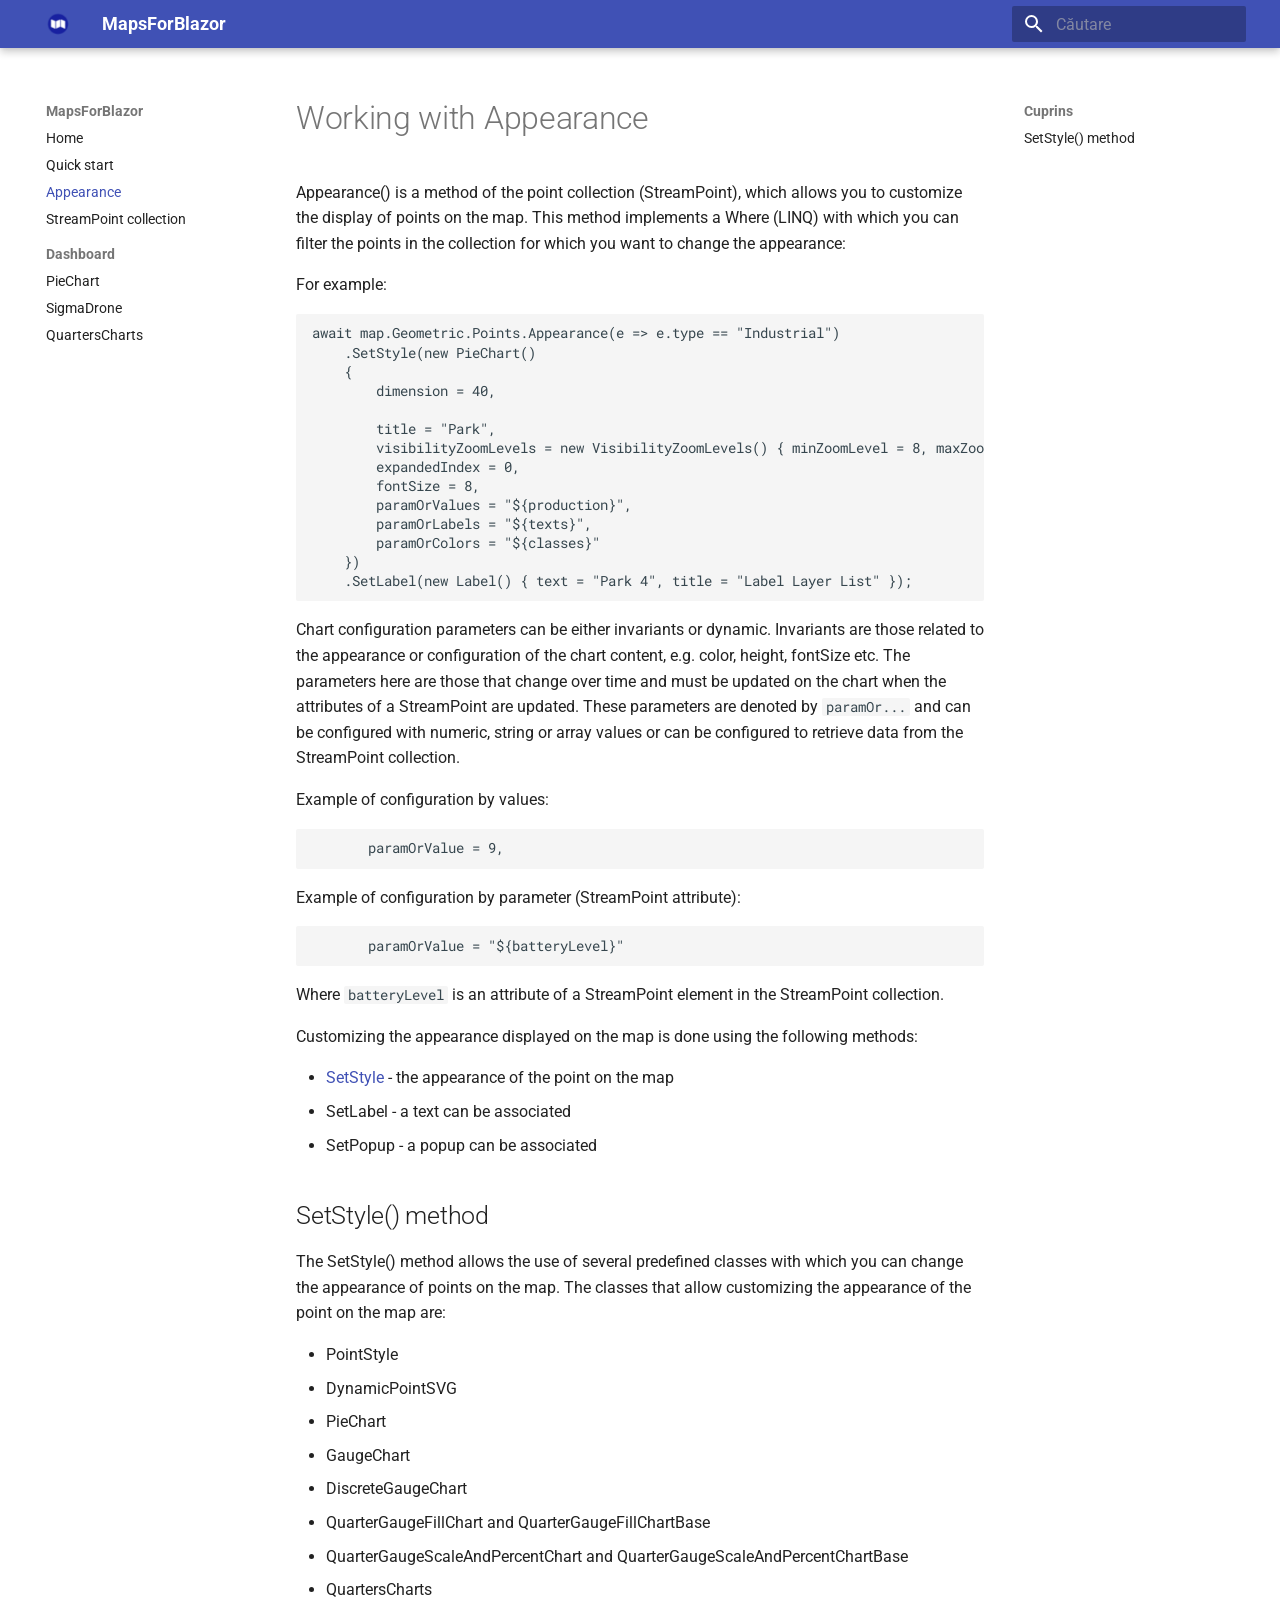
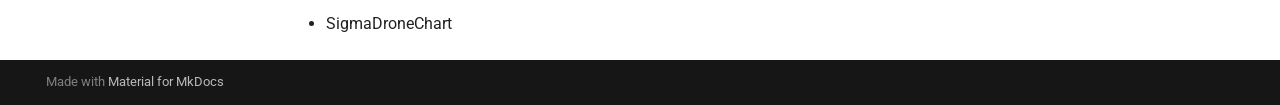
<file: Appearance/index.html>
<!doctype html>
<html lang="ro" class="no-js">
  <head>
    
      <meta charset="utf-8">
      <meta name="viewport" content="width=device-width,initial-scale=1">
      
      
      
      
        <link rel="prev" href="../QuickStart/">
      
      
        <link rel="next" href="../StreamPoint/">
      
      
      <link rel="icon" href="../assets/CAL.png">
      <meta name="generator" content="mkdocs-1.6.1, mkdocs-material-9.5.50">
    
    
      
        <title>Appearance - MapsForBlazor</title>
      
    
    
      <link rel="stylesheet" href="../assets/stylesheets/main.a40c8224.min.css">
      
        
        <link rel="stylesheet" href="../assets/stylesheets/palette.06af60db.min.css">
      
      


    
    
      
    
    
      
        
        
        <link rel="preconnect" href="https://fonts.gstatic.com" crossorigin>
        <link rel="stylesheet" href="https://fonts.googleapis.com/css?family=Roboto:300,300i,400,400i,700,700i%7CRoboto+Mono:400,400i,700,700i&display=fallback">
        <style>:root{--md-text-font:"Roboto";--md-code-font:"Roboto Mono"}</style>
      
    
    
    <script>__md_scope=new URL("..",location),__md_hash=e=>[...e].reduce(((e,_)=>(e<<5)-e+_.charCodeAt(0)),0),__md_get=(e,_=localStorage,t=__md_scope)=>JSON.parse(_.getItem(t.pathname+"."+e)),__md_set=(e,_,t=localStorage,a=__md_scope)=>{try{t.setItem(a.pathname+"."+e,JSON.stringify(_))}catch(e){}}</script>
    
      

    
    
    
  </head>
  
  
    
    
      
    
    
    
    
    <body dir="ltr" data-md-color-scheme="default" data-md-color-primary="indigo" data-md-color-accent="indigo">
  
    
    <input class="md-toggle" data-md-toggle="drawer" type="checkbox" id="__drawer" autocomplete="off">
    <input class="md-toggle" data-md-toggle="search" type="checkbox" id="__search" autocomplete="off">
    <label class="md-overlay" for="__drawer"></label>
    <div data-md-component="skip">
      
        
        <a href="#working-with-appearance" class="md-skip">
          Sari la conținut
        </a>
      
    </div>
    <div data-md-component="announce">
      
    </div>
    
    
      

  

<header class="md-header md-header--shadow" data-md-component="header">
  <nav class="md-header__inner md-grid" aria-label="Antet">
    <a href=".." title="MapsForBlazor" class="md-header__button md-logo" aria-label="MapsForBlazor" data-md-component="logo">
      
  <img src="../assets/CAL.png" alt="logo">

    </a>
    <label class="md-header__button md-icon" for="__drawer">
      
      <svg xmlns="http://www.w3.org/2000/svg" viewBox="0 0 24 24"><path d="M3 6h18v2H3zm0 5h18v2H3zm0 5h18v2H3z"/></svg>
    </label>
    <div class="md-header__title" data-md-component="header-title">
      <div class="md-header__ellipsis">
        <div class="md-header__topic">
          <span class="md-ellipsis">
            MapsForBlazor
          </span>
        </div>
        <div class="md-header__topic" data-md-component="header-topic">
          <span class="md-ellipsis">
            
              Appearance
            
          </span>
        </div>
      </div>
    </div>
    
      
        <form class="md-header__option" data-md-component="palette">
  
    
    
    
    <input class="md-option" data-md-color-media="" data-md-color-scheme="default" data-md-color-primary="indigo" data-md-color-accent="indigo"  aria-hidden="true"  type="radio" name="__palette" id="__palette_0">
    
  
    
    
    
    <input class="md-option" data-md-color-media="" data-md-color-scheme="slate" data-md-color-primary="indigo" data-md-color-accent="indigo"  aria-hidden="true"  type="radio" name="__palette" id="__palette_1">
    
  
</form>
      
    
    
      <script>var palette=__md_get("__palette");if(palette&&palette.color){if("(prefers-color-scheme)"===palette.color.media){var media=matchMedia("(prefers-color-scheme: light)"),input=document.querySelector(media.matches?"[data-md-color-media='(prefers-color-scheme: light)']":"[data-md-color-media='(prefers-color-scheme: dark)']");palette.color.media=input.getAttribute("data-md-color-media"),palette.color.scheme=input.getAttribute("data-md-color-scheme"),palette.color.primary=input.getAttribute("data-md-color-primary"),palette.color.accent=input.getAttribute("data-md-color-accent")}for(var[key,value]of Object.entries(palette.color))document.body.setAttribute("data-md-color-"+key,value)}</script>
    
    
    
      <label class="md-header__button md-icon" for="__search">
        
        <svg xmlns="http://www.w3.org/2000/svg" viewBox="0 0 24 24"><path d="M9.5 3A6.5 6.5 0 0 1 16 9.5c0 1.61-.59 3.09-1.56 4.23l.27.27h.79l5 5-1.5 1.5-5-5v-.79l-.27-.27A6.52 6.52 0 0 1 9.5 16 6.5 6.5 0 0 1 3 9.5 6.5 6.5 0 0 1 9.5 3m0 2C7 5 5 7 5 9.5S7 14 9.5 14 14 12 14 9.5 12 5 9.5 5"/></svg>
      </label>
      <div class="md-search" data-md-component="search" role="dialog">
  <label class="md-search__overlay" for="__search"></label>
  <div class="md-search__inner" role="search">
    <form class="md-search__form" name="search">
      <input type="text" class="md-search__input" name="query" aria-label="Căutare" placeholder="Căutare" autocapitalize="off" autocorrect="off" autocomplete="off" spellcheck="false" data-md-component="search-query" required>
      <label class="md-search__icon md-icon" for="__search">
        
        <svg xmlns="http://www.w3.org/2000/svg" viewBox="0 0 24 24"><path d="M9.5 3A6.5 6.5 0 0 1 16 9.5c0 1.61-.59 3.09-1.56 4.23l.27.27h.79l5 5-1.5 1.5-5-5v-.79l-.27-.27A6.52 6.52 0 0 1 9.5 16 6.5 6.5 0 0 1 3 9.5 6.5 6.5 0 0 1 9.5 3m0 2C7 5 5 7 5 9.5S7 14 9.5 14 14 12 14 9.5 12 5 9.5 5"/></svg>
        
        <svg xmlns="http://www.w3.org/2000/svg" viewBox="0 0 24 24"><path d="M20 11v2H8l5.5 5.5-1.42 1.42L4.16 12l7.92-7.92L13.5 5.5 8 11z"/></svg>
      </label>
      <nav class="md-search__options" aria-label="Caută">
        
        <button type="reset" class="md-search__icon md-icon" title="Resetează" aria-label="Resetează" tabindex="-1">
          
          <svg xmlns="http://www.w3.org/2000/svg" viewBox="0 0 24 24"><path d="M19 6.41 17.59 5 12 10.59 6.41 5 5 6.41 10.59 12 5 17.59 6.41 19 12 13.41 17.59 19 19 17.59 13.41 12z"/></svg>
        </button>
      </nav>
      
    </form>
    <div class="md-search__output">
      <div class="md-search__scrollwrap" tabindex="0" data-md-scrollfix>
        <div class="md-search-result" data-md-component="search-result">
          <div class="md-search-result__meta">
            Inițializare căutare
          </div>
          <ol class="md-search-result__list" role="presentation"></ol>
        </div>
      </div>
    </div>
  </div>
</div>
    
    
  </nav>
  
</header>
    
    <div class="md-container" data-md-component="container">
      
      
        
          
        
      
      <main class="md-main" data-md-component="main">
        <div class="md-main__inner md-grid">
          
            
              
              <div class="md-sidebar md-sidebar--primary" data-md-component="sidebar" data-md-type="navigation" >
                <div class="md-sidebar__scrollwrap">
                  <div class="md-sidebar__inner">
                    



<nav class="md-nav md-nav--primary" aria-label="Navigație" data-md-level="0">
  <label class="md-nav__title" for="__drawer">
    <a href=".." title="MapsForBlazor" class="md-nav__button md-logo" aria-label="MapsForBlazor" data-md-component="logo">
      
  <img src="../assets/CAL.png" alt="logo">

    </a>
    MapsForBlazor
  </label>
  
  <ul class="md-nav__list" data-md-scrollfix>
    
      
      
  
  
  
  
    <li class="md-nav__item">
      <a href=".." class="md-nav__link">
        
  
  <span class="md-ellipsis">
    Home
  </span>
  

      </a>
    </li>
  

    
      
      
  
  
  
  
    <li class="md-nav__item">
      <a href="../QuickStart/" class="md-nav__link">
        
  
  <span class="md-ellipsis">
    Quick start
  </span>
  

      </a>
    </li>
  

    
      
      
  
  
    
  
  
  
    <li class="md-nav__item md-nav__item--active">
      
      <input class="md-nav__toggle md-toggle" type="checkbox" id="__toc">
      
      
        
      
      
        <label class="md-nav__link md-nav__link--active" for="__toc">
          
  
  <span class="md-ellipsis">
    Appearance
  </span>
  

          <span class="md-nav__icon md-icon"></span>
        </label>
      
      <a href="./" class="md-nav__link md-nav__link--active">
        
  
  <span class="md-ellipsis">
    Appearance
  </span>
  

      </a>
      
        

<nav class="md-nav md-nav--secondary" aria-label="Cuprins">
  
  
  
    
  
  
    <label class="md-nav__title" for="__toc">
      <span class="md-nav__icon md-icon"></span>
      Cuprins
    </label>
    <ul class="md-nav__list" data-md-component="toc" data-md-scrollfix>
      
        <li class="md-nav__item">
  <a href="#setstyle-method" class="md-nav__link">
    <span class="md-ellipsis">
      SetStyle() method
    </span>
  </a>
  
</li>
      
    </ul>
  
</nav>
      
    </li>
  

    
      
      
  
  
  
  
    <li class="md-nav__item">
      <a href="../StreamPoint/" class="md-nav__link">
        
  
  <span class="md-ellipsis">
    StreamPoint collection
  </span>
  

      </a>
    </li>
  

    
      
      
  
  
  
  
    
    
    
      
        
        
      
    
    
    <li class="md-nav__item md-nav__item--section md-nav__item--nested">
      
        
        
          
        
        <input class="md-nav__toggle md-toggle md-toggle--indeterminate" type="checkbox" id="__nav_5" >
        
          
          <label class="md-nav__link" for="__nav_5" id="__nav_5_label" tabindex="">
            
  
  <span class="md-ellipsis">
    Dashboard
  </span>
  

            <span class="md-nav__icon md-icon"></span>
          </label>
        
        <nav class="md-nav" data-md-level="1" aria-labelledby="__nav_5_label" aria-expanded="false">
          <label class="md-nav__title" for="__nav_5">
            <span class="md-nav__icon md-icon"></span>
            Dashboard
          </label>
          <ul class="md-nav__list" data-md-scrollfix>
            
              
                
  
  
  
  
    <li class="md-nav__item">
      <a href="../PieChart/" class="md-nav__link">
        
  
  <span class="md-ellipsis">
    PieChart
  </span>
  

      </a>
    </li>
  

              
            
              
                
  
  
  
  
    <li class="md-nav__item">
      <a href="../Drone/" class="md-nav__link">
        
  
  <span class="md-ellipsis">
    SigmaDrone
  </span>
  

      </a>
    </li>
  

              
            
              
                
  
  
  
  
    <li class="md-nav__item">
      <a href="../QuartersCharts/" class="md-nav__link">
        
  
  <span class="md-ellipsis">
    QuartersCharts
  </span>
  

      </a>
    </li>
  

              
            
          </ul>
        </nav>
      
    </li>
  

    
  </ul>
</nav>
                  </div>
                </div>
              </div>
            
            
              
              <div class="md-sidebar md-sidebar--secondary" data-md-component="sidebar" data-md-type="toc" >
                <div class="md-sidebar__scrollwrap">
                  <div class="md-sidebar__inner">
                    

<nav class="md-nav md-nav--secondary" aria-label="Cuprins">
  
  
  
    
  
  
    <label class="md-nav__title" for="__toc">
      <span class="md-nav__icon md-icon"></span>
      Cuprins
    </label>
    <ul class="md-nav__list" data-md-component="toc" data-md-scrollfix>
      
        <li class="md-nav__item">
  <a href="#setstyle-method" class="md-nav__link">
    <span class="md-ellipsis">
      SetStyle() method
    </span>
  </a>
  
</li>
      
    </ul>
  
</nav>
                  </div>
                </div>
              </div>
            
          
          
            <div class="md-content" data-md-component="content">
              <article class="md-content__inner md-typeset">
                
                  


<h1 id="working-with-appearance">Working with Appearance</h1>
<p>Appearance() is a method of the point collection (StreamPoint), which allows you to customize the display of points on the map. This method implements a Where (LINQ) with which you can filter the points in the collection for which you want to change the appearance:</p>
<p>For example:</p>
<pre><code>await map.Geometric.Points.Appearance(e =&gt; e.type == "Industrial")
    .SetStyle(new PieChart()
    {
        dimension = 40,

        title = "Park",
        visibilityZoomLevels = new VisibilityZoomLevels() { minZoomLevel = 8, maxZoomLevel = 10 },
        expandedIndex = 0,
        fontSize = 8,
        paramOrValues = "${production}",
        paramOrLabels = "${texts}",
        paramOrColors = "${classes}"
    })
    .SetLabel(new Label() { text = "Park 4", title = "Label Layer List" });
</code></pre>
<p>Chart configuration parameters can be either invariants or dynamic. Invariants are those related to the appearance or configuration of the chart content, e.g. color, height, fontSize etc.
The parameters here are those that change over time and must be updated on the chart when the attributes of a StreamPoint are updated. 
These parameters are denoted by <code>paramOr...</code> and can be configured with numeric, string or array values ​​or can be configured to retrieve data from the StreamPoint collection.</p>
<p>Example of configuration by values:</p>
<pre><code>       paramOrValue = 9,
</code></pre>
<p>Example of configuration by parameter (StreamPoint attribute):</p>
<pre><code>       paramOrValue = "${batteryLevel}"
</code></pre>
<p>Where <code>batteryLevel</code> is an attribute of a StreamPoint element in the StreamPoint collection.</p>
<p>Customizing the appearance displayed on the map is done using the following methods:</p>
<ul>
<li><a href="https://github.com/ichim/MapsForBlazor-nuget/tree/main/StreamPoint%20Collection/Appearance/SetStyle">SetStyle</a> - the appearance of the point on the map</li>
<li>SetLabel - a text can be associated</li>
<li>SetPopup - a popup can be associated</li>
</ul>
<h2 id="setstyle-method">SetStyle() method</h2>
<p>The SetStyle() method allows the use of several predefined classes with which you can change the appearance of points on the map.
The classes that allow customizing the appearance of the point on the map are:</p>
<ul>
<li>PointStyle</li>
<li>DynamicPointSVG</li>
<li>PieChart</li>
<li>GaugeChart</li>
<li>DiscreteGaugeChart</li>
<li>QuarterGaugeFillChart and QuarterGaugeFillChartBase</li>
<li>QuarterGaugeScaleAndPercentChart and QuarterGaugeScaleAndPercentChartBase</li>
<li>QuartersCharts</li>
<li>SigmaDroneChart</li>
</ul>












                
              </article>
            </div>
          
          
<script>var target=document.getElementById(location.hash.slice(1));target&&target.name&&(target.checked=target.name.startsWith("__tabbed_"))</script>
        </div>
        
      </main>
      
        <footer class="md-footer">
  
  <div class="md-footer-meta md-typeset">
    <div class="md-footer-meta__inner md-grid">
      <div class="md-copyright">
  
  
    Made with
    <a href="https://squidfunk.github.io/mkdocs-material/" target="_blank" rel="noopener">
      Material for MkDocs
    </a>
  
</div>
      
    </div>
  </div>
</footer>
      
    </div>
    <div class="md-dialog" data-md-component="dialog">
      <div class="md-dialog__inner md-typeset"></div>
    </div>
    
    
    <script id="__config" type="application/json">{"base": "..", "features": ["navigation.sections", "navigation.expand"], "search": "../assets/javascripts/workers/search.f8cc74c7.min.js", "translations": {"clipboard.copied": "Copiat \u00een clipboard", "clipboard.copy": "Copiaz\u0103 \u00een clipboard", "search.result.more.one": "\u00cenc\u0103 1 pe aceast\u0103 pagin\u0103", "search.result.more.other": "\u00cenc\u0103 # pe aceast\u0103 pagin\u0103", "search.result.none": "Nu a fost g\u0103sit niciun document", "search.result.one": "1 document g\u0103sit", "search.result.other": "# documente g\u0103site", "search.result.placeholder": "Tasteaz\u0103 pentru a \u00eencepe c\u0103utarea", "search.result.term.missing": "Lips\u0103", "select.version": "Selecteaz\u0103 versuine"}}</script>
    
    
      <script src="../assets/javascripts/bundle.60a45f97.min.js"></script>
      
    
  </body>
</html>
</file>
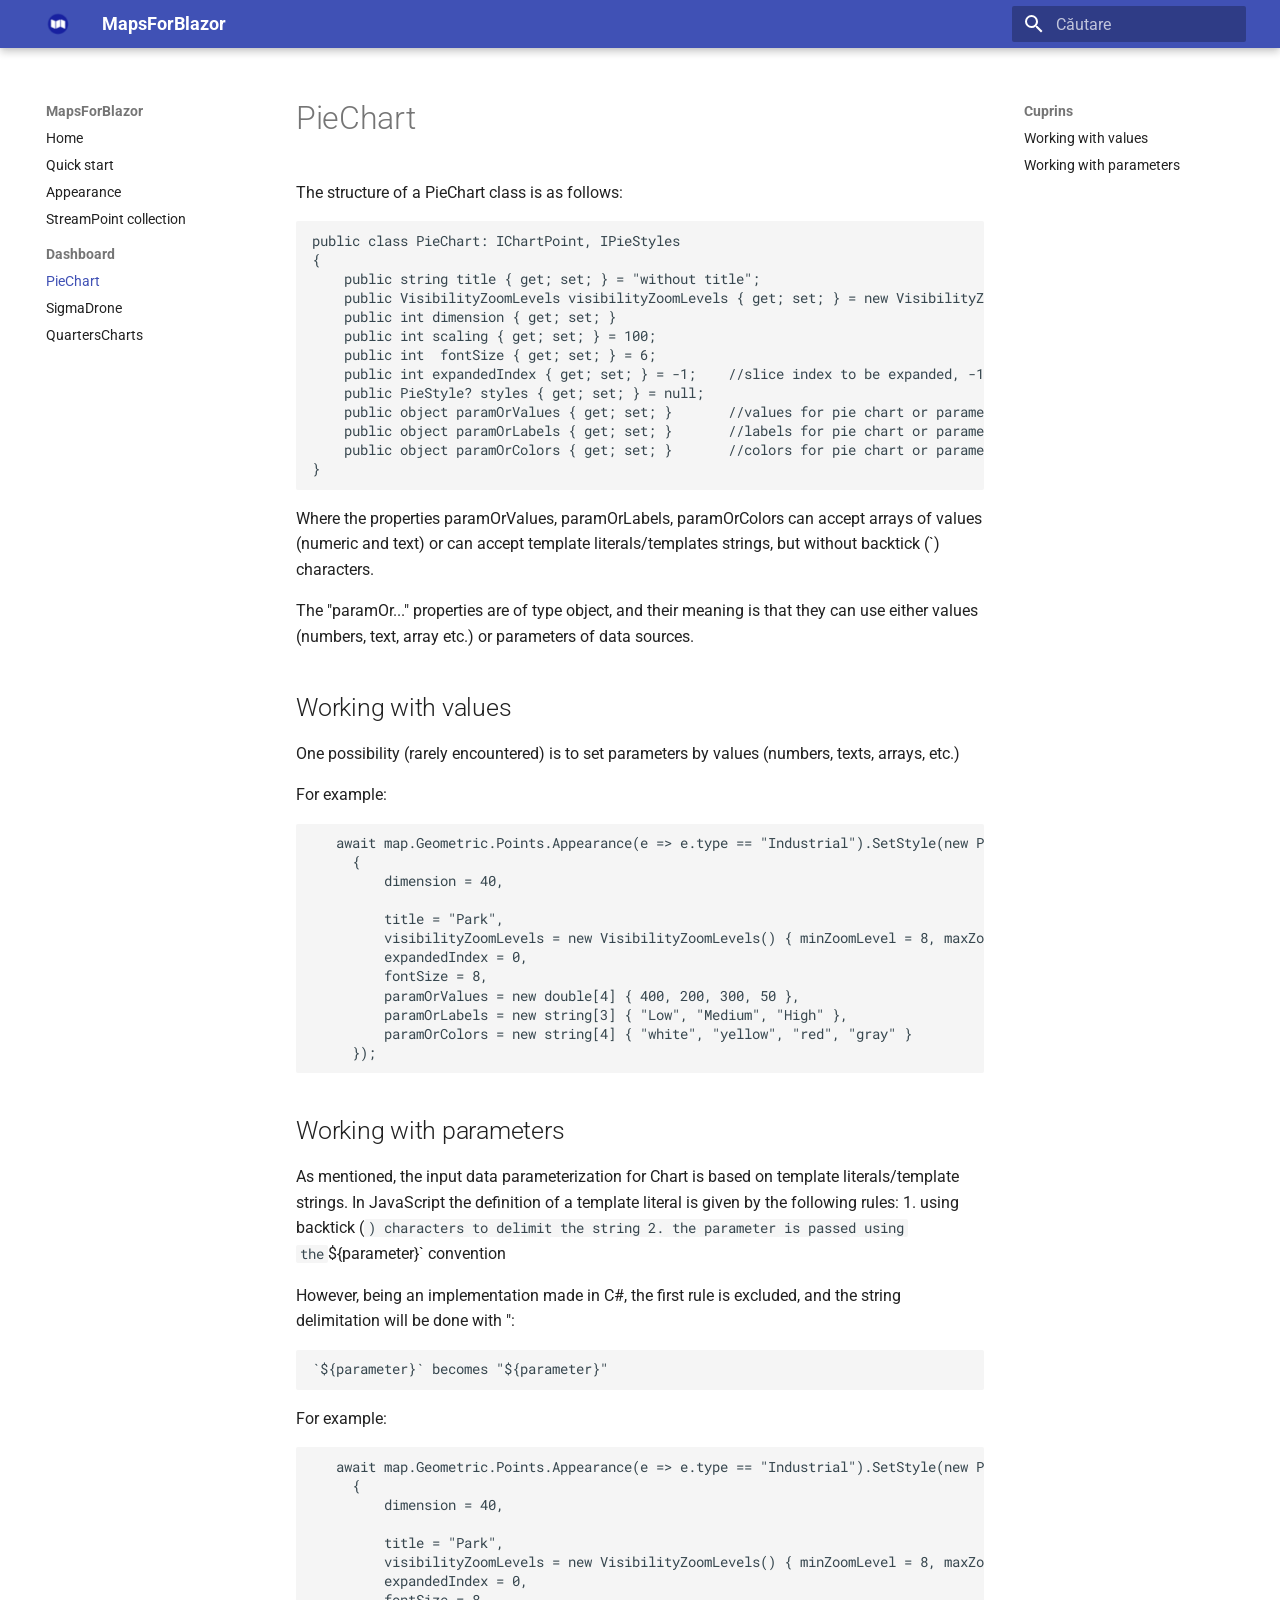
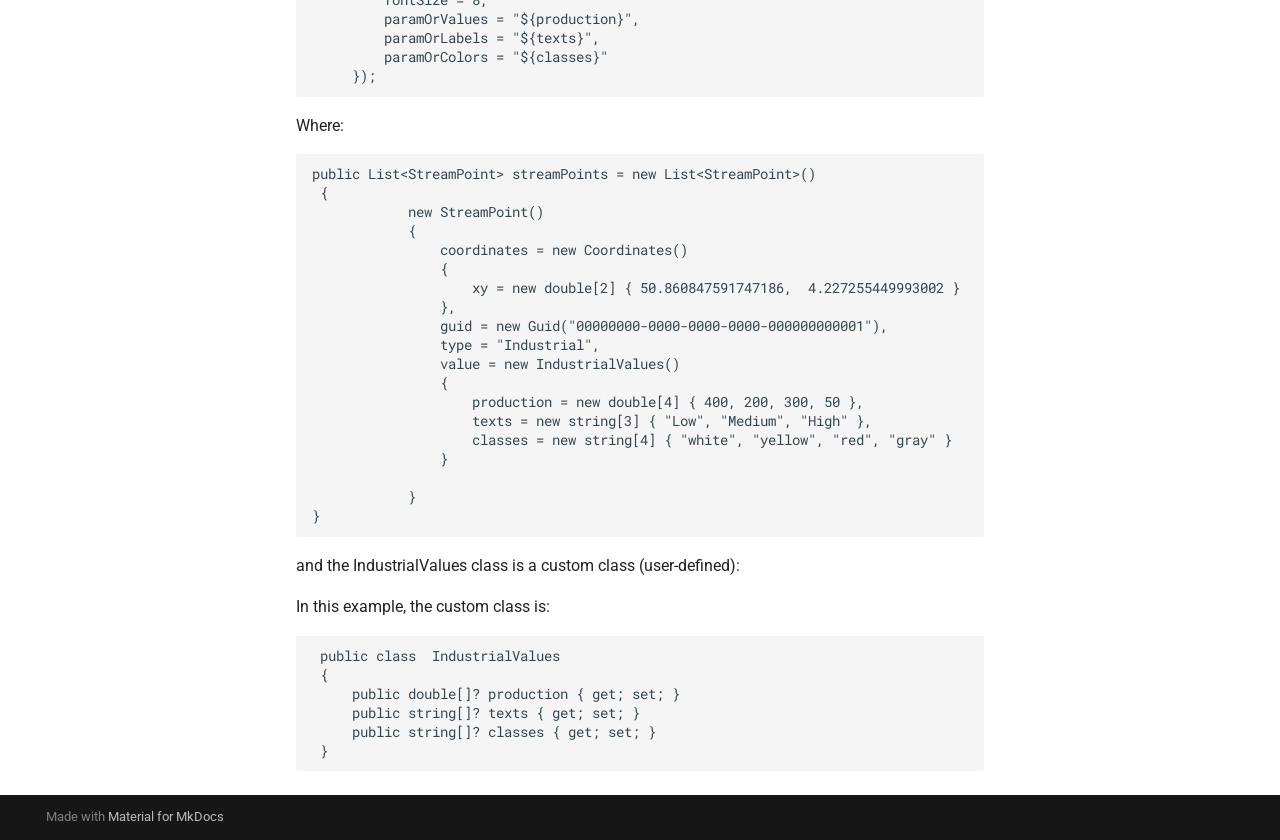
<file: PieChart/index.html>
<!doctype html>
<html lang="ro" class="no-js">
  <head>
    
      <meta charset="utf-8">
      <meta name="viewport" content="width=device-width,initial-scale=1">
      
      
      
      
        <link rel="prev" href="../StreamPoint/">
      
      
        <link rel="next" href="../Drone/">
      
      
      <link rel="icon" href="../assets/CAL.png">
      <meta name="generator" content="mkdocs-1.6.1, mkdocs-material-9.5.50">
    
    
      
        <title>PieChart - MapsForBlazor</title>
      
    
    
      <link rel="stylesheet" href="../assets/stylesheets/main.a40c8224.min.css">
      
        
        <link rel="stylesheet" href="../assets/stylesheets/palette.06af60db.min.css">
      
      


    
    
      
    
    
      
        
        
        <link rel="preconnect" href="https://fonts.gstatic.com" crossorigin>
        <link rel="stylesheet" href="https://fonts.googleapis.com/css?family=Roboto:300,300i,400,400i,700,700i%7CRoboto+Mono:400,400i,700,700i&display=fallback">
        <style>:root{--md-text-font:"Roboto";--md-code-font:"Roboto Mono"}</style>
      
    
    
    <script>__md_scope=new URL("..",location),__md_hash=e=>[...e].reduce(((e,_)=>(e<<5)-e+_.charCodeAt(0)),0),__md_get=(e,_=localStorage,t=__md_scope)=>JSON.parse(_.getItem(t.pathname+"."+e)),__md_set=(e,_,t=localStorage,a=__md_scope)=>{try{t.setItem(a.pathname+"."+e,JSON.stringify(_))}catch(e){}}</script>
    
      

    
    
    
  </head>
  
  
    
    
      
    
    
    
    
    <body dir="ltr" data-md-color-scheme="default" data-md-color-primary="indigo" data-md-color-accent="indigo">
  
    
    <input class="md-toggle" data-md-toggle="drawer" type="checkbox" id="__drawer" autocomplete="off">
    <input class="md-toggle" data-md-toggle="search" type="checkbox" id="__search" autocomplete="off">
    <label class="md-overlay" for="__drawer"></label>
    <div data-md-component="skip">
      
        
        <a href="#piechart" class="md-skip">
          Sari la conținut
        </a>
      
    </div>
    <div data-md-component="announce">
      
    </div>
    
    
      

  

<header class="md-header md-header--shadow" data-md-component="header">
  <nav class="md-header__inner md-grid" aria-label="Antet">
    <a href=".." title="MapsForBlazor" class="md-header__button md-logo" aria-label="MapsForBlazor" data-md-component="logo">
      
  <img src="../assets/CAL.png" alt="logo">

    </a>
    <label class="md-header__button md-icon" for="__drawer">
      
      <svg xmlns="http://www.w3.org/2000/svg" viewBox="0 0 24 24"><path d="M3 6h18v2H3zm0 5h18v2H3zm0 5h18v2H3z"/></svg>
    </label>
    <div class="md-header__title" data-md-component="header-title">
      <div class="md-header__ellipsis">
        <div class="md-header__topic">
          <span class="md-ellipsis">
            MapsForBlazor
          </span>
        </div>
        <div class="md-header__topic" data-md-component="header-topic">
          <span class="md-ellipsis">
            
              PieChart
            
          </span>
        </div>
      </div>
    </div>
    
      
        <form class="md-header__option" data-md-component="palette">
  
    
    
    
    <input class="md-option" data-md-color-media="" data-md-color-scheme="default" data-md-color-primary="indigo" data-md-color-accent="indigo"  aria-hidden="true"  type="radio" name="__palette" id="__palette_0">
    
  
    
    
    
    <input class="md-option" data-md-color-media="" data-md-color-scheme="slate" data-md-color-primary="indigo" data-md-color-accent="indigo"  aria-hidden="true"  type="radio" name="__palette" id="__palette_1">
    
  
</form>
      
    
    
      <script>var palette=__md_get("__palette");if(palette&&palette.color){if("(prefers-color-scheme)"===palette.color.media){var media=matchMedia("(prefers-color-scheme: light)"),input=document.querySelector(media.matches?"[data-md-color-media='(prefers-color-scheme: light)']":"[data-md-color-media='(prefers-color-scheme: dark)']");palette.color.media=input.getAttribute("data-md-color-media"),palette.color.scheme=input.getAttribute("data-md-color-scheme"),palette.color.primary=input.getAttribute("data-md-color-primary"),palette.color.accent=input.getAttribute("data-md-color-accent")}for(var[key,value]of Object.entries(palette.color))document.body.setAttribute("data-md-color-"+key,value)}</script>
    
    
    
      <label class="md-header__button md-icon" for="__search">
        
        <svg xmlns="http://www.w3.org/2000/svg" viewBox="0 0 24 24"><path d="M9.5 3A6.5 6.5 0 0 1 16 9.5c0 1.61-.59 3.09-1.56 4.23l.27.27h.79l5 5-1.5 1.5-5-5v-.79l-.27-.27A6.52 6.52 0 0 1 9.5 16 6.5 6.5 0 0 1 3 9.5 6.5 6.5 0 0 1 9.5 3m0 2C7 5 5 7 5 9.5S7 14 9.5 14 14 12 14 9.5 12 5 9.5 5"/></svg>
      </label>
      <div class="md-search" data-md-component="search" role="dialog">
  <label class="md-search__overlay" for="__search"></label>
  <div class="md-search__inner" role="search">
    <form class="md-search__form" name="search">
      <input type="text" class="md-search__input" name="query" aria-label="Căutare" placeholder="Căutare" autocapitalize="off" autocorrect="off" autocomplete="off" spellcheck="false" data-md-component="search-query" required>
      <label class="md-search__icon md-icon" for="__search">
        
        <svg xmlns="http://www.w3.org/2000/svg" viewBox="0 0 24 24"><path d="M9.5 3A6.5 6.5 0 0 1 16 9.5c0 1.61-.59 3.09-1.56 4.23l.27.27h.79l5 5-1.5 1.5-5-5v-.79l-.27-.27A6.52 6.52 0 0 1 9.5 16 6.5 6.5 0 0 1 3 9.5 6.5 6.5 0 0 1 9.5 3m0 2C7 5 5 7 5 9.5S7 14 9.5 14 14 12 14 9.5 12 5 9.5 5"/></svg>
        
        <svg xmlns="http://www.w3.org/2000/svg" viewBox="0 0 24 24"><path d="M20 11v2H8l5.5 5.5-1.42 1.42L4.16 12l7.92-7.92L13.5 5.5 8 11z"/></svg>
      </label>
      <nav class="md-search__options" aria-label="Caută">
        
        <button type="reset" class="md-search__icon md-icon" title="Resetează" aria-label="Resetează" tabindex="-1">
          
          <svg xmlns="http://www.w3.org/2000/svg" viewBox="0 0 24 24"><path d="M19 6.41 17.59 5 12 10.59 6.41 5 5 6.41 10.59 12 5 17.59 6.41 19 12 13.41 17.59 19 19 17.59 13.41 12z"/></svg>
        </button>
      </nav>
      
    </form>
    <div class="md-search__output">
      <div class="md-search__scrollwrap" tabindex="0" data-md-scrollfix>
        <div class="md-search-result" data-md-component="search-result">
          <div class="md-search-result__meta">
            Inițializare căutare
          </div>
          <ol class="md-search-result__list" role="presentation"></ol>
        </div>
      </div>
    </div>
  </div>
</div>
    
    
  </nav>
  
</header>
    
    <div class="md-container" data-md-component="container">
      
      
        
          
        
      
      <main class="md-main" data-md-component="main">
        <div class="md-main__inner md-grid">
          
            
              
              <div class="md-sidebar md-sidebar--primary" data-md-component="sidebar" data-md-type="navigation" >
                <div class="md-sidebar__scrollwrap">
                  <div class="md-sidebar__inner">
                    



<nav class="md-nav md-nav--primary" aria-label="Navigație" data-md-level="0">
  <label class="md-nav__title" for="__drawer">
    <a href=".." title="MapsForBlazor" class="md-nav__button md-logo" aria-label="MapsForBlazor" data-md-component="logo">
      
  <img src="../assets/CAL.png" alt="logo">

    </a>
    MapsForBlazor
  </label>
  
  <ul class="md-nav__list" data-md-scrollfix>
    
      
      
  
  
  
  
    <li class="md-nav__item">
      <a href=".." class="md-nav__link">
        
  
  <span class="md-ellipsis">
    Home
  </span>
  

      </a>
    </li>
  

    
      
      
  
  
  
  
    <li class="md-nav__item">
      <a href="../QuickStart/" class="md-nav__link">
        
  
  <span class="md-ellipsis">
    Quick start
  </span>
  

      </a>
    </li>
  

    
      
      
  
  
  
  
    <li class="md-nav__item">
      <a href="../Appearance/" class="md-nav__link">
        
  
  <span class="md-ellipsis">
    Appearance
  </span>
  

      </a>
    </li>
  

    
      
      
  
  
  
  
    <li class="md-nav__item">
      <a href="../StreamPoint/" class="md-nav__link">
        
  
  <span class="md-ellipsis">
    StreamPoint collection
  </span>
  

      </a>
    </li>
  

    
      
      
  
  
    
  
  
  
    
    
    
      
        
        
      
    
    
    <li class="md-nav__item md-nav__item--active md-nav__item--section md-nav__item--nested">
      
        
        
        <input class="md-nav__toggle md-toggle " type="checkbox" id="__nav_5" checked>
        
          
          <label class="md-nav__link" for="__nav_5" id="__nav_5_label" tabindex="">
            
  
  <span class="md-ellipsis">
    Dashboard
  </span>
  

            <span class="md-nav__icon md-icon"></span>
          </label>
        
        <nav class="md-nav" data-md-level="1" aria-labelledby="__nav_5_label" aria-expanded="true">
          <label class="md-nav__title" for="__nav_5">
            <span class="md-nav__icon md-icon"></span>
            Dashboard
          </label>
          <ul class="md-nav__list" data-md-scrollfix>
            
              
                
  
  
    
  
  
  
    <li class="md-nav__item md-nav__item--active">
      
      <input class="md-nav__toggle md-toggle" type="checkbox" id="__toc">
      
      
        
      
      
        <label class="md-nav__link md-nav__link--active" for="__toc">
          
  
  <span class="md-ellipsis">
    PieChart
  </span>
  

          <span class="md-nav__icon md-icon"></span>
        </label>
      
      <a href="./" class="md-nav__link md-nav__link--active">
        
  
  <span class="md-ellipsis">
    PieChart
  </span>
  

      </a>
      
        

<nav class="md-nav md-nav--secondary" aria-label="Cuprins">
  
  
  
    
  
  
    <label class="md-nav__title" for="__toc">
      <span class="md-nav__icon md-icon"></span>
      Cuprins
    </label>
    <ul class="md-nav__list" data-md-component="toc" data-md-scrollfix>
      
        <li class="md-nav__item">
  <a href="#working-with-values" class="md-nav__link">
    <span class="md-ellipsis">
      Working with values
    </span>
  </a>
  
</li>
      
        <li class="md-nav__item">
  <a href="#working-with-parameters" class="md-nav__link">
    <span class="md-ellipsis">
      Working with parameters
    </span>
  </a>
  
</li>
      
    </ul>
  
</nav>
      
    </li>
  

              
            
              
                
  
  
  
  
    <li class="md-nav__item">
      <a href="../Drone/" class="md-nav__link">
        
  
  <span class="md-ellipsis">
    SigmaDrone
  </span>
  

      </a>
    </li>
  

              
            
              
                
  
  
  
  
    <li class="md-nav__item">
      <a href="../QuartersCharts/" class="md-nav__link">
        
  
  <span class="md-ellipsis">
    QuartersCharts
  </span>
  

      </a>
    </li>
  

              
            
          </ul>
        </nav>
      
    </li>
  

    
  </ul>
</nav>
                  </div>
                </div>
              </div>
            
            
              
              <div class="md-sidebar md-sidebar--secondary" data-md-component="sidebar" data-md-type="toc" >
                <div class="md-sidebar__scrollwrap">
                  <div class="md-sidebar__inner">
                    

<nav class="md-nav md-nav--secondary" aria-label="Cuprins">
  
  
  
    
  
  
    <label class="md-nav__title" for="__toc">
      <span class="md-nav__icon md-icon"></span>
      Cuprins
    </label>
    <ul class="md-nav__list" data-md-component="toc" data-md-scrollfix>
      
        <li class="md-nav__item">
  <a href="#working-with-values" class="md-nav__link">
    <span class="md-ellipsis">
      Working with values
    </span>
  </a>
  
</li>
      
        <li class="md-nav__item">
  <a href="#working-with-parameters" class="md-nav__link">
    <span class="md-ellipsis">
      Working with parameters
    </span>
  </a>
  
</li>
      
    </ul>
  
</nav>
                  </div>
                </div>
              </div>
            
          
          
            <div class="md-content" data-md-component="content">
              <article class="md-content__inner md-typeset">
                
                  


<h1 id="piechart">PieChart</h1>
<p>The structure of a PieChart class is as follows:</p>
<pre><code>public class PieChart: IChartPoint, IPieStyles
{
    public string title { get; set; } = "without title";
    public VisibilityZoomLevels visibilityZoomLevels { get; set; } = new VisibilityZoomLevels();
    public int dimension { get; set; }
    public int scaling { get; set; } = 100;
    public int  fontSize { get; set; } = 6;
    public int expandedIndex { get; set; } = -1;    //slice index to be expanded, -1 means no slice is expanded
    public PieStyle? styles { get; set; } = null;
    public object paramOrValues { get; set; }       //values for pie chart or parameter ${parameterValues}
    public object paramOrLabels { get; set; }       //labels for pie chart or parameter ${parameterLabels}
    public object paramOrColors { get; set; }       //colors for pie chart or parameter ${parameterColors}
}
</code></pre>
<p>Where the properties paramOrValues, paramOrLabels, paramOrColors can accept arrays of values ​​(numeric and text) or can accept template literals/templates strings, but without backtick (`) characters.</p>
<p>The "paramOr..." properties are of type object, and their meaning is that they can use either values ​​(numbers, text, array etc.) or parameters of data sources.</p>
<h2 id="working-with-values">Working with values</h2>
<p>One possibility (rarely encountered) is to set parameters by values ​​(numbers, texts, arrays, etc.)</p>
<p>For example:</p>
<pre><code>   await map.Geometric.Points.Appearance(e =&gt; e.type == "Industrial").SetStyle(new PieChart()
     {
         dimension = 40,

         title = "Park",
         visibilityZoomLevels = new VisibilityZoomLevels() { minZoomLevel = 8, maxZoomLevel = 10 },
         expandedIndex = 0,
         fontSize = 8,
         paramOrValues = new double[4] { 400, 200, 300, 50 },
         paramOrLabels = new string[3] { "Low", "Medium", "High" },
         paramOrColors = new string[4] { "white", "yellow", "red", "gray" }
     });
</code></pre>
<h2 id="working-with-parameters">Working with parameters</h2>
<p>As mentioned, the input data parameterization for Chart is based on template literals/template strings.
In JavaScript the definition of a template literal is given by the following rules:
1. using backtick (<code>) characters to delimit the string
2. the parameter is passed using the</code>${parameter}` convention</p>
<p>However, being an implementation made in C#, the first rule is excluded, and the string delimitation will be done with ":</p>
<pre><code>`${parameter}` becomes "${parameter}"
</code></pre>
<p>For example:</p>
<pre><code>   await map.Geometric.Points.Appearance(e =&gt; e.type == "Industrial").SetStyle(new PieChart()
     {
         dimension = 40,

         title = "Park",
         visibilityZoomLevels = new VisibilityZoomLevels() { minZoomLevel = 8, maxZoomLevel = 10 },
         expandedIndex = 0,
         fontSize = 8,
         paramOrValues = "${production}",
         paramOrLabels = "${texts}",
         paramOrColors = "${classes}"
     });
</code></pre>
<p>Where:</p>
<pre><code>public List&lt;StreamPoint&gt; streamPoints = new List&lt;StreamPoint&gt;()
 {
            new StreamPoint()
            {
                coordinates = new Coordinates()
                {
                    xy = new double[2] { 50.860847591747186,  4.227255449993002 }
                },
                guid = new Guid("00000000-0000-0000-0000-000000000001"),
                type = "Industrial",
                value = new IndustrialValues()
                {
                    production = new double[4] { 400, 200, 300, 50 },
                    texts = new string[3] { "Low", "Medium", "High" },
                    classes = new string[4] { "white", "yellow", "red", "gray" }
                }

            }
}
</code></pre>
<p>and the IndustrialValues class is a custom class (user-defined):</p>
<p>In this example, the custom class is:</p>
<pre><code> public class  IndustrialValues
 {
     public double[]? production { get; set; }
     public string[]? texts { get; set; }
     public string[]? classes { get; set; }
 }
</code></pre>












                
              </article>
            </div>
          
          
<script>var target=document.getElementById(location.hash.slice(1));target&&target.name&&(target.checked=target.name.startsWith("__tabbed_"))</script>
        </div>
        
      </main>
      
        <footer class="md-footer">
  
  <div class="md-footer-meta md-typeset">
    <div class="md-footer-meta__inner md-grid">
      <div class="md-copyright">
  
  
    Made with
    <a href="https://squidfunk.github.io/mkdocs-material/" target="_blank" rel="noopener">
      Material for MkDocs
    </a>
  
</div>
      
    </div>
  </div>
</footer>
      
    </div>
    <div class="md-dialog" data-md-component="dialog">
      <div class="md-dialog__inner md-typeset"></div>
    </div>
    
    
    <script id="__config" type="application/json">{"base": "..", "features": ["navigation.sections", "navigation.expand"], "search": "../assets/javascripts/workers/search.f8cc74c7.min.js", "translations": {"clipboard.copied": "Copiat \u00een clipboard", "clipboard.copy": "Copiaz\u0103 \u00een clipboard", "search.result.more.one": "\u00cenc\u0103 1 pe aceast\u0103 pagin\u0103", "search.result.more.other": "\u00cenc\u0103 # pe aceast\u0103 pagin\u0103", "search.result.none": "Nu a fost g\u0103sit niciun document", "search.result.one": "1 document g\u0103sit", "search.result.other": "# documente g\u0103site", "search.result.placeholder": "Tasteaz\u0103 pentru a \u00eencepe c\u0103utarea", "search.result.term.missing": "Lips\u0103", "select.version": "Selecteaz\u0103 versuine"}}</script>
    
    
      <script src="../assets/javascripts/bundle.60a45f97.min.js"></script>
      
    
  </body>
</html>
</file>
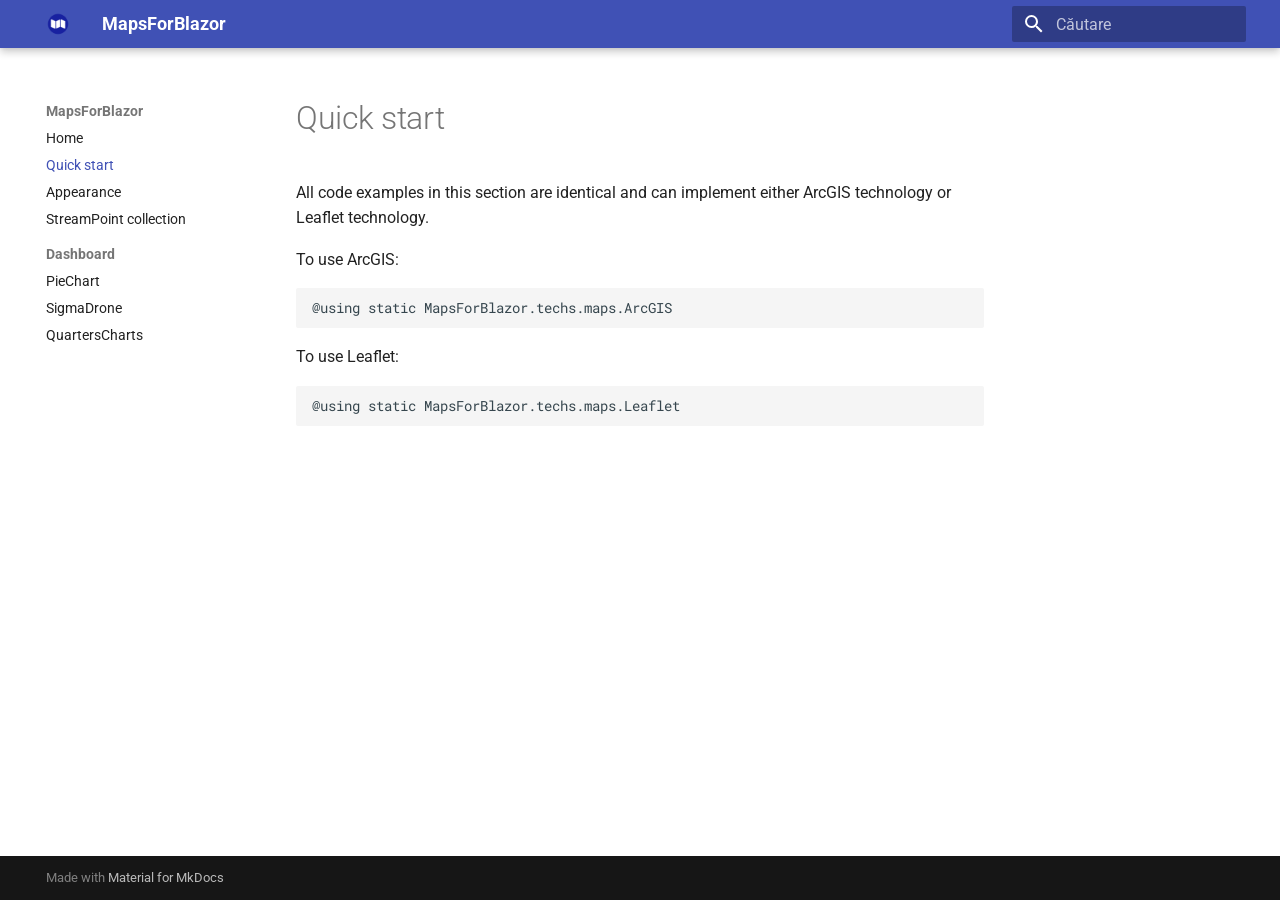
<file: QuickStart/index.html>
<!doctype html>
<html lang="ro" class="no-js">
  <head>
    
      <meta charset="utf-8">
      <meta name="viewport" content="width=device-width,initial-scale=1">
      
      
      
      
        <link rel="prev" href="..">
      
      
        <link rel="next" href="../Appearance/">
      
      
      <link rel="icon" href="../assets/CAL.png">
      <meta name="generator" content="mkdocs-1.6.1, mkdocs-material-9.5.50">
    
    
      
        <title>Quick start - MapsForBlazor</title>
      
    
    
      <link rel="stylesheet" href="../assets/stylesheets/main.a40c8224.min.css">
      
        
        <link rel="stylesheet" href="../assets/stylesheets/palette.06af60db.min.css">
      
      


    
    
      
    
    
      
        
        
        <link rel="preconnect" href="https://fonts.gstatic.com" crossorigin>
        <link rel="stylesheet" href="https://fonts.googleapis.com/css?family=Roboto:300,300i,400,400i,700,700i%7CRoboto+Mono:400,400i,700,700i&display=fallback">
        <style>:root{--md-text-font:"Roboto";--md-code-font:"Roboto Mono"}</style>
      
    
    
    <script>__md_scope=new URL("..",location),__md_hash=e=>[...e].reduce(((e,_)=>(e<<5)-e+_.charCodeAt(0)),0),__md_get=(e,_=localStorage,t=__md_scope)=>JSON.parse(_.getItem(t.pathname+"."+e)),__md_set=(e,_,t=localStorage,a=__md_scope)=>{try{t.setItem(a.pathname+"."+e,JSON.stringify(_))}catch(e){}}</script>
    
      

    
    
    
  </head>
  
  
    
    
      
    
    
    
    
    <body dir="ltr" data-md-color-scheme="default" data-md-color-primary="indigo" data-md-color-accent="indigo">
  
    
    <input class="md-toggle" data-md-toggle="drawer" type="checkbox" id="__drawer" autocomplete="off">
    <input class="md-toggle" data-md-toggle="search" type="checkbox" id="__search" autocomplete="off">
    <label class="md-overlay" for="__drawer"></label>
    <div data-md-component="skip">
      
        
        <a href="#quick-start" class="md-skip">
          Sari la conținut
        </a>
      
    </div>
    <div data-md-component="announce">
      
    </div>
    
    
      

  

<header class="md-header md-header--shadow" data-md-component="header">
  <nav class="md-header__inner md-grid" aria-label="Antet">
    <a href=".." title="MapsForBlazor" class="md-header__button md-logo" aria-label="MapsForBlazor" data-md-component="logo">
      
  <img src="../assets/CAL.png" alt="logo">

    </a>
    <label class="md-header__button md-icon" for="__drawer">
      
      <svg xmlns="http://www.w3.org/2000/svg" viewBox="0 0 24 24"><path d="M3 6h18v2H3zm0 5h18v2H3zm0 5h18v2H3z"/></svg>
    </label>
    <div class="md-header__title" data-md-component="header-title">
      <div class="md-header__ellipsis">
        <div class="md-header__topic">
          <span class="md-ellipsis">
            MapsForBlazor
          </span>
        </div>
        <div class="md-header__topic" data-md-component="header-topic">
          <span class="md-ellipsis">
            
              Quick start
            
          </span>
        </div>
      </div>
    </div>
    
      
        <form class="md-header__option" data-md-component="palette">
  
    
    
    
    <input class="md-option" data-md-color-media="" data-md-color-scheme="default" data-md-color-primary="indigo" data-md-color-accent="indigo"  aria-hidden="true"  type="radio" name="__palette" id="__palette_0">
    
  
    
    
    
    <input class="md-option" data-md-color-media="" data-md-color-scheme="slate" data-md-color-primary="indigo" data-md-color-accent="indigo"  aria-hidden="true"  type="radio" name="__palette" id="__palette_1">
    
  
</form>
      
    
    
      <script>var palette=__md_get("__palette");if(palette&&palette.color){if("(prefers-color-scheme)"===palette.color.media){var media=matchMedia("(prefers-color-scheme: light)"),input=document.querySelector(media.matches?"[data-md-color-media='(prefers-color-scheme: light)']":"[data-md-color-media='(prefers-color-scheme: dark)']");palette.color.media=input.getAttribute("data-md-color-media"),palette.color.scheme=input.getAttribute("data-md-color-scheme"),palette.color.primary=input.getAttribute("data-md-color-primary"),palette.color.accent=input.getAttribute("data-md-color-accent")}for(var[key,value]of Object.entries(palette.color))document.body.setAttribute("data-md-color-"+key,value)}</script>
    
    
    
      <label class="md-header__button md-icon" for="__search">
        
        <svg xmlns="http://www.w3.org/2000/svg" viewBox="0 0 24 24"><path d="M9.5 3A6.5 6.5 0 0 1 16 9.5c0 1.61-.59 3.09-1.56 4.23l.27.27h.79l5 5-1.5 1.5-5-5v-.79l-.27-.27A6.52 6.52 0 0 1 9.5 16 6.5 6.5 0 0 1 3 9.5 6.5 6.5 0 0 1 9.5 3m0 2C7 5 5 7 5 9.5S7 14 9.5 14 14 12 14 9.5 12 5 9.5 5"/></svg>
      </label>
      <div class="md-search" data-md-component="search" role="dialog">
  <label class="md-search__overlay" for="__search"></label>
  <div class="md-search__inner" role="search">
    <form class="md-search__form" name="search">
      <input type="text" class="md-search__input" name="query" aria-label="Căutare" placeholder="Căutare" autocapitalize="off" autocorrect="off" autocomplete="off" spellcheck="false" data-md-component="search-query" required>
      <label class="md-search__icon md-icon" for="__search">
        
        <svg xmlns="http://www.w3.org/2000/svg" viewBox="0 0 24 24"><path d="M9.5 3A6.5 6.5 0 0 1 16 9.5c0 1.61-.59 3.09-1.56 4.23l.27.27h.79l5 5-1.5 1.5-5-5v-.79l-.27-.27A6.52 6.52 0 0 1 9.5 16 6.5 6.5 0 0 1 3 9.5 6.5 6.5 0 0 1 9.5 3m0 2C7 5 5 7 5 9.5S7 14 9.5 14 14 12 14 9.5 12 5 9.5 5"/></svg>
        
        <svg xmlns="http://www.w3.org/2000/svg" viewBox="0 0 24 24"><path d="M20 11v2H8l5.5 5.5-1.42 1.42L4.16 12l7.92-7.92L13.5 5.5 8 11z"/></svg>
      </label>
      <nav class="md-search__options" aria-label="Caută">
        
        <button type="reset" class="md-search__icon md-icon" title="Resetează" aria-label="Resetează" tabindex="-1">
          
          <svg xmlns="http://www.w3.org/2000/svg" viewBox="0 0 24 24"><path d="M19 6.41 17.59 5 12 10.59 6.41 5 5 6.41 10.59 12 5 17.59 6.41 19 12 13.41 17.59 19 19 17.59 13.41 12z"/></svg>
        </button>
      </nav>
      
    </form>
    <div class="md-search__output">
      <div class="md-search__scrollwrap" tabindex="0" data-md-scrollfix>
        <div class="md-search-result" data-md-component="search-result">
          <div class="md-search-result__meta">
            Inițializare căutare
          </div>
          <ol class="md-search-result__list" role="presentation"></ol>
        </div>
      </div>
    </div>
  </div>
</div>
    
    
  </nav>
  
</header>
    
    <div class="md-container" data-md-component="container">
      
      
        
          
        
      
      <main class="md-main" data-md-component="main">
        <div class="md-main__inner md-grid">
          
            
              
              <div class="md-sidebar md-sidebar--primary" data-md-component="sidebar" data-md-type="navigation" >
                <div class="md-sidebar__scrollwrap">
                  <div class="md-sidebar__inner">
                    



<nav class="md-nav md-nav--primary" aria-label="Navigație" data-md-level="0">
  <label class="md-nav__title" for="__drawer">
    <a href=".." title="MapsForBlazor" class="md-nav__button md-logo" aria-label="MapsForBlazor" data-md-component="logo">
      
  <img src="../assets/CAL.png" alt="logo">

    </a>
    MapsForBlazor
  </label>
  
  <ul class="md-nav__list" data-md-scrollfix>
    
      
      
  
  
  
  
    <li class="md-nav__item">
      <a href=".." class="md-nav__link">
        
  
  <span class="md-ellipsis">
    Home
  </span>
  

      </a>
    </li>
  

    
      
      
  
  
    
  
  
  
    <li class="md-nav__item md-nav__item--active">
      
      <input class="md-nav__toggle md-toggle" type="checkbox" id="__toc">
      
      
        
      
      
      <a href="./" class="md-nav__link md-nav__link--active">
        
  
  <span class="md-ellipsis">
    Quick start
  </span>
  

      </a>
      
    </li>
  

    
      
      
  
  
  
  
    <li class="md-nav__item">
      <a href="../Appearance/" class="md-nav__link">
        
  
  <span class="md-ellipsis">
    Appearance
  </span>
  

      </a>
    </li>
  

    
      
      
  
  
  
  
    <li class="md-nav__item">
      <a href="../StreamPoint/" class="md-nav__link">
        
  
  <span class="md-ellipsis">
    StreamPoint collection
  </span>
  

      </a>
    </li>
  

    
      
      
  
  
  
  
    
    
    
      
        
        
      
    
    
    <li class="md-nav__item md-nav__item--section md-nav__item--nested">
      
        
        
          
        
        <input class="md-nav__toggle md-toggle md-toggle--indeterminate" type="checkbox" id="__nav_5" >
        
          
          <label class="md-nav__link" for="__nav_5" id="__nav_5_label" tabindex="">
            
  
  <span class="md-ellipsis">
    Dashboard
  </span>
  

            <span class="md-nav__icon md-icon"></span>
          </label>
        
        <nav class="md-nav" data-md-level="1" aria-labelledby="__nav_5_label" aria-expanded="false">
          <label class="md-nav__title" for="__nav_5">
            <span class="md-nav__icon md-icon"></span>
            Dashboard
          </label>
          <ul class="md-nav__list" data-md-scrollfix>
            
              
                
  
  
  
  
    <li class="md-nav__item">
      <a href="../PieChart/" class="md-nav__link">
        
  
  <span class="md-ellipsis">
    PieChart
  </span>
  

      </a>
    </li>
  

              
            
              
                
  
  
  
  
    <li class="md-nav__item">
      <a href="../Drone/" class="md-nav__link">
        
  
  <span class="md-ellipsis">
    SigmaDrone
  </span>
  

      </a>
    </li>
  

              
            
              
                
  
  
  
  
    <li class="md-nav__item">
      <a href="../QuartersCharts/" class="md-nav__link">
        
  
  <span class="md-ellipsis">
    QuartersCharts
  </span>
  

      </a>
    </li>
  

              
            
          </ul>
        </nav>
      
    </li>
  

    
  </ul>
</nav>
                  </div>
                </div>
              </div>
            
            
              
              <div class="md-sidebar md-sidebar--secondary" data-md-component="sidebar" data-md-type="toc" >
                <div class="md-sidebar__scrollwrap">
                  <div class="md-sidebar__inner">
                    

<nav class="md-nav md-nav--secondary" aria-label="Cuprins">
  
  
  
    
  
  
</nav>
                  </div>
                </div>
              </div>
            
          
          
            <div class="md-content" data-md-component="content">
              <article class="md-content__inner md-typeset">
                
                  


<h1 id="quick-start">Quick start</h1>
<p>All code examples in this section are identical and can implement either ArcGIS technology or Leaflet technology. </p>
<p>To use ArcGIS:</p>
<pre><code>@using static MapsForBlazor.techs.maps.ArcGIS
</code></pre>
<p>To use Leaflet:</p>
<pre><code>@using static MapsForBlazor.techs.maps.Leaflet
</code></pre>
<Map height="calc(100vh - 1rem)" width="calc(100vw - 2rem)"/>












                
              </article>
            </div>
          
          
<script>var target=document.getElementById(location.hash.slice(1));target&&target.name&&(target.checked=target.name.startsWith("__tabbed_"))</script>
        </div>
        
      </main>
      
        <footer class="md-footer">
  
  <div class="md-footer-meta md-typeset">
    <div class="md-footer-meta__inner md-grid">
      <div class="md-copyright">
  
  
    Made with
    <a href="https://squidfunk.github.io/mkdocs-material/" target="_blank" rel="noopener">
      Material for MkDocs
    </a>
  
</div>
      
    </div>
  </div>
</footer>
      
    </div>
    <div class="md-dialog" data-md-component="dialog">
      <div class="md-dialog__inner md-typeset"></div>
    </div>
    
    
    <script id="__config" type="application/json">{"base": "..", "features": ["navigation.sections", "navigation.expand"], "search": "../assets/javascripts/workers/search.f8cc74c7.min.js", "translations": {"clipboard.copied": "Copiat \u00een clipboard", "clipboard.copy": "Copiaz\u0103 \u00een clipboard", "search.result.more.one": "\u00cenc\u0103 1 pe aceast\u0103 pagin\u0103", "search.result.more.other": "\u00cenc\u0103 # pe aceast\u0103 pagin\u0103", "search.result.none": "Nu a fost g\u0103sit niciun document", "search.result.one": "1 document g\u0103sit", "search.result.other": "# documente g\u0103site", "search.result.placeholder": "Tasteaz\u0103 pentru a \u00eencepe c\u0103utarea", "search.result.term.missing": "Lips\u0103", "select.version": "Selecteaz\u0103 versuine"}}</script>
    
    
      <script src="../assets/javascripts/bundle.60a45f97.min.js"></script>
      
    
  </body>
</html>
</file>
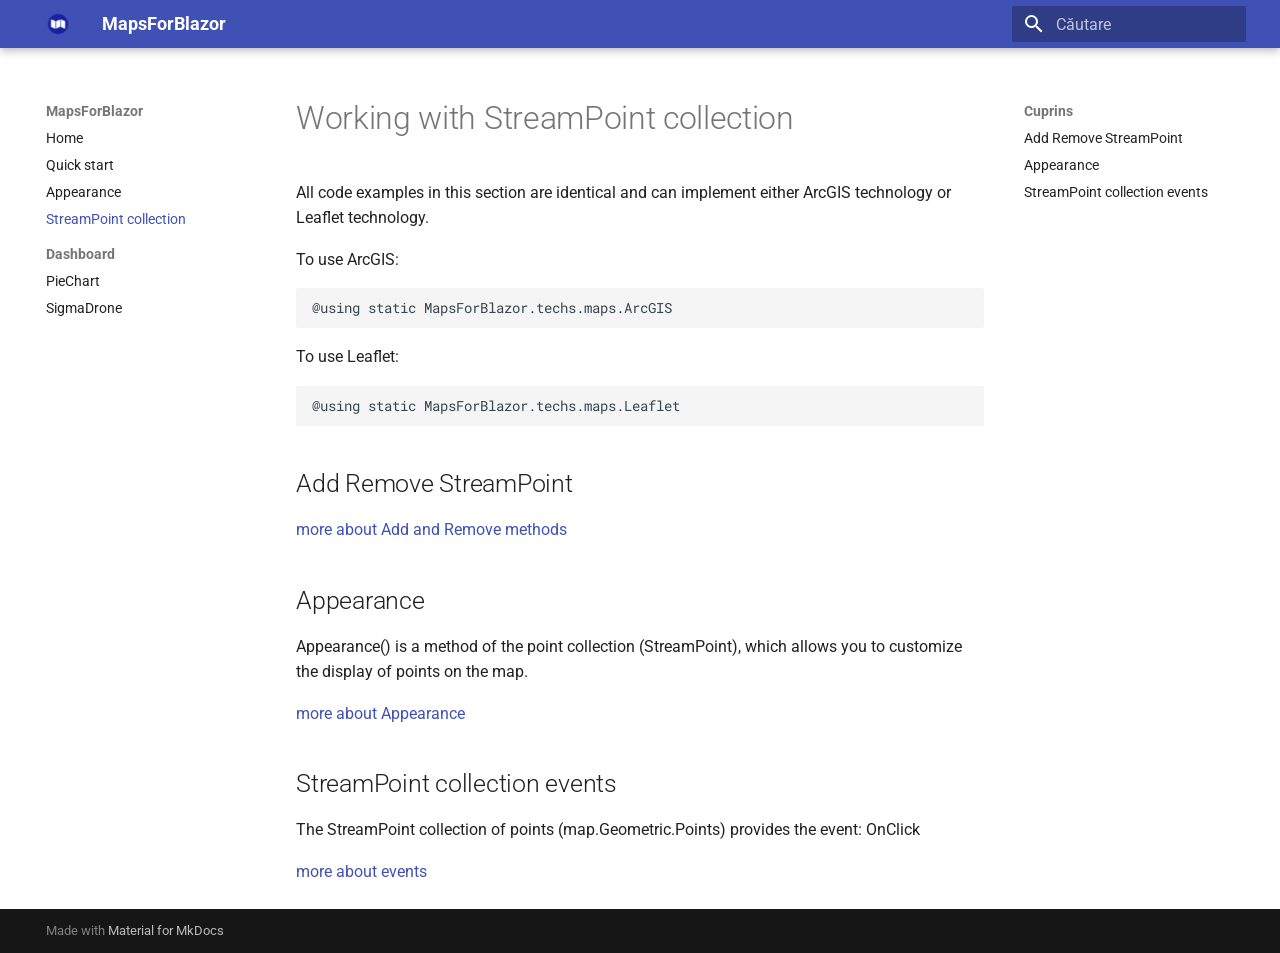
<file: StreamPoint/index.html>
<!doctype html>
<html lang="ro" class="no-js">
  <head>
    
      <meta charset="utf-8">
      <meta name="viewport" content="width=device-width,initial-scale=1">
      
      
      
      
        <link rel="prev" href="../Appearance/">
      
      
        <link rel="next" href="../PieChart/">
      
      
      <link rel="icon" href="../assets/CAL.png">
      <meta name="generator" content="mkdocs-1.6.1, mkdocs-material-9.5.50">
    
    
      
        <title>StreamPoint collection - MapsForBlazor</title>
      
    
    
      <link rel="stylesheet" href="../assets/stylesheets/main.a40c8224.min.css">
      
        
        <link rel="stylesheet" href="../assets/stylesheets/palette.06af60db.min.css">
      
      


    
    
      
    
    
      
        
        
        <link rel="preconnect" href="https://fonts.gstatic.com" crossorigin>
        <link rel="stylesheet" href="https://fonts.googleapis.com/css?family=Roboto:300,300i,400,400i,700,700i%7CRoboto+Mono:400,400i,700,700i&display=fallback">
        <style>:root{--md-text-font:"Roboto";--md-code-font:"Roboto Mono"}</style>
      
    
    
    <script>__md_scope=new URL("..",location),__md_hash=e=>[...e].reduce(((e,_)=>(e<<5)-e+_.charCodeAt(0)),0),__md_get=(e,_=localStorage,t=__md_scope)=>JSON.parse(_.getItem(t.pathname+"."+e)),__md_set=(e,_,t=localStorage,a=__md_scope)=>{try{t.setItem(a.pathname+"."+e,JSON.stringify(_))}catch(e){}}</script>
    
      

    
    
    
  </head>
  
  
    
    
      
    
    
    
    
    <body dir="ltr" data-md-color-scheme="default" data-md-color-primary="indigo" data-md-color-accent="indigo">
  
    
    <input class="md-toggle" data-md-toggle="drawer" type="checkbox" id="__drawer" autocomplete="off">
    <input class="md-toggle" data-md-toggle="search" type="checkbox" id="__search" autocomplete="off">
    <label class="md-overlay" for="__drawer"></label>
    <div data-md-component="skip">
      
        
        <a href="#working-with-streampoint-collection" class="md-skip">
          Sari la conținut
        </a>
      
    </div>
    <div data-md-component="announce">
      
    </div>
    
    
      

  

<header class="md-header md-header--shadow" data-md-component="header">
  <nav class="md-header__inner md-grid" aria-label="Antet">
    <a href=".." title="MapsForBlazor" class="md-header__button md-logo" aria-label="MapsForBlazor" data-md-component="logo">
      
  <img src="../assets/CAL.png" alt="logo">

    </a>
    <label class="md-header__button md-icon" for="__drawer">
      
      <svg xmlns="http://www.w3.org/2000/svg" viewBox="0 0 24 24"><path d="M3 6h18v2H3zm0 5h18v2H3zm0 5h18v2H3z"/></svg>
    </label>
    <div class="md-header__title" data-md-component="header-title">
      <div class="md-header__ellipsis">
        <div class="md-header__topic">
          <span class="md-ellipsis">
            MapsForBlazor
          </span>
        </div>
        <div class="md-header__topic" data-md-component="header-topic">
          <span class="md-ellipsis">
            
              StreamPoint collection
            
          </span>
        </div>
      </div>
    </div>
    
      
        <form class="md-header__option" data-md-component="palette">
  
    
    
    
    <input class="md-option" data-md-color-media="" data-md-color-scheme="default" data-md-color-primary="indigo" data-md-color-accent="indigo"  aria-hidden="true"  type="radio" name="__palette" id="__palette_0">
    
  
    
    
    
    <input class="md-option" data-md-color-media="" data-md-color-scheme="slate" data-md-color-primary="indigo" data-md-color-accent="indigo"  aria-hidden="true"  type="radio" name="__palette" id="__palette_1">
    
  
</form>
      
    
    
      <script>var palette=__md_get("__palette");if(palette&&palette.color){if("(prefers-color-scheme)"===palette.color.media){var media=matchMedia("(prefers-color-scheme: light)"),input=document.querySelector(media.matches?"[data-md-color-media='(prefers-color-scheme: light)']":"[data-md-color-media='(prefers-color-scheme: dark)']");palette.color.media=input.getAttribute("data-md-color-media"),palette.color.scheme=input.getAttribute("data-md-color-scheme"),palette.color.primary=input.getAttribute("data-md-color-primary"),palette.color.accent=input.getAttribute("data-md-color-accent")}for(var[key,value]of Object.entries(palette.color))document.body.setAttribute("data-md-color-"+key,value)}</script>
    
    
    
      <label class="md-header__button md-icon" for="__search">
        
        <svg xmlns="http://www.w3.org/2000/svg" viewBox="0 0 24 24"><path d="M9.5 3A6.5 6.5 0 0 1 16 9.5c0 1.61-.59 3.09-1.56 4.23l.27.27h.79l5 5-1.5 1.5-5-5v-.79l-.27-.27A6.52 6.52 0 0 1 9.5 16 6.5 6.5 0 0 1 3 9.5 6.5 6.5 0 0 1 9.5 3m0 2C7 5 5 7 5 9.5S7 14 9.5 14 14 12 14 9.5 12 5 9.5 5"/></svg>
      </label>
      <div class="md-search" data-md-component="search" role="dialog">
  <label class="md-search__overlay" for="__search"></label>
  <div class="md-search__inner" role="search">
    <form class="md-search__form" name="search">
      <input type="text" class="md-search__input" name="query" aria-label="Căutare" placeholder="Căutare" autocapitalize="off" autocorrect="off" autocomplete="off" spellcheck="false" data-md-component="search-query" required>
      <label class="md-search__icon md-icon" for="__search">
        
        <svg xmlns="http://www.w3.org/2000/svg" viewBox="0 0 24 24"><path d="M9.5 3A6.5 6.5 0 0 1 16 9.5c0 1.61-.59 3.09-1.56 4.23l.27.27h.79l5 5-1.5 1.5-5-5v-.79l-.27-.27A6.52 6.52 0 0 1 9.5 16 6.5 6.5 0 0 1 3 9.5 6.5 6.5 0 0 1 9.5 3m0 2C7 5 5 7 5 9.5S7 14 9.5 14 14 12 14 9.5 12 5 9.5 5"/></svg>
        
        <svg xmlns="http://www.w3.org/2000/svg" viewBox="0 0 24 24"><path d="M20 11v2H8l5.5 5.5-1.42 1.42L4.16 12l7.92-7.92L13.5 5.5 8 11z"/></svg>
      </label>
      <nav class="md-search__options" aria-label="Caută">
        
        <button type="reset" class="md-search__icon md-icon" title="Resetează" aria-label="Resetează" tabindex="-1">
          
          <svg xmlns="http://www.w3.org/2000/svg" viewBox="0 0 24 24"><path d="M19 6.41 17.59 5 12 10.59 6.41 5 5 6.41 10.59 12 5 17.59 6.41 19 12 13.41 17.59 19 19 17.59 13.41 12z"/></svg>
        </button>
      </nav>
      
    </form>
    <div class="md-search__output">
      <div class="md-search__scrollwrap" tabindex="0" data-md-scrollfix>
        <div class="md-search-result" data-md-component="search-result">
          <div class="md-search-result__meta">
            Inițializare căutare
          </div>
          <ol class="md-search-result__list" role="presentation"></ol>
        </div>
      </div>
    </div>
  </div>
</div>
    
    
  </nav>
  
</header>
    
    <div class="md-container" data-md-component="container">
      
      
        
          
        
      
      <main class="md-main" data-md-component="main">
        <div class="md-main__inner md-grid">
          
            
              
              <div class="md-sidebar md-sidebar--primary" data-md-component="sidebar" data-md-type="navigation" >
                <div class="md-sidebar__scrollwrap">
                  <div class="md-sidebar__inner">
                    



<nav class="md-nav md-nav--primary" aria-label="Navigație" data-md-level="0">
  <label class="md-nav__title" for="__drawer">
    <a href=".." title="MapsForBlazor" class="md-nav__button md-logo" aria-label="MapsForBlazor" data-md-component="logo">
      
  <img src="../assets/CAL.png" alt="logo">

    </a>
    MapsForBlazor
  </label>
  
  <ul class="md-nav__list" data-md-scrollfix>
    
      
      
  
  
  
  
    <li class="md-nav__item">
      <a href=".." class="md-nav__link">
        
  
  <span class="md-ellipsis">
    Home
  </span>
  

      </a>
    </li>
  

    
      
      
  
  
  
  
    <li class="md-nav__item">
      <a href="../QuickStart/" class="md-nav__link">
        
  
  <span class="md-ellipsis">
    Quick start
  </span>
  

      </a>
    </li>
  

    
      
      
  
  
  
  
    <li class="md-nav__item">
      <a href="../Appearance/" class="md-nav__link">
        
  
  <span class="md-ellipsis">
    Appearance
  </span>
  

      </a>
    </li>
  

    
      
      
  
  
    
  
  
  
    <li class="md-nav__item md-nav__item--active">
      
      <input class="md-nav__toggle md-toggle" type="checkbox" id="__toc">
      
      
        
      
      
        <label class="md-nav__link md-nav__link--active" for="__toc">
          
  
  <span class="md-ellipsis">
    StreamPoint collection
  </span>
  

          <span class="md-nav__icon md-icon"></span>
        </label>
      
      <a href="./" class="md-nav__link md-nav__link--active">
        
  
  <span class="md-ellipsis">
    StreamPoint collection
  </span>
  

      </a>
      
        

<nav class="md-nav md-nav--secondary" aria-label="Cuprins">
  
  
  
    
  
  
    <label class="md-nav__title" for="__toc">
      <span class="md-nav__icon md-icon"></span>
      Cuprins
    </label>
    <ul class="md-nav__list" data-md-component="toc" data-md-scrollfix>
      
        <li class="md-nav__item">
  <a href="#add-remove-streampoint" class="md-nav__link">
    <span class="md-ellipsis">
      Add Remove StreamPoint
    </span>
  </a>
  
</li>
      
        <li class="md-nav__item">
  <a href="#appearance" class="md-nav__link">
    <span class="md-ellipsis">
      Appearance
    </span>
  </a>
  
</li>
      
        <li class="md-nav__item">
  <a href="#streampoint-collection-events" class="md-nav__link">
    <span class="md-ellipsis">
      StreamPoint collection events
    </span>
  </a>
  
</li>
      
    </ul>
  
</nav>
      
    </li>
  

    
      
      
  
  
  
  
    
    
    
      
        
        
      
    
    
    <li class="md-nav__item md-nav__item--section md-nav__item--nested">
      
        
        
          
        
        <input class="md-nav__toggle md-toggle md-toggle--indeterminate" type="checkbox" id="__nav_5" >
        
          
          <label class="md-nav__link" for="__nav_5" id="__nav_5_label" tabindex="">
            
  
  <span class="md-ellipsis">
    Dashboard
  </span>
  

            <span class="md-nav__icon md-icon"></span>
          </label>
        
        <nav class="md-nav" data-md-level="1" aria-labelledby="__nav_5_label" aria-expanded="false">
          <label class="md-nav__title" for="__nav_5">
            <span class="md-nav__icon md-icon"></span>
            Dashboard
          </label>
          <ul class="md-nav__list" data-md-scrollfix>
            
              
                
  
  
  
  
    <li class="md-nav__item">
      <a href="../PieChart/" class="md-nav__link">
        
  
  <span class="md-ellipsis">
    PieChart
  </span>
  

      </a>
    </li>
  

              
            
              
                
  
  
  
  
    <li class="md-nav__item">
      <a href="../Drone/" class="md-nav__link">
        
  
  <span class="md-ellipsis">
    SigmaDrone
  </span>
  

      </a>
    </li>
  

              
            
          </ul>
        </nav>
      
    </li>
  

    
  </ul>
</nav>
                  </div>
                </div>
              </div>
            
            
              
              <div class="md-sidebar md-sidebar--secondary" data-md-component="sidebar" data-md-type="toc" >
                <div class="md-sidebar__scrollwrap">
                  <div class="md-sidebar__inner">
                    

<nav class="md-nav md-nav--secondary" aria-label="Cuprins">
  
  
  
    
  
  
    <label class="md-nav__title" for="__toc">
      <span class="md-nav__icon md-icon"></span>
      Cuprins
    </label>
    <ul class="md-nav__list" data-md-component="toc" data-md-scrollfix>
      
        <li class="md-nav__item">
  <a href="#add-remove-streampoint" class="md-nav__link">
    <span class="md-ellipsis">
      Add Remove StreamPoint
    </span>
  </a>
  
</li>
      
        <li class="md-nav__item">
  <a href="#appearance" class="md-nav__link">
    <span class="md-ellipsis">
      Appearance
    </span>
  </a>
  
</li>
      
        <li class="md-nav__item">
  <a href="#streampoint-collection-events" class="md-nav__link">
    <span class="md-ellipsis">
      StreamPoint collection events
    </span>
  </a>
  
</li>
      
    </ul>
  
</nav>
                  </div>
                </div>
              </div>
            
          
          
            <div class="md-content" data-md-component="content">
              <article class="md-content__inner md-typeset">
                
                  


<h1 id="working-with-streampoint-collection">Working with StreamPoint collection</h1>
<p>All code examples in this section are identical and can implement either ArcGIS technology or Leaflet technology. </p>
<p>To use ArcGIS:</p>
<pre><code>@using static MapsForBlazor.techs.maps.ArcGIS
</code></pre>
<p>To use Leaflet:</p>
<pre><code>@using static MapsForBlazor.techs.maps.Leaflet
</code></pre>
<h2 id="add-remove-streampoint">Add Remove StreamPoint</h2>
<p><a href="https://github.com/ichim/MapsForBlazor-nuget/blob/main/StreamPoint%20Collection/Add%20Remove">more about Add and Remove methods</a></p>
<h2 id="appearance">Appearance</h2>
<p>Appearance() is a method of the point collection (StreamPoint), which allows you to customize the display of points on the map.</p>
<p><a href="https://github.com/ichim/MapsForBlazor-nuget/tree/main/StreamPoint%20Collection/Appearance">more about Appearance</a></p>
<h2 id="streampoint-collection-events">StreamPoint collection events</h2>
<p>The StreamPoint collection of points (map.Geometric.Points) provides the event: OnClick</p>
<p><a href="https://github.com/ichim/MapsForBlazor-nuget/tree/main/StreamPoint%20Collection/Identify%20on%20click">more about events</a></p>












                
              </article>
            </div>
          
          
<script>var target=document.getElementById(location.hash.slice(1));target&&target.name&&(target.checked=target.name.startsWith("__tabbed_"))</script>
        </div>
        
      </main>
      
        <footer class="md-footer">
  
  <div class="md-footer-meta md-typeset">
    <div class="md-footer-meta__inner md-grid">
      <div class="md-copyright">
  
  
    Made with
    <a href="https://squidfunk.github.io/mkdocs-material/" target="_blank" rel="noopener">
      Material for MkDocs
    </a>
  
</div>
      
    </div>
  </div>
</footer>
      
    </div>
    <div class="md-dialog" data-md-component="dialog">
      <div class="md-dialog__inner md-typeset"></div>
    </div>
    
    
    <script id="__config" type="application/json">{"base": "..", "features": ["navigation.sections", "navigation.expand"], "search": "../assets/javascripts/workers/search.f8cc74c7.min.js", "translations": {"clipboard.copied": "Copiat \u00een clipboard", "clipboard.copy": "Copiaz\u0103 \u00een clipboard", "search.result.more.one": "\u00cenc\u0103 1 pe aceast\u0103 pagin\u0103", "search.result.more.other": "\u00cenc\u0103 # pe aceast\u0103 pagin\u0103", "search.result.none": "Nu a fost g\u0103sit niciun document", "search.result.one": "1 document g\u0103sit", "search.result.other": "# documente g\u0103site", "search.result.placeholder": "Tasteaz\u0103 pentru a \u00eencepe c\u0103utarea", "search.result.term.missing": "Lips\u0103", "select.version": "Selecteaz\u0103 versuine"}}</script>
    
    
      <script src="../assets/javascripts/bundle.60a45f97.min.js"></script>
      
    
  </body>
</html>
</file>
<file: assets/stylesheets/main.a40c8224.min.css>
@charset "UTF-8";html{-webkit-text-size-adjust:none;-moz-text-size-adjust:none;text-size-adjust:none;box-sizing:border-box}*,:after,:before{box-sizing:inherit}@media (prefers-reduced-motion){*,:after,:before{transition:none!important}}body{margin:0}a,button,input,label{-webkit-tap-highlight-color:transparent}a{color:inherit;text-decoration:none}hr{border:0;box-sizing:initial;display:block;height:.05rem;overflow:visible;padding:0}small{font-size:80%}sub,sup{line-height:1em}img{border-style:none}table{border-collapse:initial;border-spacing:0}td,th{font-weight:400;vertical-align:top}button{background:#0000;border:0;font-family:inherit;font-size:inherit;margin:0;padding:0}input{border:0;outline:none}:root{--md-primary-fg-color:#4051b5;--md-primary-fg-color--light:#5d6cc0;--md-primary-fg-color--dark:#303fa1;--md-primary-bg-color:#fff;--md-primary-bg-color--light:#ffffffb3;--md-accent-fg-color:#526cfe;--md-accent-fg-color--transparent:#526cfe1a;--md-accent-bg-color:#fff;--md-accent-bg-color--light:#ffffffb3}[data-md-color-scheme=default]{color-scheme:light}[data-md-color-scheme=default] img[src$="#gh-dark-mode-only"],[data-md-color-scheme=default] img[src$="#only-dark"]{display:none}:root,[data-md-color-scheme=default]{--md-hue:225deg;--md-default-fg-color:#000000de;--md-default-fg-color--light:#0000008a;--md-default-fg-color--lighter:#00000052;--md-default-fg-color--lightest:#00000012;--md-default-bg-color:#fff;--md-default-bg-color--light:#ffffffb3;--md-default-bg-color--lighter:#ffffff4d;--md-default-bg-color--lightest:#ffffff1f;--md-code-fg-color:#36464e;--md-code-bg-color:#f5f5f5;--md-code-hl-color:#4287ff;--md-code-hl-color--light:#4287ff1a;--md-code-hl-number-color:#d52a2a;--md-code-hl-special-color:#db1457;--md-code-hl-function-color:#a846b9;--md-code-hl-constant-color:#6e59d9;--md-code-hl-keyword-color:#3f6ec6;--md-code-hl-string-color:#1c7d4d;--md-code-hl-name-color:var(--md-code-fg-color);--md-code-hl-operator-color:var(--md-default-fg-color--light);--md-code-hl-punctuation-color:var(--md-default-fg-color--light);--md-code-hl-comment-color:var(--md-default-fg-color--light);--md-code-hl-generic-color:var(--md-default-fg-color--light);--md-code-hl-variable-color:var(--md-default-fg-color--light);--md-typeset-color:var(--md-default-fg-color);--md-typeset-a-color:var(--md-primary-fg-color);--md-typeset-del-color:#f5503d26;--md-typeset-ins-color:#0bd57026;--md-typeset-kbd-color:#fafafa;--md-typeset-kbd-accent-color:#fff;--md-typeset-kbd-border-color:#b8b8b8;--md-typeset-mark-color:#ffff0080;--md-typeset-table-color:#0000001f;--md-typeset-table-color--light:rgba(0,0,0,.035);--md-admonition-fg-color:var(--md-default-fg-color);--md-admonition-bg-color:var(--md-default-bg-color);--md-warning-fg-color:#000000de;--md-warning-bg-color:#ff9;--md-footer-fg-color:#fff;--md-footer-fg-color--light:#ffffffb3;--md-footer-fg-color--lighter:#ffffff73;--md-footer-bg-color:#000000de;--md-footer-bg-color--dark:#00000052;--md-shadow-z1:0 0.2rem 0.5rem #0000000d,0 0 0.05rem #0000001a;--md-shadow-z2:0 0.2rem 0.5rem #0000001a,0 0 0.05rem #00000040;--md-shadow-z3:0 0.2rem 0.5rem #0003,0 0 0.05rem #00000059}.md-icon svg{fill:currentcolor;display:block;height:1.2rem;width:1.2rem}body{-webkit-font-smoothing:antialiased;-moz-osx-font-smoothing:grayscale;--md-text-font-family:var(--md-text-font,_),-apple-system,BlinkMacSystemFont,Helvetica,Arial,sans-serif;--md-code-font-family:var(--md-code-font,_),SFMono-Regular,Consolas,Menlo,monospace}aside,body,input{font-feature-settings:"kern","liga";color:var(--md-typeset-color);font-family:var(--md-text-font-family)}code,kbd,pre{font-feature-settings:"kern";font-family:var(--md-code-font-family)}:root{--md-typeset-table-sort-icon:url('data:image/svg+xml;charset=utf-8,<svg xmlns="http://www.w3.org/2000/svg" viewBox="0 0 24 24"><path d="m18 21-4-4h3V7h-3l4-4 4 4h-3v10h3M2 19v-2h10v2M2 13v-2h7v2M2 7V5h4v2z"/></svg>');--md-typeset-table-sort-icon--asc:url('data:image/svg+xml;charset=utf-8,<svg xmlns="http://www.w3.org/2000/svg" viewBox="0 0 24 24"><path d="M19 17h3l-4 4-4-4h3V3h2M2 17h10v2H2M6 5v2H2V5m0 6h7v2H2z"/></svg>');--md-typeset-table-sort-icon--desc:url('data:image/svg+xml;charset=utf-8,<svg xmlns="http://www.w3.org/2000/svg" viewBox="0 0 24 24"><path d="M19 7h3l-4-4-4 4h3v14h2M2 17h10v2H2M6 5v2H2V5m0 6h7v2H2z"/></svg>')}.md-typeset{-webkit-print-color-adjust:exact;color-adjust:exact;font-size:.8rem;line-height:1.6}@media print{.md-typeset{font-size:.68rem}}.md-typeset blockquote,.md-typeset dl,.md-typeset figure,.md-typeset ol,.md-typeset pre,.md-typeset ul{margin-bottom:1em;margin-top:1em}.md-typeset h1{color:var(--md-default-fg-color--light);font-size:2em;line-height:1.3;margin:0 0 1.25em}.md-typeset h1,.md-typeset h2{font-weight:300;letter-spacing:-.01em}.md-typeset h2{font-size:1.5625em;line-height:1.4;margin:1.6em 0 .64em}.md-typeset h3{font-size:1.25em;font-weight:400;letter-spacing:-.01em;line-height:1.5;margin:1.6em 0 .8em}.md-typeset h2+h3{margin-top:.8em}.md-typeset h4{font-weight:700;letter-spacing:-.01em;margin:1em 0}.md-typeset h5,.md-typeset h6{color:var(--md-default-fg-color--light);font-size:.8em;font-weight:700;letter-spacing:-.01em;margin:1.25em 0}.md-typeset h5{text-transform:uppercase}.md-typeset h5 code{text-transform:none}.md-typeset hr{border-bottom:.05rem solid var(--md-default-fg-color--lightest);display:flow-root;margin:1.5em 0}.md-typeset a{color:var(--md-typeset-a-color);word-break:break-word}.md-typeset a,.md-typeset a:before{transition:color 125ms}.md-typeset a:focus,.md-typeset a:hover{color:var(--md-accent-fg-color)}.md-typeset a:focus code,.md-typeset a:hover code{background-color:var(--md-accent-fg-color--transparent)}.md-typeset a code{color:currentcolor;transition:background-color 125ms}.md-typeset a.focus-visible{outline-color:var(--md-accent-fg-color);outline-offset:.2rem}.md-typeset code,.md-typeset kbd,.md-typeset pre{color:var(--md-code-fg-color);direction:ltr;font-variant-ligatures:none}@media print{.md-typeset code,.md-typeset kbd,.md-typeset pre{white-space:pre-wrap}}.md-typeset code{background-color:var(--md-code-bg-color);border-radius:.1rem;-webkit-box-decoration-break:clone;box-decoration-break:clone;font-size:.85em;padding:0 .2941176471em;word-break:break-word}.md-typeset code:not(.focus-visible){-webkit-tap-highlight-color:transparent;outline:none}.md-typeset pre{display:flow-root;line-height:1.4;position:relative}.md-typeset pre>code{-webkit-box-decoration-break:slice;box-decoration-break:slice;box-shadow:none;display:block;margin:0;outline-color:var(--md-accent-fg-color);overflow:auto;padding:.7720588235em 1.1764705882em;scrollbar-color:var(--md-default-fg-color--lighter) #0000;scrollbar-width:thin;touch-action:auto;word-break:normal}.md-typeset pre>code:hover{scrollbar-color:var(--md-accent-fg-color) #0000}.md-typeset pre>code::-webkit-scrollbar{height:.2rem;width:.2rem}.md-typeset pre>code::-webkit-scrollbar-thumb{background-color:var(--md-default-fg-color--lighter)}.md-typeset pre>code::-webkit-scrollbar-thumb:hover{background-color:var(--md-accent-fg-color)}.md-typeset kbd{background-color:var(--md-typeset-kbd-color);border-radius:.1rem;box-shadow:0 .1rem 0 .05rem var(--md-typeset-kbd-border-color),0 .1rem 0 var(--md-typeset-kbd-border-color),0 -.1rem .2rem var(--md-typeset-kbd-accent-color) inset;color:var(--md-default-fg-color);display:inline-block;font-size:.75em;padding:0 .6666666667em;vertical-align:text-top;word-break:break-word}.md-typeset mark{background-color:var(--md-typeset-mark-color);-webkit-box-decoration-break:clone;box-decoration-break:clone;color:inherit;word-break:break-word}.md-typeset abbr{border-bottom:.05rem dotted var(--md-default-fg-color--light);cursor:help;text-decoration:none}.md-typeset small{opacity:.75}[dir=ltr] .md-typeset sub,[dir=ltr] .md-typeset sup{margin-left:.078125em}[dir=rtl] .md-typeset sub,[dir=rtl] .md-typeset sup{margin-right:.078125em}[dir=ltr] .md-typeset blockquote{padding-left:.6rem}[dir=rtl] .md-typeset blockquote{padding-right:.6rem}[dir=ltr] .md-typeset blockquote{border-left:.2rem solid var(--md-default-fg-color--lighter)}[dir=rtl] .md-typeset blockquote{border-right:.2rem solid var(--md-default-fg-color--lighter)}.md-typeset blockquote{color:var(--md-default-fg-color--light);margin-left:0;margin-right:0}.md-typeset ul{list-style-type:disc}.md-typeset ul[type]{list-style-type:revert-layer}[dir=ltr] .md-typeset ol,[dir=ltr] .md-typeset ul{margin-left:.625em}[dir=rtl] .md-typeset ol,[dir=rtl] .md-typeset ul{margin-right:.625em}.md-typeset ol,.md-typeset ul{padding:0}.md-typeset ol:not([hidden]),.md-typeset ul:not([hidden]){display:flow-root}.md-typeset ol ol,.md-typeset ul ol{list-style-type:lower-alpha}.md-typeset ol ol ol,.md-typeset ul ol ol{list-style-type:lower-roman}.md-typeset ol ol ol ol,.md-typeset ul ol ol ol{list-style-type:upper-alpha}.md-typeset ol ol ol ol ol,.md-typeset ul ol ol ol ol{list-style-type:upper-roman}.md-typeset ol[type],.md-typeset ul[type]{list-style-type:revert-layer}[dir=ltr] .md-typeset ol li,[dir=ltr] .md-typeset ul li{margin-left:1.25em}[dir=rtl] .md-typeset ol li,[dir=rtl] .md-typeset ul li{margin-right:1.25em}.md-typeset ol li,.md-typeset ul li{margin-bottom:.5em}.md-typeset ol li blockquote,.md-typeset ol li p,.md-typeset ul li blockquote,.md-typeset ul li p{margin:.5em 0}.md-typeset ol li:last-child,.md-typeset ul li:last-child{margin-bottom:0}[dir=ltr] .md-typeset ol li ol,[dir=ltr] .md-typeset ol li ul,[dir=ltr] .md-typeset ul li ol,[dir=ltr] .md-typeset ul li ul{margin-left:.625em}[dir=rtl] .md-typeset ol li ol,[dir=rtl] .md-typeset ol li ul,[dir=rtl] .md-typeset ul li ol,[dir=rtl] .md-typeset ul li ul{margin-right:.625em}.md-typeset ol li ol,.md-typeset ol li ul,.md-typeset ul li ol,.md-typeset ul li ul{margin-bottom:.5em;margin-top:.5em}[dir=ltr] .md-typeset dd{margin-left:1.875em}[dir=rtl] .md-typeset dd{margin-right:1.875em}.md-typeset dd{margin-bottom:1.5em;margin-top:1em}.md-typeset img,.md-typeset svg,.md-typeset video{height:auto;max-width:100%}.md-typeset img[align=left]{margin:1em 1em 1em 0}.md-typeset img[align=right]{margin:1em 0 1em 1em}.md-typeset img[align]:only-child{margin-top:0}.md-typeset figure{display:flow-root;margin:1em auto;max-width:100%;text-align:center;width:-moz-fit-content;width:fit-content}.md-typeset figure img{display:block;margin:0 auto}.md-typeset figcaption{font-style:italic;margin:1em auto;max-width:24rem}.md-typeset iframe{max-width:100%}.md-typeset table:not([class]){background-color:var(--md-default-bg-color);border:.05rem solid var(--md-typeset-table-color);border-radius:.1rem;display:inline-block;font-size:.64rem;max-width:100%;overflow:auto;touch-action:auto}@media print{.md-typeset table:not([class]){display:table}}.md-typeset table:not([class])+*{margin-top:1.5em}.md-typeset table:not([class]) td>:first-child,.md-typeset table:not([class]) th>:first-child{margin-top:0}.md-typeset table:not([class]) td>:last-child,.md-typeset table:not([class]) th>:last-child{margin-bottom:0}.md-typeset table:not([class]) td:not([align]),.md-typeset table:not([class]) th:not([align]){text-align:left}[dir=rtl] .md-typeset table:not([class]) td:not([align]),[dir=rtl] .md-typeset table:not([class]) th:not([align]){text-align:right}.md-typeset table:not([class]) th{font-weight:700;min-width:5rem;padding:.9375em 1.25em;vertical-align:top}.md-typeset table:not([class]) td{border-top:.05rem solid var(--md-typeset-table-color);padding:.9375em 1.25em;vertical-align:top}.md-typeset table:not([class]) tbody tr{transition:background-color 125ms}.md-typeset table:not([class]) tbody tr:hover{background-color:var(--md-typeset-table-color--light);box-shadow:0 .05rem 0 var(--md-default-bg-color) inset}.md-typeset table:not([class]) a{word-break:normal}.md-typeset table th[role=columnheader]{cursor:pointer}[dir=ltr] .md-typeset table th[role=columnheader]:after{margin-left:.5em}[dir=rtl] .md-typeset table th[role=columnheader]:after{margin-right:.5em}.md-typeset table th[role=columnheader]:after{content:"";display:inline-block;height:1.2em;-webkit-mask-image:var(--md-typeset-table-sort-icon);mask-image:var(--md-typeset-table-sort-icon);-webkit-mask-repeat:no-repeat;mask-repeat:no-repeat;-webkit-mask-size:contain;mask-size:contain;transition:background-color 125ms;vertical-align:text-bottom;width:1.2em}.md-typeset table th[role=columnheader]:hover:after{background-color:var(--md-default-fg-color--lighter)}.md-typeset table th[role=columnheader][aria-sort=ascending]:after{background-color:var(--md-default-fg-color--light);-webkit-mask-image:var(--md-typeset-table-sort-icon--asc);mask-image:var(--md-typeset-table-sort-icon--asc)}.md-typeset table th[role=columnheader][aria-sort=descending]:after{background-color:var(--md-default-fg-color--light);-webkit-mask-image:var(--md-typeset-table-sort-icon--desc);mask-image:var(--md-typeset-table-sort-icon--desc)}.md-typeset__scrollwrap{margin:1em -.8rem;overflow-x:auto;touch-action:auto}.md-typeset__table{display:inline-block;margin-bottom:.5em;padding:0 .8rem}@media print{.md-typeset__table{display:block}}html .md-typeset__table table{display:table;margin:0;overflow:hidden;width:100%}@media screen and (max-width:44.984375em){.md-content__inner>pre{margin:1em -.8rem}.md-content__inner>pre code{border-radius:0}}.md-typeset .md-author{border-radius:100%;display:block;flex-shrink:0;height:1.6rem;overflow:hidden;position:relative;transition:color 125ms,transform 125ms;width:1.6rem}.md-typeset .md-author img{display:block}.md-typeset .md-author--more{background:var(--md-default-fg-color--lightest);color:var(--md-default-fg-color--lighter);font-size:.6rem;font-weight:700;line-height:1.6rem;text-align:center}.md-typeset .md-author--long{height:2.4rem;width:2.4rem}.md-typeset a.md-author{transform:scale(1)}.md-typeset a.md-author img{border-radius:100%;filter:grayscale(100%) opacity(75%);transition:filter 125ms}.md-typeset a.md-author:focus,.md-typeset a.md-author:hover{transform:scale(1.1);z-index:1}.md-typeset a.md-author:focus img,.md-typeset a.md-author:hover img{filter:grayscale(0)}.md-banner{background-color:var(--md-footer-bg-color);color:var(--md-footer-fg-color);overflow:auto}@media print{.md-banner{display:none}}.md-banner--warning{background-color:var(--md-warning-bg-color);color:var(--md-warning-fg-color)}.md-banner__inner{font-size:.7rem;margin:.6rem auto;padding:0 .8rem}[dir=ltr] .md-banner__button{float:right}[dir=rtl] .md-banner__button{float:left}.md-banner__button{color:inherit;cursor:pointer;transition:opacity .25s}.no-js .md-banner__button{display:none}.md-banner__button:hover{opacity:.7}html{font-size:125%;height:100%;overflow-x:hidden}@media screen and (min-width:100em){html{font-size:137.5%}}@media screen and (min-width:125em){html{font-size:150%}}body{background-color:var(--md-default-bg-color);display:flex;flex-direction:column;font-size:.5rem;min-height:100%;position:relative;width:100%}@media print{body{display:block}}@media screen and (max-width:59.984375em){body[data-md-scrolllock]{position:fixed}}.md-grid{margin-left:auto;margin-right:auto;max-width:61rem}.md-container{display:flex;flex-direction:column;flex-grow:1}@media print{.md-container{display:block}}.md-main{flex-grow:1}.md-main__inner{display:flex;height:100%;margin-top:1.5rem}.md-ellipsis{overflow:hidden;text-overflow:ellipsis}.md-toggle{display:none}.md-option{height:0;opacity:0;position:absolute;width:0}.md-option:checked+label:not([hidden]){display:block}.md-option.focus-visible+label{outline-color:var(--md-accent-fg-color);outline-style:auto}.md-skip{background-color:var(--md-default-fg-color);border-radius:.1rem;color:var(--md-default-bg-color);font-size:.64rem;margin:.5rem;opacity:0;outline-color:var(--md-accent-fg-color);padding:.3rem .5rem;position:fixed;transform:translateY(.4rem);z-index:-1}.md-skip:focus{opacity:1;transform:translateY(0);transition:transform .25s cubic-bezier(.4,0,.2,1),opacity 175ms 75ms;z-index:10}@page{margin:25mm}:root{--md-clipboard-icon:url('data:image/svg+xml;charset=utf-8,<svg xmlns="http://www.w3.org/2000/svg" viewBox="0 0 24 24"><path d="M19 21H8V7h11m0-2H8a2 2 0 0 0-2 2v14a2 2 0 0 0 2 2h11a2 2 0 0 0 2-2V7a2 2 0 0 0-2-2m-3-4H4a2 2 0 0 0-2 2v14h2V3h12z"/></svg>')}.md-clipboard{border-radius:.1rem;color:var(--md-default-fg-color--lightest);cursor:pointer;height:1.5em;outline-color:var(--md-accent-fg-color);outline-offset:.1rem;position:absolute;right:.5em;top:.5em;transition:color .25s;width:1.5em;z-index:1}@media print{.md-clipboard{display:none}}.md-clipboard:not(.focus-visible){-webkit-tap-highlight-color:transparent;outline:none}:hover>.md-clipboard{color:var(--md-default-fg-color--light)}.md-clipboard:focus,.md-clipboard:hover{color:var(--md-accent-fg-color)}.md-clipboard:after{background-color:currentcolor;content:"";display:block;height:1.125em;margin:0 auto;-webkit-mask-image:var(--md-clipboard-icon);mask-image:var(--md-clipboard-icon);-webkit-mask-position:center;mask-position:center;-webkit-mask-repeat:no-repeat;mask-repeat:no-repeat;-webkit-mask-size:contain;mask-size:contain;width:1.125em}.md-clipboard--inline{cursor:pointer}.md-clipboard--inline code{transition:color .25s,background-color .25s}.md-clipboard--inline:focus code,.md-clipboard--inline:hover code{background-color:var(--md-accent-fg-color--transparent);color:var(--md-accent-fg-color)}.md-typeset .md-code__content{display:grid}@keyframes consent{0%{opacity:0;transform:translateY(100%)}to{opacity:1;transform:translateY(0)}}@keyframes overlay{0%{opacity:0}to{opacity:1}}.md-consent__overlay{animation:overlay .25s both;-webkit-backdrop-filter:blur(.1rem);backdrop-filter:blur(.1rem);background-color:#0000008a;height:100%;opacity:1;position:fixed;top:0;width:100%;z-index:5}.md-consent__inner{animation:consent .5s cubic-bezier(.1,.7,.1,1) both;background-color:var(--md-default-bg-color);border:0;border-radius:.1rem;bottom:0;box-shadow:0 0 .2rem #0000001a,0 .2rem .4rem #0003;max-height:100%;overflow:auto;padding:0;position:fixed;width:100%;z-index:5}.md-consent__form{padding:.8rem}.md-consent__settings{display:none;margin:1em 0}input:checked+.md-consent__settings{display:block}.md-consent__controls{margin-bottom:.8rem}.md-typeset .md-consent__controls .md-button{display:inline}@media screen and (max-width:44.984375em){.md-typeset .md-consent__controls .md-button{display:block;margin-top:.4rem;text-align:center;width:100%}}.md-consent label{cursor:pointer}.md-content{flex-grow:1;min-width:0}.md-content__inner{margin:0 .8rem 1.2rem;padding-top:.6rem}@media screen and (min-width:76.25em){[dir=ltr] .md-sidebar--primary:not([hidden])~.md-content>.md-content__inner{margin-left:1.2rem}[dir=ltr] .md-sidebar--secondary:not([hidden])~.md-content>.md-content__inner,[dir=rtl] .md-sidebar--primary:not([hidden])~.md-content>.md-content__inner{margin-right:1.2rem}[dir=rtl] .md-sidebar--secondary:not([hidden])~.md-content>.md-content__inner{margin-left:1.2rem}}.md-content__inner:before{content:"";display:block;height:.4rem}.md-content__inner>:last-child{margin-bottom:0}[dir=ltr] .md-content__button{float:right}[dir=rtl] .md-content__button{float:left}[dir=ltr] .md-content__button{margin-left:.4rem}[dir=rtl] .md-content__button{margin-right:.4rem}.md-content__button{margin:.4rem 0;padding:0}@media print{.md-content__button{display:none}}.md-typeset .md-content__button{color:var(--md-default-fg-color--lighter)}.md-content__button svg{display:inline;vertical-align:top}[dir=rtl] .md-content__button svg{transform:scaleX(-1)}[dir=ltr] .md-dialog{right:.8rem}[dir=rtl] .md-dialog{left:.8rem}.md-dialog{background-color:var(--md-default-fg-color);border-radius:.1rem;bottom:.8rem;box-shadow:var(--md-shadow-z3);min-width:11.1rem;opacity:0;padding:.4rem .6rem;pointer-events:none;position:fixed;transform:translateY(100%);transition:transform 0ms .4s,opacity .4s;z-index:4}@media print{.md-dialog{display:none}}.md-dialog--active{opacity:1;pointer-events:auto;transform:translateY(0);transition:transform .4s cubic-bezier(.075,.85,.175,1),opacity .4s}.md-dialog__inner{color:var(--md-default-bg-color);font-size:.7rem}.md-feedback{margin:2em 0 1em;text-align:center}.md-feedback fieldset{border:none;margin:0;padding:0}.md-feedback__title{font-weight:700;margin:1em auto}.md-feedback__inner{position:relative}.md-feedback__list{display:flex;flex-wrap:wrap;place-content:baseline center;position:relative}.md-feedback__list:hover .md-icon:not(:disabled){color:var(--md-default-fg-color--lighter)}:disabled .md-feedback__list{min-height:1.8rem}.md-feedback__icon{color:var(--md-default-fg-color--light);cursor:pointer;flex-shrink:0;margin:0 .1rem;transition:color 125ms}.md-feedback__icon:not(:disabled).md-icon:hover{color:var(--md-accent-fg-color)}.md-feedback__icon:disabled{color:var(--md-default-fg-color--lightest);pointer-events:none}.md-feedback__note{opacity:0;position:relative;transform:translateY(.4rem);transition:transform .4s cubic-bezier(.1,.7,.1,1),opacity .15s}.md-feedback__note>*{margin:0 auto;max-width:16rem}:disabled .md-feedback__note{opacity:1;transform:translateY(0)}@media print{.md-feedback{display:none}}.md-footer{background-color:var(--md-footer-bg-color);color:var(--md-footer-fg-color)}@media print{.md-footer{display:none}}.md-footer__inner{justify-content:space-between;overflow:auto;padding:.2rem}.md-footer__inner:not([hidden]){display:flex}.md-footer__link{align-items:end;display:flex;flex-grow:0.01;margin-bottom:.4rem;margin-top:1rem;max-width:100%;outline-color:var(--md-accent-fg-color);overflow:hidden;transition:opacity .25s}.md-footer__link:focus,.md-footer__link:hover{opacity:.7}[dir=rtl] .md-footer__link svg{transform:scaleX(-1)}@media screen and (max-width:44.984375em){.md-footer__link--prev{flex-shrink:0}.md-footer__link--prev .md-footer__title{display:none}}[dir=ltr] .md-footer__link--next{margin-left:auto}[dir=rtl] .md-footer__link--next{margin-right:auto}.md-footer__link--next{text-align:right}[dir=rtl] .md-footer__link--next{text-align:left}.md-footer__title{flex-grow:1;font-size:.9rem;margin-bottom:.7rem;max-width:calc(100% - 2.4rem);padding:0 1rem;white-space:nowrap}.md-footer__button{margin:.2rem;padding:.4rem}.md-footer__direction{font-size:.64rem;opacity:.7}.md-footer-meta{background-color:var(--md-footer-bg-color--dark)}.md-footer-meta__inner{display:flex;flex-wrap:wrap;justify-content:space-between;padding:.2rem}html .md-footer-meta.md-typeset a{color:var(--md-footer-fg-color--light)}html .md-footer-meta.md-typeset a:focus,html .md-footer-meta.md-typeset a:hover{color:var(--md-footer-fg-color)}.md-copyright{color:var(--md-footer-fg-color--lighter);font-size:.64rem;margin:auto .6rem;padding:.4rem 0;width:100%}@media screen and (min-width:45em){.md-copyright{width:auto}}.md-copyright__highlight{color:var(--md-footer-fg-color--light)}.md-social{display:inline-flex;gap:.2rem;margin:0 .4rem;padding:.2rem 0 .6rem}@media screen and (min-width:45em){.md-social{padding:.6rem 0}}.md-social__link{display:inline-block;height:1.6rem;text-align:center;width:1.6rem}.md-social__link:before{line-height:1.9}.md-social__link svg{fill:currentcolor;max-height:.8rem;vertical-align:-25%}.md-typeset .md-button{border:.1rem solid;border-radius:.1rem;color:var(--md-primary-fg-color);cursor:pointer;display:inline-block;font-weight:700;padding:.625em 2em;transition:color 125ms,background-color 125ms,border-color 125ms}.md-typeset .md-button--primary{background-color:var(--md-primary-fg-color);border-color:var(--md-primary-fg-color);color:var(--md-primary-bg-color)}.md-typeset .md-button:focus,.md-typeset .md-button:hover{background-color:var(--md-accent-fg-color);border-color:var(--md-accent-fg-color);color:var(--md-accent-bg-color)}[dir=ltr] .md-typeset .md-input{border-top-left-radius:.1rem}[dir=ltr] .md-typeset .md-input,[dir=rtl] .md-typeset .md-input{border-top-right-radius:.1rem}[dir=rtl] .md-typeset .md-input{border-top-left-radius:.1rem}.md-typeset .md-input{border-bottom:.1rem solid var(--md-default-fg-color--lighter);box-shadow:var(--md-shadow-z1);font-size:.8rem;height:1.8rem;padding:0 .6rem;transition:border .25s,box-shadow .25s}.md-typeset .md-input:focus,.md-typeset .md-input:hover{border-bottom-color:var(--md-accent-fg-color);box-shadow:var(--md-shadow-z2)}.md-typeset .md-input--stretch{width:100%}.md-header{background-color:var(--md-primary-fg-color);box-shadow:0 0 .2rem #0000,0 .2rem .4rem #0000;color:var(--md-primary-bg-color);display:block;left:0;position:sticky;right:0;top:0;z-index:4}@media print{.md-header{display:none}}.md-header[hidden]{transform:translateY(-100%);transition:transform .25s cubic-bezier(.8,0,.6,1),box-shadow .25s}.md-header--shadow{box-shadow:0 0 .2rem #0000001a,0 .2rem .4rem #0003;transition:transform .25s cubic-bezier(.1,.7,.1,1),box-shadow .25s}.md-header__inner{align-items:center;display:flex;padding:0 .2rem}.md-header__button{color:currentcolor;cursor:pointer;margin:.2rem;outline-color:var(--md-accent-fg-color);padding:.4rem;position:relative;transition:opacity .25s;vertical-align:middle;z-index:1}.md-header__button:hover{opacity:.7}.md-header__button:not([hidden]){display:inline-block}.md-header__button:not(.focus-visible){-webkit-tap-highlight-color:transparent;outline:none}.md-header__button.md-logo{margin:.2rem;padding:.4rem}@media screen and (max-width:76.234375em){.md-header__button.md-logo{display:none}}.md-header__button.md-logo img,.md-header__button.md-logo svg{fill:currentcolor;display:block;height:1.2rem;width:auto}@media screen and (min-width:60em){.md-header__button[for=__search]{display:none}}.no-js .md-header__button[for=__search]{display:none}[dir=rtl] .md-header__button[for=__search] svg{transform:scaleX(-1)}@media screen and (min-width:76.25em){.md-header__button[for=__drawer]{display:none}}.md-header__topic{display:flex;max-width:100%;position:absolute;transition:transform .4s cubic-bezier(.1,.7,.1,1),opacity .15s;white-space:nowrap}.md-header__topic+.md-header__topic{opacity:0;pointer-events:none;transform:translateX(1.25rem);transition:transform .4s cubic-bezier(1,.7,.1,.1),opacity .15s;z-index:-1}[dir=rtl] .md-header__topic+.md-header__topic{transform:translateX(-1.25rem)}.md-header__topic:first-child{font-weight:700}[dir=ltr] .md-header__title{margin-left:1rem;margin-right:.4rem}[dir=rtl] .md-header__title{margin-left:.4rem;margin-right:1rem}.md-header__title{flex-grow:1;font-size:.9rem;height:2.4rem;line-height:2.4rem}.md-header__title--active .md-header__topic{opacity:0;pointer-events:none;transform:translateX(-1.25rem);transition:transform .4s cubic-bezier(1,.7,.1,.1),opacity .15s;z-index:-1}[dir=rtl] .md-header__title--active .md-header__topic{transform:translateX(1.25rem)}.md-header__title--active .md-header__topic+.md-header__topic{opacity:1;pointer-events:auto;transform:translateX(0);transition:transform .4s cubic-bezier(.1,.7,.1,1),opacity .15s;z-index:0}.md-header__title>.md-header__ellipsis{height:100%;position:relative;width:100%}.md-header__option{display:flex;flex-shrink:0;max-width:100%;transition:max-width 0ms .25s,opacity .25s .25s;white-space:nowrap}[data-md-toggle=search]:checked~.md-header .md-header__option{max-width:0;opacity:0;transition:max-width 0ms,opacity 0ms}.md-header__option>input{bottom:0}.md-header__source{display:none}@media screen and (min-width:60em){[dir=ltr] .md-header__source{margin-left:1rem}[dir=rtl] .md-header__source{margin-right:1rem}.md-header__source{display:block;max-width:11.7rem;width:11.7rem}}@media screen and (min-width:76.25em){[dir=ltr] .md-header__source{margin-left:1.4rem}[dir=rtl] .md-header__source{margin-right:1.4rem}}.md-meta{color:var(--md-default-fg-color--light);font-size:.7rem;line-height:1.3}.md-meta__list{display:inline-flex;flex-wrap:wrap;list-style:none;margin:0;padding:0}.md-meta__item:not(:last-child):after{content:"·";margin-left:.2rem;margin-right:.2rem}.md-meta__link{color:var(--md-typeset-a-color)}.md-meta__link:focus,.md-meta__link:hover{color:var(--md-accent-fg-color)}.md-draft{background-color:#ff1744;border-radius:.125em;color:#fff;display:inline-block;font-weight:700;padding-left:.5714285714em;padding-right:.5714285714em}:root{--md-nav-icon--prev:url('data:image/svg+xml;charset=utf-8,<svg xmlns="http://www.w3.org/2000/svg" viewBox="0 0 24 24"><path d="M20 11v2H8l5.5 5.5-1.42 1.42L4.16 12l7.92-7.92L13.5 5.5 8 11z"/></svg>');--md-nav-icon--next:url('data:image/svg+xml;charset=utf-8,<svg xmlns="http://www.w3.org/2000/svg" viewBox="0 0 24 24"><path d="M8.59 16.58 13.17 12 8.59 7.41 10 6l6 6-6 6z"/></svg>');--md-toc-icon:url('data:image/svg+xml;charset=utf-8,<svg xmlns="http://www.w3.org/2000/svg" viewBox="0 0 24 24"><path d="M3 9h14V7H3zm0 4h14v-2H3zm0 4h14v-2H3zm16 0h2v-2h-2zm0-10v2h2V7zm0 6h2v-2h-2z"/></svg>')}.md-nav{font-size:.7rem;line-height:1.3}.md-nav__title{color:var(--md-default-fg-color--light);display:block;font-weight:700;overflow:hidden;padding:0 .6rem;text-overflow:ellipsis}.md-nav__title .md-nav__button{display:none}.md-nav__title .md-nav__button img{height:100%;width:auto}.md-nav__title .md-nav__button.md-logo img,.md-nav__title .md-nav__button.md-logo svg{fill:currentcolor;display:block;height:2.4rem;max-width:100%;object-fit:contain;width:auto}.md-nav__list{list-style:none;margin:0;padding:0}.md-nav__link{align-items:flex-start;display:flex;gap:.4rem;margin-top:.625em;scroll-snap-align:start;transition:color 125ms}.md-nav__link--passed{color:var(--md-default-fg-color--light)}.md-nav__item .md-nav__link--active,.md-nav__item .md-nav__link--active code{color:var(--md-typeset-a-color)}.md-nav__link .md-ellipsis{position:relative}[dir=ltr] .md-nav__link .md-icon:last-child{margin-left:auto}[dir=rtl] .md-nav__link .md-icon:last-child{margin-right:auto}.md-nav__link svg{fill:currentcolor;flex-shrink:0;height:1.3em;position:relative}.md-nav__link[for]:focus,.md-nav__link[for]:hover,.md-nav__link[href]:focus,.md-nav__link[href]:hover{color:var(--md-accent-fg-color);cursor:pointer}.md-nav__link.focus-visible{outline-color:var(--md-accent-fg-color);outline-offset:.2rem}.md-nav--primary .md-nav__link[for=__toc]{display:none}.md-nav--primary .md-nav__link[for=__toc] .md-icon:after{background-color:currentcolor;display:block;height:100%;-webkit-mask-image:var(--md-toc-icon);mask-image:var(--md-toc-icon);width:100%}.md-nav--primary .md-nav__link[for=__toc]~.md-nav{display:none}.md-nav__container>.md-nav__link{margin-top:0}.md-nav__container>.md-nav__link:first-child{flex-grow:1;min-width:0}.md-nav__icon{flex-shrink:0}.md-nav__source{display:none}@media screen and (max-width:76.234375em){.md-nav--primary,.md-nav--primary .md-nav{background-color:var(--md-default-bg-color);display:flex;flex-direction:column;height:100%;left:0;position:absolute;right:0;top:0;z-index:1}.md-nav--primary .md-nav__item,.md-nav--primary .md-nav__title{font-size:.8rem;line-height:1.5}.md-nav--primary .md-nav__title{background-color:var(--md-default-fg-color--lightest);color:var(--md-default-fg-color--light);cursor:pointer;height:5.6rem;line-height:2.4rem;padding:3rem .8rem .2rem;position:relative;white-space:nowrap}[dir=ltr] .md-nav--primary .md-nav__title .md-nav__icon{left:.4rem}[dir=rtl] .md-nav--primary .md-nav__title .md-nav__icon{right:.4rem}.md-nav--primary .md-nav__title .md-nav__icon{display:block;height:1.2rem;margin:.2rem;position:absolute;top:.4rem;width:1.2rem}.md-nav--primary .md-nav__title .md-nav__icon:after{background-color:currentcolor;content:"";display:block;height:100%;-webkit-mask-image:var(--md-nav-icon--prev);mask-image:var(--md-nav-icon--prev);-webkit-mask-position:center;mask-position:center;-webkit-mask-repeat:no-repeat;mask-repeat:no-repeat;-webkit-mask-size:contain;mask-size:contain;width:100%}.md-nav--primary .md-nav__title~.md-nav__list{background-color:var(--md-default-bg-color);box-shadow:0 .05rem 0 var(--md-default-fg-color--lightest) inset;overflow-y:auto;scroll-snap-type:y mandatory;touch-action:pan-y}.md-nav--primary .md-nav__title~.md-nav__list>:first-child{border-top:0}.md-nav--primary .md-nav__title[for=__drawer]{background-color:var(--md-primary-fg-color);color:var(--md-primary-bg-color);font-weight:700}.md-nav--primary .md-nav__title .md-logo{display:block;left:.2rem;margin:.2rem;padding:.4rem;position:absolute;right:.2rem;top:.2rem}.md-nav--primary .md-nav__list{flex:1}.md-nav--primary .md-nav__item{border-top:.05rem solid var(--md-default-fg-color--lightest)}.md-nav--primary .md-nav__item--active>.md-nav__link{color:var(--md-typeset-a-color)}.md-nav--primary .md-nav__item--active>.md-nav__link:focus,.md-nav--primary .md-nav__item--active>.md-nav__link:hover{color:var(--md-accent-fg-color)}.md-nav--primary .md-nav__link{margin-top:0;padding:.6rem .8rem}.md-nav--primary .md-nav__link svg{margin-top:.1em}.md-nav--primary .md-nav__link>.md-nav__link{padding:0}[dir=ltr] .md-nav--primary .md-nav__link .md-nav__icon{margin-right:-.2rem}[dir=rtl] .md-nav--primary .md-nav__link .md-nav__icon{margin-left:-.2rem}.md-nav--primary .md-nav__link .md-nav__icon{font-size:1.2rem;height:1.2rem;width:1.2rem}.md-nav--primary .md-nav__link .md-nav__icon:after{background-color:currentcolor;content:"";display:block;height:100%;-webkit-mask-image:var(--md-nav-icon--next);mask-image:var(--md-nav-icon--next);-webkit-mask-position:center;mask-position:center;-webkit-mask-repeat:no-repeat;mask-repeat:no-repeat;-webkit-mask-size:contain;mask-size:contain;width:100%}[dir=rtl] .md-nav--primary .md-nav__icon:after{transform:scale(-1)}.md-nav--primary .md-nav--secondary .md-nav{background-color:initial;position:static}[dir=ltr] .md-nav--primary .md-nav--secondary .md-nav .md-nav__link{padding-left:1.4rem}[dir=rtl] .md-nav--primary .md-nav--secondary .md-nav .md-nav__link{padding-right:1.4rem}[dir=ltr] .md-nav--primary .md-nav--secondary .md-nav .md-nav .md-nav__link{padding-left:2rem}[dir=rtl] .md-nav--primary .md-nav--secondary .md-nav .md-nav .md-nav__link{padding-right:2rem}[dir=ltr] .md-nav--primary .md-nav--secondary .md-nav .md-nav .md-nav .md-nav__link{padding-left:2.6rem}[dir=rtl] .md-nav--primary .md-nav--secondary .md-nav .md-nav .md-nav .md-nav__link{padding-right:2.6rem}[dir=ltr] .md-nav--primary .md-nav--secondary .md-nav .md-nav .md-nav .md-nav .md-nav__link{padding-left:3.2rem}[dir=rtl] .md-nav--primary .md-nav--secondary .md-nav .md-nav .md-nav .md-nav .md-nav__link{padding-right:3.2rem}.md-nav--secondary{background-color:initial}.md-nav__toggle~.md-nav{display:flex;opacity:0;transform:translateX(100%);transition:transform .25s cubic-bezier(.8,0,.6,1),opacity 125ms 50ms}[dir=rtl] .md-nav__toggle~.md-nav{transform:translateX(-100%)}.md-nav__toggle:checked~.md-nav{opacity:1;transform:translateX(0);transition:transform .25s cubic-bezier(.4,0,.2,1),opacity 125ms 125ms}.md-nav__toggle:checked~.md-nav>.md-nav__list{-webkit-backface-visibility:hidden;backface-visibility:hidden}}@media screen and (max-width:59.984375em){.md-nav--primary .md-nav__link[for=__toc]{display:flex}.md-nav--primary .md-nav__link[for=__toc] .md-icon:after{content:""}.md-nav--primary .md-nav__link[for=__toc]+.md-nav__link{display:none}.md-nav--primary .md-nav__link[for=__toc]~.md-nav{display:flex}.md-nav__source{background-color:var(--md-primary-fg-color--dark);color:var(--md-primary-bg-color);display:block;padding:0 .2rem}}@media screen and (min-width:60em) and (max-width:76.234375em){.md-nav--integrated .md-nav__link[for=__toc]{display:flex}.md-nav--integrated .md-nav__link[for=__toc] .md-icon:after{content:""}.md-nav--integrated .md-nav__link[for=__toc]+.md-nav__link{display:none}.md-nav--integrated .md-nav__link[for=__toc]~.md-nav{display:flex}}@media screen and (min-width:60em){.md-nav{margin-bottom:-.4rem}.md-nav--secondary .md-nav__title{background:var(--md-default-bg-color);box-shadow:0 0 .4rem .4rem var(--md-default-bg-color);position:sticky;top:0;z-index:1}.md-nav--secondary .md-nav__title[for=__toc]{scroll-snap-align:start}.md-nav--secondary .md-nav__title .md-nav__icon{display:none}[dir=ltr] .md-nav--secondary .md-nav__list{padding-left:.6rem}[dir=rtl] .md-nav--secondary .md-nav__list{padding-right:.6rem}.md-nav--secondary .md-nav__list{padding-bottom:.4rem}[dir=ltr] .md-nav--secondary .md-nav__item>.md-nav__link{margin-right:.4rem}[dir=rtl] .md-nav--secondary .md-nav__item>.md-nav__link{margin-left:.4rem}}@media screen and (min-width:76.25em){.md-nav{margin-bottom:-.4rem;transition:max-height .25s cubic-bezier(.86,0,.07,1)}.md-nav--primary .md-nav__title{background:var(--md-default-bg-color);box-shadow:0 0 .4rem .4rem var(--md-default-bg-color);position:sticky;top:0;z-index:1}.md-nav--primary .md-nav__title[for=__drawer]{scroll-snap-align:start}.md-nav--primary .md-nav__title .md-nav__icon{display:none}[dir=ltr] .md-nav--primary .md-nav__list{padding-left:.6rem}[dir=rtl] .md-nav--primary .md-nav__list{padding-right:.6rem}.md-nav--primary .md-nav__list{padding-bottom:.4rem}[dir=ltr] .md-nav--primary .md-nav__item>.md-nav__link{margin-right:.4rem}[dir=rtl] .md-nav--primary .md-nav__item>.md-nav__link{margin-left:.4rem}.md-nav__toggle~.md-nav{display:grid;grid-template-rows:0fr;opacity:0;transition:grid-template-rows .25s cubic-bezier(.86,0,.07,1),opacity .25s,visibility 0ms .25s;visibility:collapse}.md-nav__toggle~.md-nav>.md-nav__list{overflow:hidden}.md-nav__toggle.md-toggle--indeterminate~.md-nav,.md-nav__toggle:checked~.md-nav{grid-template-rows:1fr;opacity:1;transition:grid-template-rows .25s cubic-bezier(.86,0,.07,1),opacity .15s .1s,visibility 0ms;visibility:visible}.md-nav__toggle.md-toggle--indeterminate~.md-nav{transition:none}.md-nav__item--nested>.md-nav>.md-nav__title{display:none}.md-nav__item--section{display:block;margin:1.25em 0}.md-nav__item--section:last-child{margin-bottom:0}.md-nav__item--section>.md-nav__link{font-weight:700}.md-nav__item--section>.md-nav__link[for]{color:var(--md-default-fg-color--light)}.md-nav__item--section>.md-nav__link:not(.md-nav__container){pointer-events:none}.md-nav__item--section>.md-nav__link .md-icon,.md-nav__item--section>.md-nav__link>[for]{display:none}[dir=ltr] .md-nav__item--section>.md-nav{margin-left:-.6rem}[dir=rtl] .md-nav__item--section>.md-nav{margin-right:-.6rem}.md-nav__item--section>.md-nav{display:block;opacity:1;visibility:visible}.md-nav__item--section>.md-nav>.md-nav__list>.md-nav__item{padding:0}.md-nav__icon{border-radius:100%;height:.9rem;transition:background-color .25s;width:.9rem}.md-nav__icon:hover{background-color:var(--md-accent-fg-color--transparent)}.md-nav__icon:after{background-color:currentcolor;border-radius:100%;content:"";display:inline-block;height:100%;-webkit-mask-image:var(--md-nav-icon--next);mask-image:var(--md-nav-icon--next);-webkit-mask-position:center;mask-position:center;-webkit-mask-repeat:no-repeat;mask-repeat:no-repeat;-webkit-mask-size:contain;mask-size:contain;transition:transform .25s;vertical-align:-.1rem;width:100%}[dir=rtl] .md-nav__icon:after{transform:rotate(180deg)}.md-nav__item--nested .md-nav__toggle:checked~.md-nav__link .md-nav__icon:after,.md-nav__item--nested .md-toggle--indeterminate~.md-nav__link .md-nav__icon:after{transform:rotate(90deg)}.md-nav--lifted>.md-nav__list>.md-nav__item,.md-nav--lifted>.md-nav__title{display:none}.md-nav--lifted>.md-nav__list>.md-nav__item--active{display:block}.md-nav--lifted>.md-nav__list>.md-nav__item--active>.md-nav__link{background:var(--md-default-bg-color);box-shadow:0 0 .4rem .4rem var(--md-default-bg-color);margin-top:0;position:sticky;top:0;z-index:1}.md-nav--lifted>.md-nav__list>.md-nav__item--active>.md-nav__link:not(.md-nav__container){pointer-events:none}.md-nav--lifted>.md-nav__list>.md-nav__item--active.md-nav__item--section{margin:0}[dir=ltr] .md-nav--lifted>.md-nav__list>.md-nav__item>.md-nav:not(.md-nav--secondary){margin-left:-.6rem}[dir=rtl] .md-nav--lifted>.md-nav__list>.md-nav__item>.md-nav:not(.md-nav--secondary){margin-right:-.6rem}.md-nav--lifted>.md-nav__list>.md-nav__item>[for]{color:var(--md-default-fg-color--light)}.md-nav--lifted .md-nav[data-md-level="1"]{grid-template-rows:1fr;opacity:1;visibility:visible}[dir=ltr] .md-nav--integrated>.md-nav__list>.md-nav__item--active .md-nav--secondary{border-left:.05rem solid var(--md-primary-fg-color)}[dir=rtl] .md-nav--integrated>.md-nav__list>.md-nav__item--active .md-nav--secondary{border-right:.05rem solid var(--md-primary-fg-color)}.md-nav--integrated>.md-nav__list>.md-nav__item--active .md-nav--secondary{display:block;margin-bottom:1.25em;opacity:1;visibility:visible}.md-nav--integrated>.md-nav__list>.md-nav__item--active .md-nav--secondary>.md-nav__list{overflow:visible;padding-bottom:0}.md-nav--integrated>.md-nav__list>.md-nav__item--active .md-nav--secondary>.md-nav__title{display:none}}.md-pagination{font-size:.8rem;font-weight:700;gap:.4rem}.md-pagination,.md-pagination>*{align-items:center;display:flex;justify-content:center}.md-pagination>*{border-radius:.2rem;height:1.8rem;min-width:1.8rem;text-align:center}.md-pagination__current{background-color:var(--md-default-fg-color--lightest);color:var(--md-default-fg-color--light)}.md-pagination__link{transition:color 125ms,background-color 125ms}.md-pagination__link:focus,.md-pagination__link:hover{background-color:var(--md-accent-fg-color--transparent);color:var(--md-accent-fg-color)}.md-pagination__link:focus svg,.md-pagination__link:hover svg{color:var(--md-accent-fg-color)}.md-pagination__link.focus-visible{outline-color:var(--md-accent-fg-color);outline-offset:.2rem}.md-pagination__link svg{fill:currentcolor;color:var(--md-default-fg-color--lighter);display:block;max-height:100%;width:1.2rem}.md-post__back{border-bottom:.05rem solid var(--md-default-fg-color--lightest);margin-bottom:1.2rem;padding-bottom:1.2rem}@media screen and (max-width:76.234375em){.md-post__back{display:none}}[dir=rtl] .md-post__back svg{transform:scaleX(-1)}.md-post__authors{display:flex;flex-direction:column;gap:.6rem;margin:0 .6rem 1.2rem}.md-post .md-post__meta a{transition:color 125ms}.md-post .md-post__meta a:focus,.md-post .md-post__meta a:hover{color:var(--md-accent-fg-color)}.md-post__title{color:var(--md-default-fg-color--light);font-weight:700}.md-post--excerpt{margin-bottom:3.2rem}.md-post--excerpt .md-post__header{align-items:center;display:flex;gap:.6rem;min-height:1.6rem}.md-post--excerpt .md-post__authors{align-items:center;display:inline-flex;flex-direction:row;gap:.2rem;margin:0;min-height:2.4rem}[dir=ltr] .md-post--excerpt .md-post__meta .md-meta__list{margin-right:.4rem}[dir=rtl] .md-post--excerpt .md-post__meta .md-meta__list{margin-left:.4rem}.md-post--excerpt .md-post__content>:first-child{--md-scroll-margin:6rem;margin-top:0}.md-post>.md-nav--secondary{margin:1em 0}.md-profile{align-items:center;display:flex;font-size:.7rem;gap:.6rem;line-height:1.4;width:100%}.md-profile__description{flex-grow:1}.md-content--post{display:flex}@media screen and (max-width:76.234375em){.md-content--post{flex-flow:column-reverse}}.md-content--post>.md-content__inner{min-width:0}@media screen and (min-width:76.25em){[dir=ltr] .md-content--post>.md-content__inner{margin-left:1.2rem}[dir=rtl] .md-content--post>.md-content__inner{margin-right:1.2rem}}@media screen and (max-width:76.234375em){.md-sidebar.md-sidebar--post{padding:0;position:static;width:100%}.md-sidebar.md-sidebar--post .md-sidebar__scrollwrap{overflow:visible}.md-sidebar.md-sidebar--post .md-sidebar__inner{padding:0}.md-sidebar.md-sidebar--post .md-post__meta{margin-left:.6rem;margin-right:.6rem}.md-sidebar.md-sidebar--post .md-nav__item{border:none;display:inline}.md-sidebar.md-sidebar--post .md-nav__list{display:inline-flex;flex-wrap:wrap;gap:.6rem;padding-bottom:.6rem;padding-top:.6rem}.md-sidebar.md-sidebar--post .md-nav__link{padding:0}.md-sidebar.md-sidebar--post .md-nav{height:auto;margin-bottom:0;position:static}}:root{--md-progress-value:0;--md-progress-delay:400ms}.md-progress{background:var(--md-primary-bg-color);height:.075rem;opacity:min(clamp(0,var(--md-progress-value),1),clamp(0,100 - var(--md-progress-value),1));position:fixed;top:0;transform:scaleX(calc(var(--md-progress-value)*1%));transform-origin:left;transition:transform .5s cubic-bezier(.19,1,.22,1),opacity .25s var(--md-progress-delay);width:100%;z-index:4}:root{--md-search-result-icon:url('data:image/svg+xml;charset=utf-8,<svg xmlns="http://www.w3.org/2000/svg" viewBox="0 0 24 24"><path d="M14 2H6a2 2 0 0 0-2 2v16a2 2 0 0 0 2 2h7c-.41-.25-.8-.56-1.14-.9-.33-.33-.61-.7-.86-1.1H6V4h7v5h5v1.18c.71.16 1.39.43 2 .82V8zm6.31 16.9c1.33-2.11.69-4.9-1.4-6.22-2.11-1.33-4.91-.68-6.22 1.4-1.34 2.11-.69 4.89 1.4 6.22 1.46.93 3.32.93 4.79.02L22 23.39 23.39 22zm-3.81.1a2.5 2.5 0 0 1-2.5-2.5 2.5 2.5 0 0 1 2.5-2.5 2.5 2.5 0 0 1 2.5 2.5 2.5 2.5 0 0 1-2.5 2.5"/></svg>')}.md-search{position:relative}@media screen and (min-width:60em){.md-search{padding:.2rem 0}}.no-js .md-search{display:none}.md-search__overlay{opacity:0;z-index:1}@media screen and (max-width:59.984375em){[dir=ltr] .md-search__overlay{left:-2.2rem}[dir=rtl] .md-search__overlay{right:-2.2rem}.md-search__overlay{background-color:var(--md-default-bg-color);border-radius:1rem;height:2rem;overflow:hidden;pointer-events:none;position:absolute;top:-1rem;transform-origin:center;transition:transform .3s .1s,opacity .2s .2s;width:2rem}[data-md-toggle=search]:checked~.md-header .md-search__overlay{opacity:1;transition:transform .4s,opacity .1s}}@media screen and (min-width:60em){[dir=ltr] .md-search__overlay{left:0}[dir=rtl] .md-search__overlay{right:0}.md-search__overlay{background-color:#0000008a;cursor:pointer;height:0;position:fixed;top:0;transition:width 0ms .25s,height 0ms .25s,opacity .25s;width:0}[data-md-toggle=search]:checked~.md-header .md-search__overlay{height:200vh;opacity:1;transition:width 0ms,height 0ms,opacity .25s;width:100%}}@media screen and (max-width:29.984375em){[data-md-toggle=search]:checked~.md-header .md-search__overlay{transform:scale(45)}}@media screen and (min-width:30em) and (max-width:44.984375em){[data-md-toggle=search]:checked~.md-header .md-search__overlay{transform:scale(60)}}@media screen and (min-width:45em) and (max-width:59.984375em){[data-md-toggle=search]:checked~.md-header .md-search__overlay{transform:scale(75)}}.md-search__inner{-webkit-backface-visibility:hidden;backface-visibility:hidden}@media screen and (max-width:59.984375em){[dir=ltr] .md-search__inner{left:0}[dir=rtl] .md-search__inner{right:0}.md-search__inner{height:0;opacity:0;overflow:hidden;position:fixed;top:0;transform:translateX(5%);transition:width 0ms .3s,height 0ms .3s,transform .15s cubic-bezier(.4,0,.2,1) .15s,opacity .15s .15s;width:0;z-index:2}[dir=rtl] .md-search__inner{transform:translateX(-5%)}[data-md-toggle=search]:checked~.md-header .md-search__inner{height:100%;opacity:1;transform:translateX(0);transition:width 0ms 0ms,height 0ms 0ms,transform .15s cubic-bezier(.1,.7,.1,1) .15s,opacity .15s .15s;width:100%}}@media screen and (min-width:60em){[dir=ltr] .md-search__inner{float:right}[dir=rtl] .md-search__inner{float:left}.md-search__inner{padding:.1rem 0;position:relative;transition:width .25s cubic-bezier(.1,.7,.1,1);width:11.7rem}}@media screen and (min-width:60em) and (max-width:76.234375em){[data-md-toggle=search]:checked~.md-header .md-search__inner{width:23.4rem}}@media screen and (min-width:76.25em){[data-md-toggle=search]:checked~.md-header .md-search__inner{width:34.4rem}}.md-search__form{background-color:var(--md-default-bg-color);box-shadow:0 0 .6rem #0000;height:2.4rem;position:relative;transition:color .25s,background-color .25s;z-index:2}@media screen and (min-width:60em){.md-search__form{background-color:#00000042;border-radius:.1rem;height:1.8rem}.md-search__form:hover{background-color:#ffffff1f}}[data-md-toggle=search]:checked~.md-header .md-search__form{background-color:var(--md-default-bg-color);border-radius:.1rem .1rem 0 0;box-shadow:0 0 .6rem #00000012;color:var(--md-default-fg-color)}[dir=ltr] .md-search__input{padding-left:3.6rem;padding-right:2.2rem}[dir=rtl] .md-search__input{padding-left:2.2rem;padding-right:3.6rem}.md-search__input{background:#0000;font-size:.9rem;height:100%;position:relative;text-overflow:ellipsis;width:100%;z-index:2}.md-search__input::placeholder{transition:color .25s}.md-search__input::placeholder,.md-search__input~.md-search__icon{color:var(--md-default-fg-color--light)}.md-search__input::-ms-clear{display:none}@media screen and (max-width:59.984375em){.md-search__input{font-size:.9rem;height:2.4rem;width:100%}}@media screen and (min-width:60em){[dir=ltr] .md-search__input{padding-left:2.2rem}[dir=rtl] .md-search__input{padding-right:2.2rem}.md-search__input{color:inherit;font-size:.8rem}.md-search__input::placeholder{color:var(--md-primary-bg-color--light)}.md-search__input+.md-search__icon{color:var(--md-primary-bg-color)}[data-md-toggle=search]:checked~.md-header .md-search__input{text-overflow:clip}[data-md-toggle=search]:checked~.md-header .md-search__input+.md-search__icon{color:var(--md-default-fg-color--light)}[data-md-toggle=search]:checked~.md-header .md-search__input::placeholder{color:#0000}}.md-search__icon{cursor:pointer;display:inline-block;height:1.2rem;transition:color .25s,opacity .25s;width:1.2rem}.md-search__icon:hover{opacity:.7}[dir=ltr] .md-search__icon[for=__search]{left:.5rem}[dir=rtl] .md-search__icon[for=__search]{right:.5rem}.md-search__icon[for=__search]{position:absolute;top:.3rem;z-index:2}[dir=rtl] .md-search__icon[for=__search] svg{transform:scaleX(-1)}@media screen and (max-width:59.984375em){[dir=ltr] .md-search__icon[for=__search]{left:.8rem}[dir=rtl] .md-search__icon[for=__search]{right:.8rem}.md-search__icon[for=__search]{top:.6rem}.md-search__icon[for=__search] svg:first-child{display:none}}@media screen and (min-width:60em){.md-search__icon[for=__search]{pointer-events:none}.md-search__icon[for=__search] svg:last-child{display:none}}[dir=ltr] .md-search__options{right:.5rem}[dir=rtl] .md-search__options{left:.5rem}.md-search__options{pointer-events:none;position:absolute;top:.3rem;z-index:2}@media screen and (max-width:59.984375em){[dir=ltr] .md-search__options{right:.8rem}[dir=rtl] .md-search__options{left:.8rem}.md-search__options{top:.6rem}}[dir=ltr] .md-search__options>.md-icon{margin-left:.2rem}[dir=rtl] .md-search__options>.md-icon{margin-right:.2rem}.md-search__options>.md-icon{color:var(--md-default-fg-color--light);opacity:0;transform:scale(.75);transition:transform .15s cubic-bezier(.1,.7,.1,1),opacity .15s}.md-search__options>.md-icon:not(.focus-visible){-webkit-tap-highlight-color:transparent;outline:none}[data-md-toggle=search]:checked~.md-header .md-search__input:valid~.md-search__options>.md-icon{opacity:1;pointer-events:auto;transform:scale(1)}[data-md-toggle=search]:checked~.md-header .md-search__input:valid~.md-search__options>.md-icon:hover{opacity:.7}[dir=ltr] .md-search__suggest{padding-left:3.6rem;padding-right:2.2rem}[dir=rtl] .md-search__suggest{padding-left:2.2rem;padding-right:3.6rem}.md-search__suggest{align-items:center;color:var(--md-default-fg-color--lighter);display:flex;font-size:.9rem;height:100%;opacity:0;position:absolute;top:0;transition:opacity 50ms;white-space:nowrap;width:100%}@media screen and (min-width:60em){[dir=ltr] .md-search__suggest{padding-left:2.2rem}[dir=rtl] .md-search__suggest{padding-right:2.2rem}.md-search__suggest{font-size:.8rem}}[data-md-toggle=search]:checked~.md-header .md-search__suggest{opacity:1;transition:opacity .3s .1s}[dir=ltr] .md-search__output{border-bottom-left-radius:.1rem}[dir=ltr] .md-search__output,[dir=rtl] .md-search__output{border-bottom-right-radius:.1rem}[dir=rtl] .md-search__output{border-bottom-left-radius:.1rem}.md-search__output{overflow:hidden;position:absolute;width:100%;z-index:1}@media screen and (max-width:59.984375em){.md-search__output{bottom:0;top:2.4rem}}@media screen and (min-width:60em){.md-search__output{opacity:0;top:1.9rem;transition:opacity .4s}[data-md-toggle=search]:checked~.md-header .md-search__output{box-shadow:var(--md-shadow-z3);opacity:1}}.md-search__scrollwrap{-webkit-backface-visibility:hidden;backface-visibility:hidden;background-color:var(--md-default-bg-color);height:100%;overflow-y:auto;touch-action:pan-y}@media (-webkit-max-device-pixel-ratio:1),(max-resolution:1dppx){.md-search__scrollwrap{transform:translateZ(0)}}@media screen and (min-width:60em) and (max-width:76.234375em){.md-search__scrollwrap{width:23.4rem}}@media screen and (min-width:76.25em){.md-search__scrollwrap{width:34.4rem}}@media screen and (min-width:60em){.md-search__scrollwrap{max-height:0;scrollbar-color:var(--md-default-fg-color--lighter) #0000;scrollbar-width:thin}[data-md-toggle=search]:checked~.md-header .md-search__scrollwrap{max-height:75vh}.md-search__scrollwrap:hover{scrollbar-color:var(--md-accent-fg-color) #0000}.md-search__scrollwrap::-webkit-scrollbar{height:.2rem;width:.2rem}.md-search__scrollwrap::-webkit-scrollbar-thumb{background-color:var(--md-default-fg-color--lighter)}.md-search__scrollwrap::-webkit-scrollbar-thumb:hover{background-color:var(--md-accent-fg-color)}}.md-search-result{color:var(--md-default-fg-color);word-break:break-word}.md-search-result__meta{background-color:var(--md-default-fg-color--lightest);color:var(--md-default-fg-color--light);font-size:.64rem;line-height:1.8rem;padding:0 .8rem;scroll-snap-align:start}@media screen and (min-width:60em){[dir=ltr] .md-search-result__meta{padding-left:2.2rem}[dir=rtl] .md-search-result__meta{padding-right:2.2rem}}.md-search-result__list{list-style:none;margin:0;padding:0;-webkit-user-select:none;user-select:none}.md-search-result__item{box-shadow:0 -.05rem var(--md-default-fg-color--lightest)}.md-search-result__item:first-child{box-shadow:none}.md-search-result__link{display:block;outline:none;scroll-snap-align:start;transition:background-color .25s}.md-search-result__link:focus,.md-search-result__link:hover{background-color:var(--md-accent-fg-color--transparent)}.md-search-result__link:last-child p:last-child{margin-bottom:.6rem}.md-search-result__more>summary{cursor:pointer;display:block;outline:none;position:sticky;scroll-snap-align:start;top:0;z-index:1}.md-search-result__more>summary::marker{display:none}.md-search-result__more>summary::-webkit-details-marker{display:none}.md-search-result__more>summary>div{color:var(--md-typeset-a-color);font-size:.64rem;padding:.75em .8rem;transition:color .25s,background-color .25s}@media screen and (min-width:60em){[dir=ltr] .md-search-result__more>summary>div{padding-left:2.2rem}[dir=rtl] .md-search-result__more>summary>div{padding-right:2.2rem}}.md-search-result__more>summary:focus>div,.md-search-result__more>summary:hover>div{background-color:var(--md-accent-fg-color--transparent);color:var(--md-accent-fg-color)}.md-search-result__more[open]>summary{background-color:var(--md-default-bg-color)}.md-search-result__article{overflow:hidden;padding:0 .8rem;position:relative}@media screen and (min-width:60em){[dir=ltr] .md-search-result__article{padding-left:2.2rem}[dir=rtl] .md-search-result__article{padding-right:2.2rem}}[dir=ltr] .md-search-result__icon{left:0}[dir=rtl] .md-search-result__icon{right:0}.md-search-result__icon{color:var(--md-default-fg-color--light);height:1.2rem;margin:.5rem;position:absolute;width:1.2rem}@media screen and (max-width:59.984375em){.md-search-result__icon{display:none}}.md-search-result__icon:after{background-color:currentcolor;content:"";display:inline-block;height:100%;-webkit-mask-image:var(--md-search-result-icon);mask-image:var(--md-search-result-icon);-webkit-mask-position:center;mask-position:center;-webkit-mask-repeat:no-repeat;mask-repeat:no-repeat;-webkit-mask-size:contain;mask-size:contain;width:100%}[dir=rtl] .md-search-result__icon:after{transform:scaleX(-1)}.md-search-result .md-typeset{color:var(--md-default-fg-color--light);font-size:.64rem;line-height:1.6}.md-search-result .md-typeset h1{color:var(--md-default-fg-color);font-size:.8rem;font-weight:400;line-height:1.4;margin:.55rem 0}.md-search-result .md-typeset h1 mark{text-decoration:none}.md-search-result .md-typeset h2{color:var(--md-default-fg-color);font-size:.64rem;font-weight:700;line-height:1.6;margin:.5em 0}.md-search-result .md-typeset h2 mark{text-decoration:none}.md-search-result__terms{color:var(--md-default-fg-color);display:block;font-size:.64rem;font-style:italic;margin:.5em 0}.md-search-result mark{background-color:initial;color:var(--md-accent-fg-color);text-decoration:underline}.md-select{position:relative;z-index:1}.md-select__inner{background-color:var(--md-default-bg-color);border-radius:.1rem;box-shadow:var(--md-shadow-z2);color:var(--md-default-fg-color);left:50%;margin-top:.2rem;max-height:0;opacity:0;position:absolute;top:calc(100% - .2rem);transform:translate3d(-50%,.3rem,0);transition:transform .25s 375ms,opacity .25s .25s,max-height 0ms .5s}.md-select:focus-within .md-select__inner,.md-select:hover .md-select__inner{max-height:10rem;opacity:1;transform:translate3d(-50%,0,0);transition:transform .25s cubic-bezier(.1,.7,.1,1),opacity .25s,max-height 0ms}.md-select__inner:after{border-bottom:.2rem solid #0000;border-bottom-color:var(--md-default-bg-color);border-left:.2rem solid #0000;border-right:.2rem solid #0000;border-top:0;content:"";height:0;left:50%;margin-left:-.2rem;margin-top:-.2rem;position:absolute;top:0;width:0}.md-select__list{border-radius:.1rem;font-size:.8rem;list-style-type:none;margin:0;max-height:inherit;overflow:auto;padding:0}.md-select__item{line-height:1.8rem}[dir=ltr] .md-select__link{padding-left:.6rem;padding-right:1.2rem}[dir=rtl] .md-select__link{padding-left:1.2rem;padding-right:.6rem}.md-select__link{cursor:pointer;display:block;outline:none;scroll-snap-align:start;transition:background-color .25s,color .25s;width:100%}.md-select__link:focus,.md-select__link:hover{color:var(--md-accent-fg-color)}.md-select__link:focus{background-color:var(--md-default-fg-color--lightest)}.md-sidebar{align-self:flex-start;flex-shrink:0;padding:1.2rem 0;position:sticky;top:2.4rem;width:12.1rem}@media print{.md-sidebar{display:none}}@media screen and (max-width:76.234375em){[dir=ltr] .md-sidebar--primary{left:-12.1rem}[dir=rtl] .md-sidebar--primary{right:-12.1rem}.md-sidebar--primary{background-color:var(--md-default-bg-color);display:block;height:100%;position:fixed;top:0;transform:translateX(0);transition:transform .25s cubic-bezier(.4,0,.2,1),box-shadow .25s;width:12.1rem;z-index:5}[data-md-toggle=drawer]:checked~.md-container .md-sidebar--primary{box-shadow:var(--md-shadow-z3);transform:translateX(12.1rem)}[dir=rtl] [data-md-toggle=drawer]:checked~.md-container .md-sidebar--primary{transform:translateX(-12.1rem)}.md-sidebar--primary .md-sidebar__scrollwrap{bottom:0;left:0;margin:0;overflow:hidden;position:absolute;right:0;scroll-snap-type:none;top:0}}@media screen and (min-width:76.25em){.md-sidebar{height:0}.no-js .md-sidebar{height:auto}.md-header--lifted~.md-container .md-sidebar{top:4.8rem}}.md-sidebar--secondary{display:none;order:2}@media screen and (min-width:60em){.md-sidebar--secondary{height:0}.no-js .md-sidebar--secondary{height:auto}.md-sidebar--secondary:not([hidden]){display:block}.md-sidebar--secondary .md-sidebar__scrollwrap{touch-action:pan-y}}.md-sidebar__scrollwrap{scrollbar-gutter:stable;-webkit-backface-visibility:hidden;backface-visibility:hidden;margin:0 .2rem;overflow-y:auto;scrollbar-color:var(--md-default-fg-color--lighter) #0000;scrollbar-width:thin}.md-sidebar__scrollwrap::-webkit-scrollbar{height:.2rem;width:.2rem}.md-sidebar__scrollwrap:focus-within,.md-sidebar__scrollwrap:hover{scrollbar-color:var(--md-accent-fg-color) #0000}.md-sidebar__scrollwrap:focus-within::-webkit-scrollbar-thumb,.md-sidebar__scrollwrap:hover::-webkit-scrollbar-thumb{background-color:var(--md-default-fg-color--lighter)}.md-sidebar__scrollwrap:focus-within::-webkit-scrollbar-thumb:hover,.md-sidebar__scrollwrap:hover::-webkit-scrollbar-thumb:hover{background-color:var(--md-accent-fg-color)}@supports selector(::-webkit-scrollbar){.md-sidebar__scrollwrap{scrollbar-gutter:auto}[dir=ltr] .md-sidebar__inner{padding-right:calc(100% - 11.5rem)}[dir=rtl] .md-sidebar__inner{padding-left:calc(100% - 11.5rem)}}@media screen and (max-width:76.234375em){.md-overlay{background-color:#0000008a;height:0;opacity:0;position:fixed;top:0;transition:width 0ms .25s,height 0ms .25s,opacity .25s;width:0;z-index:5}[data-md-toggle=drawer]:checked~.md-overlay{height:100%;opacity:1;transition:width 0ms,height 0ms,opacity .25s;width:100%}}@keyframes facts{0%{height:0}to{height:.65rem}}@keyframes fact{0%{opacity:0;transform:translateY(100%)}50%{opacity:0}to{opacity:1;transform:translateY(0)}}:root{--md-source-forks-icon:url('data:image/svg+xml;charset=utf-8,<svg xmlns="http://www.w3.org/2000/svg" viewBox="0 0 16 16"><path d="M5 5.372v.878c0 .414.336.75.75.75h4.5a.75.75 0 0 0 .75-.75v-.878a2.25 2.25 0 1 1 1.5 0v.878a2.25 2.25 0 0 1-2.25 2.25h-1.5v2.128a2.251 2.251 0 1 1-1.5 0V8.5h-1.5A2.25 2.25 0 0 1 3.5 6.25v-.878a2.25 2.25 0 1 1 1.5 0M5 3.25a.75.75 0 1 0-1.5 0 .75.75 0 0 0 1.5 0m6.75.75a.75.75 0 1 0 0-1.5.75.75 0 0 0 0 1.5m-3 8.75a.75.75 0 1 0-1.5 0 .75.75 0 0 0 1.5 0"/></svg>');--md-source-repositories-icon:url('data:image/svg+xml;charset=utf-8,<svg xmlns="http://www.w3.org/2000/svg" viewBox="0 0 16 16"><path d="M2 2.5A2.5 2.5 0 0 1 4.5 0h8.75a.75.75 0 0 1 .75.75v12.5a.75.75 0 0 1-.75.75h-2.5a.75.75 0 0 1 0-1.5h1.75v-2h-8a1 1 0 0 0-.714 1.7.75.75 0 1 1-1.072 1.05A2.5 2.5 0 0 1 2 11.5Zm10.5-1h-8a1 1 0 0 0-1 1v6.708A2.5 2.5 0 0 1 4.5 9h8ZM5 12.25a.25.25 0 0 1 .25-.25h3.5a.25.25 0 0 1 .25.25v3.25a.25.25 0 0 1-.4.2l-1.45-1.087a.25.25 0 0 0-.3 0L5.4 15.7a.25.25 0 0 1-.4-.2Z"/></svg>');--md-source-stars-icon:url('data:image/svg+xml;charset=utf-8,<svg xmlns="http://www.w3.org/2000/svg" viewBox="0 0 16 16"><path d="M8 .25a.75.75 0 0 1 .673.418l1.882 3.815 4.21.612a.75.75 0 0 1 .416 1.279l-3.046 2.97.719 4.192a.751.751 0 0 1-1.088.791L8 12.347l-3.766 1.98a.75.75 0 0 1-1.088-.79l.72-4.194L.818 6.374a.75.75 0 0 1 .416-1.28l4.21-.611L7.327.668A.75.75 0 0 1 8 .25m0 2.445L6.615 5.5a.75.75 0 0 1-.564.41l-3.097.45 2.24 2.184a.75.75 0 0 1 .216.664l-.528 3.084 2.769-1.456a.75.75 0 0 1 .698 0l2.77 1.456-.53-3.084a.75.75 0 0 1 .216-.664l2.24-2.183-3.096-.45a.75.75 0 0 1-.564-.41z"/></svg>');--md-source-version-icon:url('data:image/svg+xml;charset=utf-8,<svg xmlns="http://www.w3.org/2000/svg" viewBox="0 0 16 16"><path d="M1 7.775V2.75C1 1.784 1.784 1 2.75 1h5.025c.464 0 .91.184 1.238.513l6.25 6.25a1.75 1.75 0 0 1 0 2.474l-5.026 5.026a1.75 1.75 0 0 1-2.474 0l-6.25-6.25A1.75 1.75 0 0 1 1 7.775m1.5 0c0 .066.026.13.073.177l6.25 6.25a.25.25 0 0 0 .354 0l5.025-5.025a.25.25 0 0 0 0-.354l-6.25-6.25a.25.25 0 0 0-.177-.073H2.75a.25.25 0 0 0-.25.25ZM6 5a1 1 0 1 1 0 2 1 1 0 0 1 0-2"/></svg>')}.md-source{-webkit-backface-visibility:hidden;backface-visibility:hidden;display:block;font-size:.65rem;line-height:1.2;outline-color:var(--md-accent-fg-color);transition:opacity .25s;white-space:nowrap}.md-source:hover{opacity:.7}.md-source__icon{display:inline-block;height:2.4rem;vertical-align:middle;width:2rem}[dir=ltr] .md-source__icon svg{margin-left:.6rem}[dir=rtl] .md-source__icon svg{margin-right:.6rem}.md-source__icon svg{margin-top:.6rem}[dir=ltr] .md-source__icon+.md-source__repository{padding-left:2rem}[dir=rtl] .md-source__icon+.md-source__repository{padding-right:2rem}[dir=ltr] .md-source__icon+.md-source__repository{margin-left:-2rem}[dir=rtl] .md-source__icon+.md-source__repository{margin-right:-2rem}[dir=ltr] .md-source__repository{margin-left:.6rem}[dir=rtl] .md-source__repository{margin-right:.6rem}.md-source__repository{display:inline-block;max-width:calc(100% - 1.2rem);overflow:hidden;text-overflow:ellipsis;vertical-align:middle}.md-source__facts{display:flex;font-size:.55rem;gap:.4rem;list-style-type:none;margin:.1rem 0 0;opacity:.75;overflow:hidden;padding:0;width:100%}.md-source__repository--active .md-source__facts{animation:facts .25s ease-in}.md-source__fact{overflow:hidden;text-overflow:ellipsis}.md-source__repository--active .md-source__fact{animation:fact .4s ease-out}[dir=ltr] .md-source__fact:before{margin-right:.1rem}[dir=rtl] .md-source__fact:before{margin-left:.1rem}.md-source__fact:before{background-color:currentcolor;content:"";display:inline-block;height:.6rem;-webkit-mask-position:center;mask-position:center;-webkit-mask-repeat:no-repeat;mask-repeat:no-repeat;-webkit-mask-size:contain;mask-size:contain;vertical-align:text-top;width:.6rem}.md-source__fact:nth-child(1n+2){flex-shrink:0}.md-source__fact--version:before{-webkit-mask-image:var(--md-source-version-icon);mask-image:var(--md-source-version-icon)}.md-source__fact--stars:before{-webkit-mask-image:var(--md-source-stars-icon);mask-image:var(--md-source-stars-icon)}.md-source__fact--forks:before{-webkit-mask-image:var(--md-source-forks-icon);mask-image:var(--md-source-forks-icon)}.md-source__fact--repositories:before{-webkit-mask-image:var(--md-source-repositories-icon);mask-image:var(--md-source-repositories-icon)}.md-source-file{margin:1em 0}[dir=ltr] .md-source-file__fact{margin-right:.6rem}[dir=rtl] .md-source-file__fact{margin-left:.6rem}.md-source-file__fact{align-items:center;color:var(--md-default-fg-color--light);display:inline-flex;font-size:.68rem;gap:.3rem}.md-source-file__fact .md-icon{flex-shrink:0;margin-bottom:.05rem}[dir=ltr] .md-source-file__fact .md-author{float:left}[dir=rtl] .md-source-file__fact .md-author{float:right}.md-source-file__fact .md-author{margin-right:.2rem}.md-source-file__fact svg{width:.9rem}:root{--md-status:url('data:image/svg+xml;charset=utf-8,<svg xmlns="http://www.w3.org/2000/svg" viewBox="0 0 24 24"><path d="M11 9h2V7h-2m1 13c-4.41 0-8-3.59-8-8s3.59-8 8-8 8 3.59 8 8-3.59 8-8 8m0-18A10 10 0 0 0 2 12a10 10 0 0 0 10 10 10 10 0 0 0 10-10A10 10 0 0 0 12 2m-1 15h2v-6h-2z"/></svg>');--md-status--new:url('data:image/svg+xml;charset=utf-8,<svg xmlns="http://www.w3.org/2000/svg" viewBox="0 0 24 24"><path d="m23 12-2.44-2.78.34-3.68-3.61-.82-1.89-3.18L12 3 8.6 1.54 6.71 4.72l-3.61.81.34 3.68L1 12l2.44 2.78-.34 3.69 3.61.82 1.89 3.18L12 21l3.4 1.46 1.89-3.18 3.61-.82-.34-3.68zm-10 5h-2v-2h2zm0-4h-2V7h2z"/></svg>');--md-status--deprecated:url('data:image/svg+xml;charset=utf-8,<svg xmlns="http://www.w3.org/2000/svg" viewBox="0 0 24 24"><path d="M9 3v1H4v2h1v13a2 2 0 0 0 2 2h10a2 2 0 0 0 2-2V6h1V4h-5V3zm0 5h2v9H9zm4 0h2v9h-2z"/></svg>');--md-status--encrypted:url('data:image/svg+xml;charset=utf-8,<svg xmlns="http://www.w3.org/2000/svg" viewBox="0 0 24 24"><path d="M12 1 3 5v6c0 5.55 3.84 10.74 9 12 5.16-1.26 9-6.45 9-12V5zm0 6c1.4 0 2.8 1.1 2.8 2.5V11c.6 0 1.2.6 1.2 1.3v3.5c0 .6-.6 1.2-1.3 1.2H9.2c-.6 0-1.2-.6-1.2-1.3v-3.5c0-.6.6-1.2 1.2-1.2V9.5C9.2 8.1 10.6 7 12 7m0 1.2c-.8 0-1.5.5-1.5 1.3V11h3V9.5c0-.8-.7-1.3-1.5-1.3"/></svg>')}.md-status:after{background-color:var(--md-default-fg-color--light);content:"";display:inline-block;height:1.125em;-webkit-mask-image:var(--md-status);mask-image:var(--md-status);-webkit-mask-position:center;mask-position:center;-webkit-mask-repeat:no-repeat;mask-repeat:no-repeat;-webkit-mask-size:contain;mask-size:contain;vertical-align:text-bottom;width:1.125em}.md-status:hover:after{background-color:currentcolor}.md-status--new:after{-webkit-mask-image:var(--md-status--new);mask-image:var(--md-status--new)}.md-status--deprecated:after{-webkit-mask-image:var(--md-status--deprecated);mask-image:var(--md-status--deprecated)}.md-status--encrypted:after{-webkit-mask-image:var(--md-status--encrypted);mask-image:var(--md-status--encrypted)}.md-tabs{background-color:var(--md-primary-fg-color);color:var(--md-primary-bg-color);display:block;line-height:1.3;overflow:auto;width:100%;z-index:3}@media print{.md-tabs{display:none}}@media screen and (max-width:76.234375em){.md-tabs{display:none}}.md-tabs[hidden]{pointer-events:none}[dir=ltr] .md-tabs__list{margin-left:.2rem}[dir=rtl] .md-tabs__list{margin-right:.2rem}.md-tabs__list{contain:content;display:flex;list-style:none;margin:0;overflow:auto;padding:0;scrollbar-width:none;white-space:nowrap}.md-tabs__list::-webkit-scrollbar{display:none}.md-tabs__item{height:2.4rem;padding-left:.6rem;padding-right:.6rem}.md-tabs__item--active .md-tabs__link{color:inherit;opacity:1}.md-tabs__link{-webkit-backface-visibility:hidden;backface-visibility:hidden;display:flex;font-size:.7rem;margin-top:.8rem;opacity:.7;outline-color:var(--md-accent-fg-color);outline-offset:.2rem;transition:transform .4s cubic-bezier(.1,.7,.1,1),opacity .25s}.md-tabs__link:focus,.md-tabs__link:hover{color:inherit;opacity:1}[dir=ltr] .md-tabs__link svg{margin-right:.4rem}[dir=rtl] .md-tabs__link svg{margin-left:.4rem}.md-tabs__link svg{fill:currentcolor;height:1.3em}.md-tabs__item:nth-child(2) .md-tabs__link{transition-delay:20ms}.md-tabs__item:nth-child(3) .md-tabs__link{transition-delay:40ms}.md-tabs__item:nth-child(4) .md-tabs__link{transition-delay:60ms}.md-tabs__item:nth-child(5) .md-tabs__link{transition-delay:80ms}.md-tabs__item:nth-child(6) .md-tabs__link{transition-delay:.1s}.md-tabs__item:nth-child(7) .md-tabs__link{transition-delay:.12s}.md-tabs__item:nth-child(8) .md-tabs__link{transition-delay:.14s}.md-tabs__item:nth-child(9) .md-tabs__link{transition-delay:.16s}.md-tabs__item:nth-child(10) .md-tabs__link{transition-delay:.18s}.md-tabs__item:nth-child(11) .md-tabs__link{transition-delay:.2s}.md-tabs__item:nth-child(12) .md-tabs__link{transition-delay:.22s}.md-tabs__item:nth-child(13) .md-tabs__link{transition-delay:.24s}.md-tabs__item:nth-child(14) .md-tabs__link{transition-delay:.26s}.md-tabs__item:nth-child(15) .md-tabs__link{transition-delay:.28s}.md-tabs__item:nth-child(16) .md-tabs__link{transition-delay:.3s}.md-tabs[hidden] .md-tabs__link{opacity:0;transform:translateY(50%);transition:transform 0ms .1s,opacity .1s}:root{--md-tag-icon:url('data:image/svg+xml;charset=utf-8,<svg xmlns="http://www.w3.org/2000/svg" viewBox="0 0 24 24"><path d="m5.41 21 .71-4h-4l.35-2h4l1.06-6h-4l.35-2h4l.71-4h2l-.71 4h6l.71-4h2l-.71 4h4l-.35 2h-4l-1.06 6h4l-.35 2h-4l-.71 4h-2l.71-4h-6l-.71 4zM9.53 9l-1.06 6h6l1.06-6z"/></svg>')}.md-typeset .md-tags:not([hidden]){display:inline-flex;flex-wrap:wrap;gap:.5em;margin-bottom:.75em;margin-top:-.125em}.md-typeset .md-tag{align-items:center;background:var(--md-default-fg-color--lightest);border-radius:2.4rem;display:inline-flex;font-size:.64rem;font-size:min(.8em,.64rem);font-weight:700;gap:.5em;letter-spacing:normal;line-height:1.6;padding:.3125em .78125em}.md-typeset .md-tag[href]{-webkit-tap-highlight-color:transparent;color:inherit;outline:none;transition:color 125ms,background-color 125ms}.md-typeset .md-tag[href]:focus,.md-typeset .md-tag[href]:hover{background-color:var(--md-accent-fg-color);color:var(--md-accent-bg-color)}[id]>.md-typeset .md-tag{vertical-align:text-top}.md-typeset .md-tag-icon:before{background-color:var(--md-default-fg-color--lighter);content:"";display:inline-block;height:1.2em;-webkit-mask-image:var(--md-tag-icon);mask-image:var(--md-tag-icon);-webkit-mask-position:center;mask-position:center;-webkit-mask-repeat:no-repeat;mask-repeat:no-repeat;-webkit-mask-size:contain;mask-size:contain;transition:background-color 125ms;vertical-align:text-bottom;width:1.2em}.md-typeset .md-tag-icon[href]:focus:before,.md-typeset .md-tag-icon[href]:hover:before{background-color:var(--md-accent-bg-color)}@keyframes pulse{0%{transform:scale(.95)}75%{transform:scale(1)}to{transform:scale(.95)}}:root{--md-annotation-bg-icon:url('data:image/svg+xml;charset=utf-8,<svg xmlns="http://www.w3.org/2000/svg" viewBox="0 0 24 24"><path d="M12 2A10 10 0 0 0 2 12a10 10 0 0 0 10 10 10 10 0 0 0 10-10A10 10 0 0 0 12 2"/></svg>');--md-annotation-icon:url('data:image/svg+xml;charset=utf-8,<svg xmlns="http://www.w3.org/2000/svg" viewBox="0 0 24 24"><path d="M17 13h-4v4h-2v-4H7v-2h4V7h2v4h4m-5-9A10 10 0 0 0 2 12a10 10 0 0 0 10 10 10 10 0 0 0 10-10A10 10 0 0 0 12 2"/></svg>')}.md-tooltip{-webkit-backface-visibility:hidden;backface-visibility:hidden;background-color:var(--md-default-bg-color);border-radius:.1rem;box-shadow:var(--md-shadow-z2);color:var(--md-default-fg-color);font-family:var(--md-text-font-family);left:clamp(var(--md-tooltip-0,0rem) + .8rem,var(--md-tooltip-x),100vw + var(--md-tooltip-0,0rem) + .8rem - var(--md-tooltip-width) - 2 * .8rem);max-width:calc(100vw - 1.6rem);opacity:0;position:absolute;top:var(--md-tooltip-y);transform:translateY(-.4rem);transition:transform 0ms .25s,opacity .25s,z-index .25s;width:var(--md-tooltip-width);z-index:0}.md-tooltip--active{opacity:1;transform:translateY(0);transition:transform .25s cubic-bezier(.1,.7,.1,1),opacity .25s,z-index 0ms;z-index:2}.md-tooltip--inline{font-weight:700;-webkit-user-select:none;user-select:none;width:auto}.md-tooltip--inline:not(.md-tooltip--active){transform:translateY(.2rem) scale(.9)}.md-tooltip--inline .md-tooltip__inner{font-size:.5rem;padding:.2rem .4rem}[hidden]+.md-tooltip--inline{display:none}.focus-visible>.md-tooltip,.md-tooltip:target{outline:var(--md-accent-fg-color) auto}.md-tooltip__inner{font-size:.64rem;padding:.8rem}.md-tooltip__inner.md-typeset>:first-child{margin-top:0}.md-tooltip__inner.md-typeset>:last-child{margin-bottom:0}.md-annotation{font-style:normal;font-weight:400;outline:none;text-align:initial;vertical-align:text-bottom;white-space:normal}[dir=rtl] .md-annotation{direction:rtl}code .md-annotation{font-family:var(--md-code-font-family);font-size:inherit}.md-annotation:not([hidden]){display:inline-block;line-height:1.25}.md-annotation__index{border-radius:.01px;cursor:pointer;display:inline-block;margin-left:.4ch;margin-right:.4ch;outline:none;overflow:hidden;position:relative;-webkit-user-select:none;user-select:none;vertical-align:text-top;z-index:0}.md-annotation .md-annotation__index{transition:z-index .25s}@media screen{.md-annotation__index{width:2.2ch}[data-md-visible]>.md-annotation__index{animation:pulse 2s infinite}.md-annotation__index:before{background:var(--md-default-bg-color);-webkit-mask-image:var(--md-annotation-bg-icon);mask-image:var(--md-annotation-bg-icon)}.md-annotation__index:after,.md-annotation__index:before{content:"";height:2.2ch;-webkit-mask-position:center;mask-position:center;-webkit-mask-repeat:no-repeat;mask-repeat:no-repeat;-webkit-mask-size:contain;mask-size:contain;position:absolute;top:-.1ch;width:2.2ch;z-index:-1}.md-annotation__index:after{background-color:var(--md-default-fg-color--lighter);-webkit-mask-image:var(--md-annotation-icon);mask-image:var(--md-annotation-icon);transform:scale(1.0001);transition:background-color .25s,transform .25s}.md-tooltip--active+.md-annotation__index:after{transform:rotate(45deg)}.md-tooltip--active+.md-annotation__index:after,:hover>.md-annotation__index:after{background-color:var(--md-accent-fg-color)}}.md-tooltip--active+.md-annotation__index{animation-play-state:paused;transition-duration:0ms;z-index:2}.md-annotation__index [data-md-annotation-id]{display:inline-block}@media print{.md-annotation__index [data-md-annotation-id]{background:var(--md-default-fg-color--lighter);border-radius:2ch;color:var(--md-default-bg-color);font-weight:700;padding:0 .6ch;white-space:nowrap}.md-annotation__index [data-md-annotation-id]:after{content:attr(data-md-annotation-id)}}.md-typeset .md-annotation-list{counter-reset:xxx;list-style:none}.md-typeset .md-annotation-list li{position:relative}[dir=ltr] .md-typeset .md-annotation-list li:before{left:-2.125em}[dir=rtl] .md-typeset .md-annotation-list li:before{right:-2.125em}.md-typeset .md-annotation-list li:before{background:var(--md-default-fg-color--lighter);border-radius:2ch;color:var(--md-default-bg-color);content:counter(xxx);counter-increment:xxx;font-size:.8875em;font-weight:700;height:2ch;line-height:1.25;min-width:2ch;padding:0 .6ch;position:absolute;text-align:center;top:.25em}:root{--md-tooltip-width:20rem;--md-tooltip-tail:0.3rem}.md-tooltip2{-webkit-backface-visibility:hidden;backface-visibility:hidden;color:var(--md-default-fg-color);font-family:var(--md-text-font-family);opacity:0;pointer-events:none;position:absolute;top:calc(var(--md-tooltip-host-y) + var(--md-tooltip-y));transform:translateY(-.4rem);transform-origin:calc(var(--md-tooltip-host-x) + var(--md-tooltip-x)) 0;transition:transform 0ms .25s,opacity .25s,z-index .25s;width:100%;z-index:0}.md-tooltip2:before{border-left:var(--md-tooltip-tail) solid #0000;border-right:var(--md-tooltip-tail) solid #0000;content:"";display:block;left:clamp(1.5 * .8rem,var(--md-tooltip-host-x) + var(--md-tooltip-x) - var(--md-tooltip-tail),100vw - 2 * var(--md-tooltip-tail) - 1.5 * .8rem);position:absolute;z-index:1}.md-tooltip2--top:before{border-top:var(--md-tooltip-tail) solid var(--md-default-bg-color);bottom:calc(var(--md-tooltip-tail)*-1 + .025rem);filter:drop-shadow(0 1px 0 hsla(0,0%,0%,.05))}.md-tooltip2--bottom:before{border-bottom:var(--md-tooltip-tail) solid var(--md-default-bg-color);filter:drop-shadow(0 -1px 0 hsla(0,0%,0%,.05));top:calc(var(--md-tooltip-tail)*-1 + .025rem)}.md-tooltip2--active{opacity:1;transform:translateY(0);transition:transform .4s cubic-bezier(0,1,.5,1),opacity .25s,z-index 0ms;z-index:2}.md-tooltip2__inner{scrollbar-gutter:stable;background-color:var(--md-default-bg-color);border-radius:.1rem;box-shadow:var(--md-shadow-z2);left:clamp(.8rem,var(--md-tooltip-host-x) - .8rem,100vw - var(--md-tooltip-width) - .8rem);max-height:40vh;max-width:calc(100vw - 1.6rem);position:relative;scrollbar-width:thin}.md-tooltip2__inner::-webkit-scrollbar{height:.2rem;width:.2rem}.md-tooltip2__inner::-webkit-scrollbar-thumb{background-color:var(--md-default-fg-color--lighter)}.md-tooltip2__inner::-webkit-scrollbar-thumb:hover{background-color:var(--md-accent-fg-color)}[role=tooltip]>.md-tooltip2__inner{font-size:.5rem;font-weight:700;left:clamp(.8rem,var(--md-tooltip-host-x) + var(--md-tooltip-x) - var(--md-tooltip-width)/2,100vw - var(--md-tooltip-width) - .8rem);max-width:min(100vw - 2 * .8rem,400px);padding:.2rem .4rem;-webkit-user-select:none;user-select:none;width:-moz-fit-content;width:fit-content}.md-tooltip2__inner.md-typeset>:first-child{margin-top:0}.md-tooltip2__inner.md-typeset>:last-child{margin-bottom:0}[dir=ltr] .md-top{margin-left:50%}[dir=rtl] .md-top{margin-right:50%}.md-top{background-color:var(--md-default-bg-color);border-radius:1.6rem;box-shadow:var(--md-shadow-z2);color:var(--md-default-fg-color--light);cursor:pointer;display:block;font-size:.7rem;outline:none;padding:.4rem .8rem;position:fixed;top:3.2rem;transform:translate(-50%);transition:color 125ms,background-color 125ms,transform 125ms cubic-bezier(.4,0,.2,1),opacity 125ms;z-index:2}@media print{.md-top{display:none}}[dir=rtl] .md-top{transform:translate(50%)}.md-top[hidden]{opacity:0;pointer-events:none;transform:translate(-50%,.2rem);transition-duration:0ms}[dir=rtl] .md-top[hidden]{transform:translate(50%,.2rem)}.md-top:focus,.md-top:hover{background-color:var(--md-accent-fg-color);color:var(--md-accent-bg-color)}.md-top svg{display:inline-block;vertical-align:-.5em}@keyframes hoverfix{0%{pointer-events:none}}:root{--md-version-icon:url('data:image/svg+xml;charset=utf-8,<svg xmlns="http://www.w3.org/2000/svg" viewBox="0 0 320 512"><!--! Font Awesome Free 6.7.2 by @fontawesome - https://fontawesome.com License - https://fontawesome.com/license/free (Icons: CC BY 4.0, Fonts: SIL OFL 1.1, Code: MIT License) Copyright 2024 Fonticons, Inc.--><path d="M137.4 374.6c12.5 12.5 32.8 12.5 45.3 0l128-128c9.2-9.2 11.9-22.9 6.9-34.9S301 191.9 288 191.9L32 192c-12.9 0-24.6 7.8-29.6 19.8s-2.2 25.7 6.9 34.9l128 128z"/></svg>')}.md-version{flex-shrink:0;font-size:.8rem;height:2.4rem}[dir=ltr] .md-version__current{margin-left:1.4rem;margin-right:.4rem}[dir=rtl] .md-version__current{margin-left:.4rem;margin-right:1.4rem}.md-version__current{color:inherit;cursor:pointer;outline:none;position:relative;top:.05rem}[dir=ltr] .md-version__current:after{margin-left:.4rem}[dir=rtl] .md-version__current:after{margin-right:.4rem}.md-version__current:after{background-color:currentcolor;content:"";display:inline-block;height:.6rem;-webkit-mask-image:var(--md-version-icon);mask-image:var(--md-version-icon);-webkit-mask-position:center;mask-position:center;-webkit-mask-repeat:no-repeat;mask-repeat:no-repeat;-webkit-mask-size:contain;mask-size:contain;width:.4rem}.md-version__alias{margin-left:.3rem;opacity:.7}.md-version__list{background-color:var(--md-default-bg-color);border-radius:.1rem;box-shadow:var(--md-shadow-z2);color:var(--md-default-fg-color);list-style-type:none;margin:.2rem .8rem;max-height:0;opacity:0;overflow:auto;padding:0;position:absolute;scroll-snap-type:y mandatory;top:.15rem;transition:max-height 0ms .5s,opacity .25s .25s;z-index:3}.md-version:focus-within .md-version__list,.md-version:hover .md-version__list{max-height:10rem;opacity:1;transition:max-height 0ms,opacity .25s}@media (hover:none),(pointer:coarse){.md-version:hover .md-version__list{animation:hoverfix .25s forwards}.md-version:focus-within .md-version__list{animation:none}}.md-version__item{line-height:1.8rem}[dir=ltr] .md-version__link{padding-left:.6rem;padding-right:1.2rem}[dir=rtl] .md-version__link{padding-left:1.2rem;padding-right:.6rem}.md-version__link{cursor:pointer;display:block;outline:none;scroll-snap-align:start;transition:color .25s,background-color .25s;white-space:nowrap;width:100%}.md-version__link:focus,.md-version__link:hover{color:var(--md-accent-fg-color)}.md-version__link:focus{background-color:var(--md-default-fg-color--lightest)}:root{--md-admonition-icon--note:url('data:image/svg+xml;charset=utf-8,<svg xmlns="http://www.w3.org/2000/svg" viewBox="0 0 24 24"><path d="M12 2C6.47 2 2 6.47 2 12s4.47 10 10 10 10-4.47 10-10S17.53 2 12 2m3.1 5.07c.14 0 .28.05.4.16l1.27 1.27c.23.22.23.57 0 .78l-1 1-2.05-2.05 1-1c.1-.11.24-.16.38-.16m-1.97 1.74 2.06 2.06-6.06 6.06H7.07v-2.06z"/></svg>');--md-admonition-icon--abstract:url('data:image/svg+xml;charset=utf-8,<svg xmlns="http://www.w3.org/2000/svg" viewBox="0 0 24 24"><path d="M17 9H7V7h10m0 6H7v-2h10m-3 6H7v-2h7M12 3a1 1 0 0 1 1 1 1 1 0 0 1-1 1 1 1 0 0 1-1-1 1 1 0 0 1 1-1m7 0h-4.18C14.4 1.84 13.3 1 12 1s-2.4.84-2.82 2H5a2 2 0 0 0-2 2v14a2 2 0 0 0 2 2h14a2 2 0 0 0 2-2V5a2 2 0 0 0-2-2"/></svg>');--md-admonition-icon--info:url('data:image/svg+xml;charset=utf-8,<svg xmlns="http://www.w3.org/2000/svg" viewBox="0 0 24 24"><path d="M13 9h-2V7h2m0 10h-2v-6h2m-1-9A10 10 0 0 0 2 12a10 10 0 0 0 10 10 10 10 0 0 0 10-10A10 10 0 0 0 12 2"/></svg>');--md-admonition-icon--tip:url('data:image/svg+xml;charset=utf-8,<svg xmlns="http://www.w3.org/2000/svg" viewBox="0 0 24 24"><path d="M17.66 11.2c-.23-.3-.51-.56-.77-.82-.67-.6-1.43-1.03-2.07-1.66C13.33 7.26 13 4.85 13.95 3c-.95.23-1.78.75-2.49 1.32-2.59 2.08-3.61 5.75-2.39 8.9.04.1.08.2.08.33 0 .22-.15.42-.35.5-.23.1-.47.04-.66-.12a.6.6 0 0 1-.14-.17c-1.13-1.43-1.31-3.48-.55-5.12C5.78 10 4.87 12.3 5 14.47c.06.5.12 1 .29 1.5.14.6.41 1.2.71 1.73 1.08 1.73 2.95 2.97 4.96 3.22 2.14.27 4.43-.12 6.07-1.6 1.83-1.66 2.47-4.32 1.53-6.6l-.13-.26c-.21-.46-.77-1.26-.77-1.26m-3.16 6.3c-.28.24-.74.5-1.1.6-1.12.4-2.24-.16-2.9-.82 1.19-.28 1.9-1.16 2.11-2.05.17-.8-.15-1.46-.28-2.23-.12-.74-.1-1.37.17-2.06.19.38.39.76.63 1.06.77 1 1.98 1.44 2.24 2.8.04.14.06.28.06.43.03.82-.33 1.72-.93 2.27"/></svg>');--md-admonition-icon--success:url('data:image/svg+xml;charset=utf-8,<svg xmlns="http://www.w3.org/2000/svg" viewBox="0 0 24 24"><path d="M21 7 9 19l-5.5-5.5 1.41-1.41L9 16.17 19.59 5.59z"/></svg>');--md-admonition-icon--question:url('data:image/svg+xml;charset=utf-8,<svg xmlns="http://www.w3.org/2000/svg" viewBox="0 0 24 24"><path d="m15.07 11.25-.9.92C13.45 12.89 13 13.5 13 15h-2v-.5c0-1.11.45-2.11 1.17-2.83l1.24-1.26c.37-.36.59-.86.59-1.41a2 2 0 0 0-2-2 2 2 0 0 0-2 2H8a4 4 0 0 1 4-4 4 4 0 0 1 4 4 3.2 3.2 0 0 1-.93 2.25M13 19h-2v-2h2M12 2A10 10 0 0 0 2 12a10 10 0 0 0 10 10 10 10 0 0 0 10-10c0-5.53-4.5-10-10-10"/></svg>');--md-admonition-icon--warning:url('data:image/svg+xml;charset=utf-8,<svg xmlns="http://www.w3.org/2000/svg" viewBox="0 0 24 24"><path d="M13 14h-2V9h2m0 9h-2v-2h2M1 21h22L12 2z"/></svg>');--md-admonition-icon--failure:url('data:image/svg+xml;charset=utf-8,<svg xmlns="http://www.w3.org/2000/svg" viewBox="0 0 24 24"><path d="M19 6.41 17.59 5 12 10.59 6.41 5 5 6.41 10.59 12 5 17.59 6.41 19 12 13.41 17.59 19 19 17.59 13.41 12z"/></svg>');--md-admonition-icon--danger:url('data:image/svg+xml;charset=utf-8,<svg xmlns="http://www.w3.org/2000/svg" viewBox="0 0 24 24"><path d="m11.5 20 4.86-9.73H13V4l-5 9.73h3.5zM12 2c2.75 0 5.1 1 7.05 2.95S22 9.25 22 12s-1 5.1-2.95 7.05S14.75 22 12 22s-5.1-1-7.05-2.95S2 14.75 2 12s1-5.1 2.95-7.05S9.25 2 12 2"/></svg>');--md-admonition-icon--bug:url('data:image/svg+xml;charset=utf-8,<svg xmlns="http://www.w3.org/2000/svg" viewBox="0 0 24 24"><path d="M11 13h2v1h-2zm10-8v6c0 5.5-3.8 10.7-9 12-5.2-1.3-9-6.5-9-12V5l9-4zm-4 5h-2.2c-.2-.6-.6-1.1-1.1-1.5l1.2-1.2-.7-.7L12.8 8H12c-.2 0-.5 0-.7.1L9.9 6.6l-.8.8 1.2 1.2c-.5.3-.9.8-1.1 1.4H7v1h2v1H7v1h2v1H7v1h2.2c.4 1.2 1.5 2 2.8 2s2.4-.8 2.8-2H17v-1h-2v-1h2v-1h-2v-1h2zm-6 2h2v-1h-2z"/></svg>');--md-admonition-icon--example:url('data:image/svg+xml;charset=utf-8,<svg xmlns="http://www.w3.org/2000/svg" viewBox="0 0 24 24"><path d="M7 2v2h1v14a4 4 0 0 0 4 4 4 4 0 0 0 4-4V4h1V2zm4 14c-.6 0-1-.4-1-1s.4-1 1-1 1 .4 1 1-.4 1-1 1m2-4c-.6 0-1-.4-1-1s.4-1 1-1 1 .4 1 1-.4 1-1 1m1-5h-4V4h4z"/></svg>');--md-admonition-icon--quote:url('data:image/svg+xml;charset=utf-8,<svg xmlns="http://www.w3.org/2000/svg" viewBox="0 0 24 24"><path d="M14 17h3l2-4V7h-6v6h3M6 17h3l2-4V7H5v6h3z"/></svg>')}.md-typeset .admonition,.md-typeset details{background-color:var(--md-admonition-bg-color);border:.075rem solid #448aff;border-radius:.2rem;box-shadow:var(--md-shadow-z1);color:var(--md-admonition-fg-color);display:flow-root;font-size:.64rem;margin:1.5625em 0;padding:0 .6rem;page-break-inside:avoid;transition:box-shadow 125ms}@media print{.md-typeset .admonition,.md-typeset details{box-shadow:none}}.md-typeset .admonition:focus-within,.md-typeset details:focus-within{box-shadow:0 0 0 .2rem #448aff1a}.md-typeset .admonition>*,.md-typeset details>*{box-sizing:border-box}.md-typeset .admonition .admonition,.md-typeset .admonition details,.md-typeset details .admonition,.md-typeset details details{margin-bottom:1em;margin-top:1em}.md-typeset .admonition .md-typeset__scrollwrap,.md-typeset details .md-typeset__scrollwrap{margin:1em -.6rem}.md-typeset .admonition .md-typeset__table,.md-typeset details .md-typeset__table{padding:0 .6rem}.md-typeset .admonition>.tabbed-set:only-child,.md-typeset details>.tabbed-set:only-child{margin-top:0}html .md-typeset .admonition>:last-child,html .md-typeset details>:last-child{margin-bottom:.6rem}[dir=ltr] .md-typeset .admonition-title,[dir=ltr] .md-typeset summary{padding-left:2rem;padding-right:.6rem}[dir=rtl] .md-typeset .admonition-title,[dir=rtl] .md-typeset summary{padding-left:.6rem;padding-right:2rem}[dir=ltr] .md-typeset .admonition-title,[dir=ltr] .md-typeset summary{border-left-width:.2rem}[dir=rtl] .md-typeset .admonition-title,[dir=rtl] .md-typeset summary{border-right-width:.2rem}[dir=ltr] .md-typeset .admonition-title,[dir=ltr] .md-typeset summary{border-top-left-radius:.1rem}[dir=ltr] .md-typeset .admonition-title,[dir=ltr] .md-typeset summary,[dir=rtl] .md-typeset .admonition-title,[dir=rtl] .md-typeset summary{border-top-right-radius:.1rem}[dir=rtl] .md-typeset .admonition-title,[dir=rtl] .md-typeset summary{border-top-left-radius:.1rem}.md-typeset .admonition-title,.md-typeset summary{background-color:#448aff1a;border:none;font-weight:700;margin:0 -.6rem;padding-bottom:.4rem;padding-top:.4rem;position:relative}html .md-typeset .admonition-title:last-child,html .md-typeset summary:last-child{margin-bottom:0}[dir=ltr] .md-typeset .admonition-title:before,[dir=ltr] .md-typeset summary:before{left:.6rem}[dir=rtl] .md-typeset .admonition-title:before,[dir=rtl] .md-typeset summary:before{right:.6rem}.md-typeset .admonition-title:before,.md-typeset summary:before{background-color:#448aff;content:"";height:1rem;-webkit-mask-image:var(--md-admonition-icon--note);mask-image:var(--md-admonition-icon--note);-webkit-mask-position:center;mask-position:center;-webkit-mask-repeat:no-repeat;mask-repeat:no-repeat;-webkit-mask-size:contain;mask-size:contain;position:absolute;top:.625em;width:1rem}.md-typeset .admonition-title code,.md-typeset summary code{box-shadow:0 0 0 .05rem var(--md-default-fg-color--lightest)}.md-typeset .admonition.note,.md-typeset details.note{border-color:#448aff}.md-typeset .admonition.note:focus-within,.md-typeset details.note:focus-within{box-shadow:0 0 0 .2rem #448aff1a}.md-typeset .note>.admonition-title,.md-typeset .note>summary{background-color:#448aff1a}.md-typeset .note>.admonition-title:before,.md-typeset .note>summary:before{background-color:#448aff;-webkit-mask-image:var(--md-admonition-icon--note);mask-image:var(--md-admonition-icon--note)}.md-typeset .note>.admonition-title:after,.md-typeset .note>summary:after{color:#448aff}.md-typeset .admonition.abstract,.md-typeset details.abstract{border-color:#00b0ff}.md-typeset .admonition.abstract:focus-within,.md-typeset details.abstract:focus-within{box-shadow:0 0 0 .2rem #00b0ff1a}.md-typeset .abstract>.admonition-title,.md-typeset .abstract>summary{background-color:#00b0ff1a}.md-typeset .abstract>.admonition-title:before,.md-typeset .abstract>summary:before{background-color:#00b0ff;-webkit-mask-image:var(--md-admonition-icon--abstract);mask-image:var(--md-admonition-icon--abstract)}.md-typeset .abstract>.admonition-title:after,.md-typeset .abstract>summary:after{color:#00b0ff}.md-typeset .admonition.info,.md-typeset details.info{border-color:#00b8d4}.md-typeset .admonition.info:focus-within,.md-typeset details.info:focus-within{box-shadow:0 0 0 .2rem #00b8d41a}.md-typeset .info>.admonition-title,.md-typeset .info>summary{background-color:#00b8d41a}.md-typeset .info>.admonition-title:before,.md-typeset .info>summary:before{background-color:#00b8d4;-webkit-mask-image:var(--md-admonition-icon--info);mask-image:var(--md-admonition-icon--info)}.md-typeset .info>.admonition-title:after,.md-typeset .info>summary:after{color:#00b8d4}.md-typeset .admonition.tip,.md-typeset details.tip{border-color:#00bfa5}.md-typeset .admonition.tip:focus-within,.md-typeset details.tip:focus-within{box-shadow:0 0 0 .2rem #00bfa51a}.md-typeset .tip>.admonition-title,.md-typeset .tip>summary{background-color:#00bfa51a}.md-typeset .tip>.admonition-title:before,.md-typeset .tip>summary:before{background-color:#00bfa5;-webkit-mask-image:var(--md-admonition-icon--tip);mask-image:var(--md-admonition-icon--tip)}.md-typeset .tip>.admonition-title:after,.md-typeset .tip>summary:after{color:#00bfa5}.md-typeset .admonition.success,.md-typeset details.success{border-color:#00c853}.md-typeset .admonition.success:focus-within,.md-typeset details.success:focus-within{box-shadow:0 0 0 .2rem #00c8531a}.md-typeset .success>.admonition-title,.md-typeset .success>summary{background-color:#00c8531a}.md-typeset .success>.admonition-title:before,.md-typeset .success>summary:before{background-color:#00c853;-webkit-mask-image:var(--md-admonition-icon--success);mask-image:var(--md-admonition-icon--success)}.md-typeset .success>.admonition-title:after,.md-typeset .success>summary:after{color:#00c853}.md-typeset .admonition.question,.md-typeset details.question{border-color:#64dd17}.md-typeset .admonition.question:focus-within,.md-typeset details.question:focus-within{box-shadow:0 0 0 .2rem #64dd171a}.md-typeset .question>.admonition-title,.md-typeset .question>summary{background-color:#64dd171a}.md-typeset .question>.admonition-title:before,.md-typeset .question>summary:before{background-color:#64dd17;-webkit-mask-image:var(--md-admonition-icon--question);mask-image:var(--md-admonition-icon--question)}.md-typeset .question>.admonition-title:after,.md-typeset .question>summary:after{color:#64dd17}.md-typeset .admonition.warning,.md-typeset details.warning{border-color:#ff9100}.md-typeset .admonition.warning:focus-within,.md-typeset details.warning:focus-within{box-shadow:0 0 0 .2rem #ff91001a}.md-typeset .warning>.admonition-title,.md-typeset .warning>summary{background-color:#ff91001a}.md-typeset .warning>.admonition-title:before,.md-typeset .warning>summary:before{background-color:#ff9100;-webkit-mask-image:var(--md-admonition-icon--warning);mask-image:var(--md-admonition-icon--warning)}.md-typeset .warning>.admonition-title:after,.md-typeset .warning>summary:after{color:#ff9100}.md-typeset .admonition.failure,.md-typeset details.failure{border-color:#ff5252}.md-typeset .admonition.failure:focus-within,.md-typeset details.failure:focus-within{box-shadow:0 0 0 .2rem #ff52521a}.md-typeset .failure>.admonition-title,.md-typeset .failure>summary{background-color:#ff52521a}.md-typeset .failure>.admonition-title:before,.md-typeset .failure>summary:before{background-color:#ff5252;-webkit-mask-image:var(--md-admonition-icon--failure);mask-image:var(--md-admonition-icon--failure)}.md-typeset .failure>.admonition-title:after,.md-typeset .failure>summary:after{color:#ff5252}.md-typeset .admonition.danger,.md-typeset details.danger{border-color:#ff1744}.md-typeset .admonition.danger:focus-within,.md-typeset details.danger:focus-within{box-shadow:0 0 0 .2rem #ff17441a}.md-typeset .danger>.admonition-title,.md-typeset .danger>summary{background-color:#ff17441a}.md-typeset .danger>.admonition-title:before,.md-typeset .danger>summary:before{background-color:#ff1744;-webkit-mask-image:var(--md-admonition-icon--danger);mask-image:var(--md-admonition-icon--danger)}.md-typeset .danger>.admonition-title:after,.md-typeset .danger>summary:after{color:#ff1744}.md-typeset .admonition.bug,.md-typeset details.bug{border-color:#f50057}.md-typeset .admonition.bug:focus-within,.md-typeset details.bug:focus-within{box-shadow:0 0 0 .2rem #f500571a}.md-typeset .bug>.admonition-title,.md-typeset .bug>summary{background-color:#f500571a}.md-typeset .bug>.admonition-title:before,.md-typeset .bug>summary:before{background-color:#f50057;-webkit-mask-image:var(--md-admonition-icon--bug);mask-image:var(--md-admonition-icon--bug)}.md-typeset .bug>.admonition-title:after,.md-typeset .bug>summary:after{color:#f50057}.md-typeset .admonition.example,.md-typeset details.example{border-color:#7c4dff}.md-typeset .admonition.example:focus-within,.md-typeset details.example:focus-within{box-shadow:0 0 0 .2rem #7c4dff1a}.md-typeset .example>.admonition-title,.md-typeset .example>summary{background-color:#7c4dff1a}.md-typeset .example>.admonition-title:before,.md-typeset .example>summary:before{background-color:#7c4dff;-webkit-mask-image:var(--md-admonition-icon--example);mask-image:var(--md-admonition-icon--example)}.md-typeset .example>.admonition-title:after,.md-typeset .example>summary:after{color:#7c4dff}.md-typeset .admonition.quote,.md-typeset details.quote{border-color:#9e9e9e}.md-typeset .admonition.quote:focus-within,.md-typeset details.quote:focus-within{box-shadow:0 0 0 .2rem #9e9e9e1a}.md-typeset .quote>.admonition-title,.md-typeset .quote>summary{background-color:#9e9e9e1a}.md-typeset .quote>.admonition-title:before,.md-typeset .quote>summary:before{background-color:#9e9e9e;-webkit-mask-image:var(--md-admonition-icon--quote);mask-image:var(--md-admonition-icon--quote)}.md-typeset .quote>.admonition-title:after,.md-typeset .quote>summary:after{color:#9e9e9e}:root{--md-footnotes-icon:url('data:image/svg+xml;charset=utf-8,<svg xmlns="http://www.w3.org/2000/svg" viewBox="0 0 24 24"><path d="M19 7v4H5.83l3.58-3.59L8 6l-6 6 6 6 1.41-1.42L5.83 13H21V7z"/></svg>')}.md-typeset .footnote{color:var(--md-default-fg-color--light);font-size:.64rem}[dir=ltr] .md-typeset .footnote>ol{margin-left:0}[dir=rtl] .md-typeset .footnote>ol{margin-right:0}.md-typeset .footnote>ol>li{transition:color 125ms}.md-typeset .footnote>ol>li:target{color:var(--md-default-fg-color)}.md-typeset .footnote>ol>li:focus-within .footnote-backref{opacity:1;transform:translateX(0);transition:none}.md-typeset .footnote>ol>li:hover .footnote-backref,.md-typeset .footnote>ol>li:target .footnote-backref{opacity:1;transform:translateX(0)}.md-typeset .footnote>ol>li>:first-child{margin-top:0}.md-typeset .footnote-ref{font-size:.75em;font-weight:700}html .md-typeset .footnote-ref{outline-offset:.1rem}.md-typeset [id^="fnref:"]:target>.footnote-ref{outline:auto}.md-typeset .footnote-backref{color:var(--md-typeset-a-color);display:inline-block;font-size:0;opacity:0;transform:translateX(.25rem);transition:color .25s,transform .25s .25s,opacity 125ms .25s;vertical-align:text-bottom}@media print{.md-typeset .footnote-backref{color:var(--md-typeset-a-color);opacity:1;transform:translateX(0)}}[dir=rtl] .md-typeset .footnote-backref{transform:translateX(-.25rem)}.md-typeset .footnote-backref:hover{color:var(--md-accent-fg-color)}.md-typeset .footnote-backref:before{background-color:currentcolor;content:"";display:inline-block;height:.8rem;-webkit-mask-image:var(--md-footnotes-icon);mask-image:var(--md-footnotes-icon);-webkit-mask-position:center;mask-position:center;-webkit-mask-repeat:no-repeat;mask-repeat:no-repeat;-webkit-mask-size:contain;mask-size:contain;width:.8rem}[dir=rtl] .md-typeset .footnote-backref:before svg{transform:scaleX(-1)}[dir=ltr] .md-typeset .headerlink{margin-left:.5rem}[dir=rtl] .md-typeset .headerlink{margin-right:.5rem}.md-typeset .headerlink{color:var(--md-default-fg-color--lighter);display:inline-block;opacity:0;transition:color .25s,opacity 125ms}@media print{.md-typeset .headerlink{display:none}}.md-typeset .headerlink:focus,.md-typeset :hover>.headerlink,.md-typeset :target>.headerlink{opacity:1;transition:color .25s,opacity 125ms}.md-typeset .headerlink:focus,.md-typeset .headerlink:hover,.md-typeset :target>.headerlink{color:var(--md-accent-fg-color)}.md-typeset :target{--md-scroll-margin:3.6rem;--md-scroll-offset:0rem;scroll-margin-top:calc(var(--md-scroll-margin) - var(--md-scroll-offset))}@media screen and (min-width:76.25em){.md-header--lifted~.md-container .md-typeset :target{--md-scroll-margin:6rem}}.md-typeset h1:target,.md-typeset h2:target,.md-typeset h3:target{--md-scroll-offset:0.2rem}.md-typeset h4:target{--md-scroll-offset:0.15rem}.md-typeset div.arithmatex{overflow:auto}@media screen and (max-width:44.984375em){.md-typeset div.arithmatex{margin:0 -.8rem}.md-typeset div.arithmatex>*{width:min-content}}.md-typeset div.arithmatex>*{margin-left:auto!important;margin-right:auto!important;padding:0 .8rem;touch-action:auto}.md-typeset div.arithmatex>* mjx-container{margin:0!important}.md-typeset div.arithmatex mjx-assistive-mml{height:0}.md-typeset del.critic{background-color:var(--md-typeset-del-color)}.md-typeset del.critic,.md-typeset ins.critic{-webkit-box-decoration-break:clone;box-decoration-break:clone}.md-typeset ins.critic{background-color:var(--md-typeset-ins-color)}.md-typeset .critic.comment{-webkit-box-decoration-break:clone;box-decoration-break:clone;color:var(--md-code-hl-comment-color)}.md-typeset .critic.comment:before{content:"/* "}.md-typeset .critic.comment:after{content:" */"}.md-typeset .critic.block{box-shadow:none;display:block;margin:1em 0;overflow:auto;padding-left:.8rem;padding-right:.8rem}.md-typeset .critic.block>:first-child{margin-top:.5em}.md-typeset .critic.block>:last-child{margin-bottom:.5em}:root{--md-details-icon:url('data:image/svg+xml;charset=utf-8,<svg xmlns="http://www.w3.org/2000/svg" viewBox="0 0 24 24"><path d="M8.59 16.58 13.17 12 8.59 7.41 10 6l6 6-6 6z"/></svg>')}.md-typeset details{display:flow-root;overflow:visible;padding-top:0}.md-typeset details[open]>summary:after{transform:rotate(90deg)}.md-typeset details:not([open]){box-shadow:none;padding-bottom:0}.md-typeset details:not([open])>summary{border-radius:.1rem}[dir=ltr] .md-typeset summary{padding-right:1.8rem}[dir=rtl] .md-typeset summary{padding-left:1.8rem}[dir=ltr] .md-typeset summary{border-top-left-radius:.1rem}[dir=ltr] .md-typeset summary,[dir=rtl] .md-typeset summary{border-top-right-radius:.1rem}[dir=rtl] .md-typeset summary{border-top-left-radius:.1rem}.md-typeset summary{cursor:pointer;display:block;min-height:1rem;overflow:hidden}.md-typeset summary.focus-visible{outline-color:var(--md-accent-fg-color);outline-offset:.2rem}.md-typeset summary:not(.focus-visible){-webkit-tap-highlight-color:transparent;outline:none}[dir=ltr] .md-typeset summary:after{right:.4rem}[dir=rtl] .md-typeset summary:after{left:.4rem}.md-typeset summary:after{background-color:currentcolor;content:"";height:1rem;-webkit-mask-image:var(--md-details-icon);mask-image:var(--md-details-icon);-webkit-mask-position:center;mask-position:center;-webkit-mask-repeat:no-repeat;mask-repeat:no-repeat;-webkit-mask-size:contain;mask-size:contain;position:absolute;top:.625em;transform:rotate(0deg);transition:transform .25s;width:1rem}[dir=rtl] .md-typeset summary:after{transform:rotate(180deg)}.md-typeset summary::marker{display:none}.md-typeset summary::-webkit-details-marker{display:none}.md-typeset .emojione,.md-typeset .gemoji,.md-typeset .twemoji{--md-icon-size:1.125em;display:inline-flex;height:var(--md-icon-size);vertical-align:text-top}.md-typeset .emojione svg,.md-typeset .gemoji svg,.md-typeset .twemoji svg{fill:currentcolor;max-height:100%;width:var(--md-icon-size)}.md-typeset .lg,.md-typeset .xl,.md-typeset .xxl,.md-typeset .xxxl{vertical-align:text-bottom}.md-typeset .middle{vertical-align:middle}.md-typeset .lg{--md-icon-size:1.5em}.md-typeset .xl{--md-icon-size:2.25em}.md-typeset .xxl{--md-icon-size:3em}.md-typeset .xxxl{--md-icon-size:4em}.highlight .o,.highlight .ow{color:var(--md-code-hl-operator-color)}.highlight .p{color:var(--md-code-hl-punctuation-color)}.highlight .cpf,.highlight .l,.highlight .s,.highlight .s1,.highlight .s2,.highlight .sb,.highlight .sc,.highlight .si,.highlight .ss{color:var(--md-code-hl-string-color)}.highlight .cp,.highlight .se,.highlight .sh,.highlight .sr,.highlight .sx{color:var(--md-code-hl-special-color)}.highlight .il,.highlight .m,.highlight .mb,.highlight .mf,.highlight .mh,.highlight .mi,.highlight .mo{color:var(--md-code-hl-number-color)}.highlight .k,.highlight .kd,.highlight .kn,.highlight .kp,.highlight .kr,.highlight .kt{color:var(--md-code-hl-keyword-color)}.highlight .kc,.highlight .n{color:var(--md-code-hl-name-color)}.highlight .bp,.highlight .nb,.highlight .no{color:var(--md-code-hl-constant-color)}.highlight .nc,.highlight .ne,.highlight .nf,.highlight .nn{color:var(--md-code-hl-function-color)}.highlight .nd,.highlight .ni,.highlight .nl,.highlight .nt{color:var(--md-code-hl-keyword-color)}.highlight .c,.highlight .c1,.highlight .ch,.highlight .cm,.highlight .cs,.highlight .sd{color:var(--md-code-hl-comment-color)}.highlight .na,.highlight .nv,.highlight .vc,.highlight .vg,.highlight .vi{color:var(--md-code-hl-variable-color)}.highlight .ge,.highlight .gh,.highlight .go,.highlight .gp,.highlight .gr,.highlight .gs,.highlight .gt,.highlight .gu{color:var(--md-code-hl-generic-color)}.highlight .gd,.highlight .gi{border-radius:.1rem;margin:0 -.125em;padding:0 .125em}.highlight .gd{background-color:var(--md-typeset-del-color)}.highlight .gi{background-color:var(--md-typeset-ins-color)}.highlight .hll{background-color:var(--md-code-hl-color--light);box-shadow:2px 0 0 0 var(--md-code-hl-color) inset;display:block;margin:0 -1.1764705882em;padding:0 1.1764705882em}.highlight span.filename{background-color:var(--md-code-bg-color);border-bottom:.05rem solid var(--md-default-fg-color--lightest);border-top-left-radius:.1rem;border-top-right-radius:.1rem;display:flow-root;font-size:.85em;font-weight:700;margin-top:1em;padding:.6617647059em 1.1764705882em;position:relative}.highlight span.filename+pre{margin-top:0}.highlight span.filename+pre>code{border-top-left-radius:0;border-top-right-radius:0}.highlight [data-linenos]:before{background-color:var(--md-code-bg-color);box-shadow:-.05rem 0 var(--md-default-fg-color--lightest) inset;color:var(--md-default-fg-color--light);content:attr(data-linenos);float:left;left:-1.1764705882em;margin-left:-1.1764705882em;margin-right:1.1764705882em;padding-left:1.1764705882em;position:sticky;-webkit-user-select:none;user-select:none;z-index:3}.highlight code a[id]{position:absolute;visibility:hidden}.highlight code[data-md-copying]{display:initial}.highlight code[data-md-copying] .hll{display:contents}.highlight code[data-md-copying] .md-annotation{display:none}.highlighttable{display:flow-root}.highlighttable tbody,.highlighttable td{display:block;padding:0}.highlighttable tr{display:flex}.highlighttable pre{margin:0}.highlighttable th.filename{flex-grow:1;padding:0;text-align:left}.highlighttable th.filename span.filename{margin-top:0}.highlighttable .linenos{background-color:var(--md-code-bg-color);border-bottom-left-radius:.1rem;border-top-left-radius:.1rem;font-size:.85em;padding:.7720588235em 0 .7720588235em 1.1764705882em;-webkit-user-select:none;user-select:none}.highlighttable .linenodiv{box-shadow:-.05rem 0 var(--md-default-fg-color--lightest) inset;padding-right:.5882352941em}.highlighttable .linenodiv pre{color:var(--md-default-fg-color--light);text-align:right}.highlighttable .code{flex:1;min-width:0}.linenodiv a{color:inherit}.md-typeset .highlighttable{direction:ltr;margin:1em 0}.md-typeset .highlighttable>tbody>tr>.code>div>pre>code{border-bottom-left-radius:0;border-top-left-radius:0}.md-typeset .highlight+.result{border:.05rem solid var(--md-code-bg-color);border-bottom-left-radius:.1rem;border-bottom-right-radius:.1rem;border-top-width:.1rem;margin-top:-1.125em;overflow:visible;padding:0 1em}.md-typeset .highlight+.result:after{clear:both;content:"";display:block}@media screen and (max-width:44.984375em){.md-content__inner>.highlight{margin:1em -.8rem}.md-content__inner>.highlight>.filename,.md-content__inner>.highlight>.highlighttable>tbody>tr>.code>div>pre>code,.md-content__inner>.highlight>.highlighttable>tbody>tr>.filename span.filename,.md-content__inner>.highlight>.highlighttable>tbody>tr>.linenos,.md-content__inner>.highlight>pre>code{border-radius:0}.md-content__inner>.highlight+.result{border-left-width:0;border-radius:0;border-right-width:0;margin-left:-.8rem;margin-right:-.8rem}}.md-typeset .keys kbd:after,.md-typeset .keys kbd:before{-moz-osx-font-smoothing:initial;-webkit-font-smoothing:initial;color:inherit;margin:0;position:relative}.md-typeset .keys span{color:var(--md-default-fg-color--light);padding:0 .2em}.md-typeset .keys .key-alt:before,.md-typeset .keys .key-left-alt:before,.md-typeset .keys .key-right-alt:before{content:"⎇";padding-right:.4em}.md-typeset .keys .key-command:before,.md-typeset .keys .key-left-command:before,.md-typeset .keys .key-right-command:before{content:"⌘";padding-right:.4em}.md-typeset .keys .key-control:before,.md-typeset .keys .key-left-control:before,.md-typeset .keys .key-right-control:before{content:"⌃";padding-right:.4em}.md-typeset .keys .key-left-meta:before,.md-typeset .keys .key-meta:before,.md-typeset .keys .key-right-meta:before{content:"◆";padding-right:.4em}.md-typeset .keys .key-left-option:before,.md-typeset .keys .key-option:before,.md-typeset .keys .key-right-option:before{content:"⌥";padding-right:.4em}.md-typeset .keys .key-left-shift:before,.md-typeset .keys .key-right-shift:before,.md-typeset .keys .key-shift:before{content:"⇧";padding-right:.4em}.md-typeset .keys .key-left-super:before,.md-typeset .keys .key-right-super:before,.md-typeset .keys .key-super:before{content:"❖";padding-right:.4em}.md-typeset .keys .key-left-windows:before,.md-typeset .keys .key-right-windows:before,.md-typeset .keys .key-windows:before{content:"⊞";padding-right:.4em}.md-typeset .keys .key-arrow-down:before{content:"↓";padding-right:.4em}.md-typeset .keys .key-arrow-left:before{content:"←";padding-right:.4em}.md-typeset .keys .key-arrow-right:before{content:"→";padding-right:.4em}.md-typeset .keys .key-arrow-up:before{content:"↑";padding-right:.4em}.md-typeset .keys .key-backspace:before{content:"⌫";padding-right:.4em}.md-typeset .keys .key-backtab:before{content:"⇤";padding-right:.4em}.md-typeset .keys .key-caps-lock:before{content:"⇪";padding-right:.4em}.md-typeset .keys .key-clear:before{content:"⌧";padding-right:.4em}.md-typeset .keys .key-context-menu:before{content:"☰";padding-right:.4em}.md-typeset .keys .key-delete:before{content:"⌦";padding-right:.4em}.md-typeset .keys .key-eject:before{content:"⏏";padding-right:.4em}.md-typeset .keys .key-end:before{content:"⤓";padding-right:.4em}.md-typeset .keys .key-escape:before{content:"⎋";padding-right:.4em}.md-typeset .keys .key-home:before{content:"⤒";padding-right:.4em}.md-typeset .keys .key-insert:before{content:"⎀";padding-right:.4em}.md-typeset .keys .key-page-down:before{content:"⇟";padding-right:.4em}.md-typeset .keys .key-page-up:before{content:"⇞";padding-right:.4em}.md-typeset .keys .key-print-screen:before{content:"⎙";padding-right:.4em}.md-typeset .keys .key-tab:after{content:"⇥";padding-left:.4em}.md-typeset .keys .key-num-enter:after{content:"⌤";padding-left:.4em}.md-typeset .keys .key-enter:after{content:"⏎";padding-left:.4em}:root{--md-tabbed-icon--prev:url('data:image/svg+xml;charset=utf-8,<svg xmlns="http://www.w3.org/2000/svg" viewBox="0 0 24 24"><path d="M15.41 16.58 10.83 12l4.58-4.59L14 6l-6 6 6 6z"/></svg>');--md-tabbed-icon--next:url('data:image/svg+xml;charset=utf-8,<svg xmlns="http://www.w3.org/2000/svg" viewBox="0 0 24 24"><path d="M8.59 16.58 13.17 12 8.59 7.41 10 6l6 6-6 6z"/></svg>')}.md-typeset .tabbed-set{border-radius:.1rem;display:flex;flex-flow:column wrap;margin:1em 0;position:relative}.md-typeset .tabbed-set>input{height:0;opacity:0;position:absolute;width:0}.md-typeset .tabbed-set>input:target{--md-scroll-offset:0.625em}.md-typeset .tabbed-set>input.focus-visible~.tabbed-labels:before{background-color:var(--md-accent-fg-color)}.md-typeset .tabbed-labels{-ms-overflow-style:none;box-shadow:0 -.05rem var(--md-default-fg-color--lightest) inset;display:flex;max-width:100%;overflow:auto;scrollbar-width:none}@media print{.md-typeset .tabbed-labels{display:contents}}@media screen{.js .md-typeset .tabbed-labels{position:relative}.js .md-typeset .tabbed-labels:before{background:var(--md-default-fg-color);bottom:0;content:"";display:block;height:2px;left:0;position:absolute;transform:translateX(var(--md-indicator-x));transition:width 225ms,background-color .25s,transform .25s;transition-timing-function:cubic-bezier(.4,0,.2,1);width:var(--md-indicator-width)}}.md-typeset .tabbed-labels::-webkit-scrollbar{display:none}.md-typeset .tabbed-labels>label{border-bottom:.1rem solid #0000;border-radius:.1rem .1rem 0 0;color:var(--md-default-fg-color--light);cursor:pointer;flex-shrink:0;font-size:.64rem;font-weight:700;padding:.78125em 1.25em .625em;scroll-margin-inline-start:1rem;transition:background-color .25s,color .25s;white-space:nowrap;width:auto}@media print{.md-typeset .tabbed-labels>label:first-child{order:1}.md-typeset .tabbed-labels>label:nth-child(2){order:2}.md-typeset .tabbed-labels>label:nth-child(3){order:3}.md-typeset .tabbed-labels>label:nth-child(4){order:4}.md-typeset .tabbed-labels>label:nth-child(5){order:5}.md-typeset .tabbed-labels>label:nth-child(6){order:6}.md-typeset .tabbed-labels>label:nth-child(7){order:7}.md-typeset .tabbed-labels>label:nth-child(8){order:8}.md-typeset .tabbed-labels>label:nth-child(9){order:9}.md-typeset .tabbed-labels>label:nth-child(10){order:10}.md-typeset .tabbed-labels>label:nth-child(11){order:11}.md-typeset .tabbed-labels>label:nth-child(12){order:12}.md-typeset .tabbed-labels>label:nth-child(13){order:13}.md-typeset .tabbed-labels>label:nth-child(14){order:14}.md-typeset .tabbed-labels>label:nth-child(15){order:15}.md-typeset .tabbed-labels>label:nth-child(16){order:16}.md-typeset .tabbed-labels>label:nth-child(17){order:17}.md-typeset .tabbed-labels>label:nth-child(18){order:18}.md-typeset .tabbed-labels>label:nth-child(19){order:19}.md-typeset .tabbed-labels>label:nth-child(20){order:20}}.md-typeset .tabbed-labels>label:hover{color:var(--md-default-fg-color)}.md-typeset .tabbed-labels>label>[href]:first-child{color:inherit}.md-typeset .tabbed-labels--linked>label{padding:0}.md-typeset .tabbed-labels--linked>label>a{display:block;padding:.78125em 1.25em .625em}.md-typeset .tabbed-content{width:100%}@media print{.md-typeset .tabbed-content{display:contents}}.md-typeset .tabbed-block{display:none}@media print{.md-typeset .tabbed-block{display:block}.md-typeset .tabbed-block:first-child{order:1}.md-typeset .tabbed-block:nth-child(2){order:2}.md-typeset .tabbed-block:nth-child(3){order:3}.md-typeset .tabbed-block:nth-child(4){order:4}.md-typeset .tabbed-block:nth-child(5){order:5}.md-typeset .tabbed-block:nth-child(6){order:6}.md-typeset .tabbed-block:nth-child(7){order:7}.md-typeset .tabbed-block:nth-child(8){order:8}.md-typeset .tabbed-block:nth-child(9){order:9}.md-typeset .tabbed-block:nth-child(10){order:10}.md-typeset .tabbed-block:nth-child(11){order:11}.md-typeset .tabbed-block:nth-child(12){order:12}.md-typeset .tabbed-block:nth-child(13){order:13}.md-typeset .tabbed-block:nth-child(14){order:14}.md-typeset .tabbed-block:nth-child(15){order:15}.md-typeset .tabbed-block:nth-child(16){order:16}.md-typeset .tabbed-block:nth-child(17){order:17}.md-typeset .tabbed-block:nth-child(18){order:18}.md-typeset .tabbed-block:nth-child(19){order:19}.md-typeset .tabbed-block:nth-child(20){order:20}}.md-typeset .tabbed-block>.highlight:first-child>pre,.md-typeset .tabbed-block>pre:first-child{margin:0}.md-typeset .tabbed-block>.highlight:first-child>pre>code,.md-typeset .tabbed-block>pre:first-child>code{border-top-left-radius:0;border-top-right-radius:0}.md-typeset .tabbed-block>.highlight:first-child>.filename{border-top-left-radius:0;border-top-right-radius:0;margin:0}.md-typeset .tabbed-block>.highlight:first-child>.highlighttable{margin:0}.md-typeset .tabbed-block>.highlight:first-child>.highlighttable>tbody>tr>.filename span.filename,.md-typeset .tabbed-block>.highlight:first-child>.highlighttable>tbody>tr>.linenos{border-top-left-radius:0;border-top-right-radius:0;margin:0}.md-typeset .tabbed-block>.highlight:first-child>.highlighttable>tbody>tr>.code>div>pre>code{border-top-left-radius:0;border-top-right-radius:0}.md-typeset .tabbed-block>.highlight:first-child+.result{margin-top:-.125em}.md-typeset .tabbed-block>.tabbed-set{margin:0}.md-typeset .tabbed-button{align-self:center;border-radius:100%;color:var(--md-default-fg-color--light);cursor:pointer;display:block;height:.9rem;margin-top:.1rem;pointer-events:auto;transition:background-color .25s;width:.9rem}.md-typeset .tabbed-button:hover{background-color:var(--md-accent-fg-color--transparent);color:var(--md-accent-fg-color)}.md-typeset .tabbed-button:after{background-color:currentcolor;content:"";display:block;height:100%;-webkit-mask-image:var(--md-tabbed-icon--prev);mask-image:var(--md-tabbed-icon--prev);-webkit-mask-position:center;mask-position:center;-webkit-mask-repeat:no-repeat;mask-repeat:no-repeat;-webkit-mask-size:contain;mask-size:contain;transition:background-color .25s,transform .25s;width:100%}.md-typeset .tabbed-control{background:linear-gradient(to right,var(--md-default-bg-color) 60%,#0000);display:flex;height:1.9rem;justify-content:start;pointer-events:none;position:absolute;transition:opacity 125ms;width:1.2rem}[dir=rtl] .md-typeset .tabbed-control{transform:rotate(180deg)}.md-typeset .tabbed-control[hidden]{opacity:0}.md-typeset .tabbed-control--next{background:linear-gradient(to left,var(--md-default-bg-color) 60%,#0000);justify-content:end;right:0}.md-typeset .tabbed-control--next .tabbed-button:after{-webkit-mask-image:var(--md-tabbed-icon--next);mask-image:var(--md-tabbed-icon--next)}@media screen and (max-width:44.984375em){[dir=ltr] .md-content__inner>.tabbed-set .tabbed-labels{padding-left:.8rem}[dir=rtl] .md-content__inner>.tabbed-set .tabbed-labels{padding-right:.8rem}.md-content__inner>.tabbed-set .tabbed-labels{margin:0 -.8rem;max-width:100vw;scroll-padding-inline-start:.8rem}[dir=ltr] .md-content__inner>.tabbed-set .tabbed-labels:after{padding-right:.8rem}[dir=rtl] .md-content__inner>.tabbed-set .tabbed-labels:after{padding-left:.8rem}.md-content__inner>.tabbed-set .tabbed-labels:after{content:""}[dir=ltr] .md-content__inner>.tabbed-set .tabbed-labels~.tabbed-control--prev{padding-left:.8rem}[dir=rtl] .md-content__inner>.tabbed-set .tabbed-labels~.tabbed-control--prev{padding-right:.8rem}[dir=ltr] .md-content__inner>.tabbed-set .tabbed-labels~.tabbed-control--prev{margin-left:-.8rem}[dir=rtl] .md-content__inner>.tabbed-set .tabbed-labels~.tabbed-control--prev{margin-right:-.8rem}.md-content__inner>.tabbed-set .tabbed-labels~.tabbed-control--prev{width:2rem}[dir=ltr] .md-content__inner>.tabbed-set .tabbed-labels~.tabbed-control--next{padding-right:.8rem}[dir=rtl] .md-content__inner>.tabbed-set .tabbed-labels~.tabbed-control--next{padding-left:.8rem}[dir=ltr] .md-content__inner>.tabbed-set .tabbed-labels~.tabbed-control--next{margin-right:-.8rem}[dir=rtl] .md-content__inner>.tabbed-set .tabbed-labels~.tabbed-control--next{margin-left:-.8rem}.md-content__inner>.tabbed-set .tabbed-labels~.tabbed-control--next{width:2rem}}@media screen{.md-typeset .tabbed-set>input:first-child:checked~.tabbed-labels>:first-child,.md-typeset .tabbed-set>input:nth-child(10):checked~.tabbed-labels>:nth-child(10),.md-typeset .tabbed-set>input:nth-child(11):checked~.tabbed-labels>:nth-child(11),.md-typeset .tabbed-set>input:nth-child(12):checked~.tabbed-labels>:nth-child(12),.md-typeset .tabbed-set>input:nth-child(13):checked~.tabbed-labels>:nth-child(13),.md-typeset .tabbed-set>input:nth-child(14):checked~.tabbed-labels>:nth-child(14),.md-typeset .tabbed-set>input:nth-child(15):checked~.tabbed-labels>:nth-child(15),.md-typeset .tabbed-set>input:nth-child(16):checked~.tabbed-labels>:nth-child(16),.md-typeset .tabbed-set>input:nth-child(17):checked~.tabbed-labels>:nth-child(17),.md-typeset .tabbed-set>input:nth-child(18):checked~.tabbed-labels>:nth-child(18),.md-typeset .tabbed-set>input:nth-child(19):checked~.tabbed-labels>:nth-child(19),.md-typeset .tabbed-set>input:nth-child(2):checked~.tabbed-labels>:nth-child(2),.md-typeset .tabbed-set>input:nth-child(20):checked~.tabbed-labels>:nth-child(20),.md-typeset .tabbed-set>input:nth-child(3):checked~.tabbed-labels>:nth-child(3),.md-typeset .tabbed-set>input:nth-child(4):checked~.tabbed-labels>:nth-child(4),.md-typeset .tabbed-set>input:nth-child(5):checked~.tabbed-labels>:nth-child(5),.md-typeset .tabbed-set>input:nth-child(6):checked~.tabbed-labels>:nth-child(6),.md-typeset .tabbed-set>input:nth-child(7):checked~.tabbed-labels>:nth-child(7),.md-typeset .tabbed-set>input:nth-child(8):checked~.tabbed-labels>:nth-child(8),.md-typeset .tabbed-set>input:nth-child(9):checked~.tabbed-labels>:nth-child(9){color:var(--md-default-fg-color)}.md-typeset .no-js .tabbed-set>input:first-child:checked~.tabbed-labels>:first-child,.md-typeset .no-js .tabbed-set>input:nth-child(10):checked~.tabbed-labels>:nth-child(10),.md-typeset .no-js .tabbed-set>input:nth-child(11):checked~.tabbed-labels>:nth-child(11),.md-typeset .no-js .tabbed-set>input:nth-child(12):checked~.tabbed-labels>:nth-child(12),.md-typeset .no-js .tabbed-set>input:nth-child(13):checked~.tabbed-labels>:nth-child(13),.md-typeset .no-js .tabbed-set>input:nth-child(14):checked~.tabbed-labels>:nth-child(14),.md-typeset .no-js .tabbed-set>input:nth-child(15):checked~.tabbed-labels>:nth-child(15),.md-typeset .no-js .tabbed-set>input:nth-child(16):checked~.tabbed-labels>:nth-child(16),.md-typeset .no-js .tabbed-set>input:nth-child(17):checked~.tabbed-labels>:nth-child(17),.md-typeset .no-js .tabbed-set>input:nth-child(18):checked~.tabbed-labels>:nth-child(18),.md-typeset .no-js .tabbed-set>input:nth-child(19):checked~.tabbed-labels>:nth-child(19),.md-typeset .no-js .tabbed-set>input:nth-child(2):checked~.tabbed-labels>:nth-child(2),.md-typeset .no-js .tabbed-set>input:nth-child(20):checked~.tabbed-labels>:nth-child(20),.md-typeset .no-js .tabbed-set>input:nth-child(3):checked~.tabbed-labels>:nth-child(3),.md-typeset .no-js .tabbed-set>input:nth-child(4):checked~.tabbed-labels>:nth-child(4),.md-typeset .no-js .tabbed-set>input:nth-child(5):checked~.tabbed-labels>:nth-child(5),.md-typeset .no-js .tabbed-set>input:nth-child(6):checked~.tabbed-labels>:nth-child(6),.md-typeset .no-js .tabbed-set>input:nth-child(7):checked~.tabbed-labels>:nth-child(7),.md-typeset .no-js .tabbed-set>input:nth-child(8):checked~.tabbed-labels>:nth-child(8),.md-typeset .no-js .tabbed-set>input:nth-child(9):checked~.tabbed-labels>:nth-child(9),.no-js .md-typeset .tabbed-set>input:first-child:checked~.tabbed-labels>:first-child,.no-js .md-typeset .tabbed-set>input:nth-child(10):checked~.tabbed-labels>:nth-child(10),.no-js .md-typeset .tabbed-set>input:nth-child(11):checked~.tabbed-labels>:nth-child(11),.no-js .md-typeset .tabbed-set>input:nth-child(12):checked~.tabbed-labels>:nth-child(12),.no-js .md-typeset .tabbed-set>input:nth-child(13):checked~.tabbed-labels>:nth-child(13),.no-js .md-typeset .tabbed-set>input:nth-child(14):checked~.tabbed-labels>:nth-child(14),.no-js .md-typeset .tabbed-set>input:nth-child(15):checked~.tabbed-labels>:nth-child(15),.no-js .md-typeset .tabbed-set>input:nth-child(16):checked~.tabbed-labels>:nth-child(16),.no-js .md-typeset .tabbed-set>input:nth-child(17):checked~.tabbed-labels>:nth-child(17),.no-js .md-typeset .tabbed-set>input:nth-child(18):checked~.tabbed-labels>:nth-child(18),.no-js .md-typeset .tabbed-set>input:nth-child(19):checked~.tabbed-labels>:nth-child(19),.no-js .md-typeset .tabbed-set>input:nth-child(2):checked~.tabbed-labels>:nth-child(2),.no-js .md-typeset .tabbed-set>input:nth-child(20):checked~.tabbed-labels>:nth-child(20),.no-js .md-typeset .tabbed-set>input:nth-child(3):checked~.tabbed-labels>:nth-child(3),.no-js .md-typeset .tabbed-set>input:nth-child(4):checked~.tabbed-labels>:nth-child(4),.no-js .md-typeset .tabbed-set>input:nth-child(5):checked~.tabbed-labels>:nth-child(5),.no-js .md-typeset .tabbed-set>input:nth-child(6):checked~.tabbed-labels>:nth-child(6),.no-js .md-typeset .tabbed-set>input:nth-child(7):checked~.tabbed-labels>:nth-child(7),.no-js .md-typeset .tabbed-set>input:nth-child(8):checked~.tabbed-labels>:nth-child(8),.no-js .md-typeset .tabbed-set>input:nth-child(9):checked~.tabbed-labels>:nth-child(9){border-color:var(--md-default-fg-color)}}.md-typeset .tabbed-set>input:first-child.focus-visible~.tabbed-labels>:first-child,.md-typeset .tabbed-set>input:nth-child(10).focus-visible~.tabbed-labels>:nth-child(10),.md-typeset .tabbed-set>input:nth-child(11).focus-visible~.tabbed-labels>:nth-child(11),.md-typeset .tabbed-set>input:nth-child(12).focus-visible~.tabbed-labels>:nth-child(12),.md-typeset .tabbed-set>input:nth-child(13).focus-visible~.tabbed-labels>:nth-child(13),.md-typeset .tabbed-set>input:nth-child(14).focus-visible~.tabbed-labels>:nth-child(14),.md-typeset .tabbed-set>input:nth-child(15).focus-visible~.tabbed-labels>:nth-child(15),.md-typeset .tabbed-set>input:nth-child(16).focus-visible~.tabbed-labels>:nth-child(16),.md-typeset .tabbed-set>input:nth-child(17).focus-visible~.tabbed-labels>:nth-child(17),.md-typeset .tabbed-set>input:nth-child(18).focus-visible~.tabbed-labels>:nth-child(18),.md-typeset .tabbed-set>input:nth-child(19).focus-visible~.tabbed-labels>:nth-child(19),.md-typeset .tabbed-set>input:nth-child(2).focus-visible~.tabbed-labels>:nth-child(2),.md-typeset .tabbed-set>input:nth-child(20).focus-visible~.tabbed-labels>:nth-child(20),.md-typeset .tabbed-set>input:nth-child(3).focus-visible~.tabbed-labels>:nth-child(3),.md-typeset .tabbed-set>input:nth-child(4).focus-visible~.tabbed-labels>:nth-child(4),.md-typeset .tabbed-set>input:nth-child(5).focus-visible~.tabbed-labels>:nth-child(5),.md-typeset .tabbed-set>input:nth-child(6).focus-visible~.tabbed-labels>:nth-child(6),.md-typeset .tabbed-set>input:nth-child(7).focus-visible~.tabbed-labels>:nth-child(7),.md-typeset .tabbed-set>input:nth-child(8).focus-visible~.tabbed-labels>:nth-child(8),.md-typeset .tabbed-set>input:nth-child(9).focus-visible~.tabbed-labels>:nth-child(9){color:var(--md-accent-fg-color)}.md-typeset .tabbed-set>input:first-child:checked~.tabbed-content>:first-child,.md-typeset .tabbed-set>input:nth-child(10):checked~.tabbed-content>:nth-child(10),.md-typeset .tabbed-set>input:nth-child(11):checked~.tabbed-content>:nth-child(11),.md-typeset .tabbed-set>input:nth-child(12):checked~.tabbed-content>:nth-child(12),.md-typeset .tabbed-set>input:nth-child(13):checked~.tabbed-content>:nth-child(13),.md-typeset .tabbed-set>input:nth-child(14):checked~.tabbed-content>:nth-child(14),.md-typeset .tabbed-set>input:nth-child(15):checked~.tabbed-content>:nth-child(15),.md-typeset .tabbed-set>input:nth-child(16):checked~.tabbed-content>:nth-child(16),.md-typeset .tabbed-set>input:nth-child(17):checked~.tabbed-content>:nth-child(17),.md-typeset .tabbed-set>input:nth-child(18):checked~.tabbed-content>:nth-child(18),.md-typeset .tabbed-set>input:nth-child(19):checked~.tabbed-content>:nth-child(19),.md-typeset .tabbed-set>input:nth-child(2):checked~.tabbed-content>:nth-child(2),.md-typeset .tabbed-set>input:nth-child(20):checked~.tabbed-content>:nth-child(20),.md-typeset .tabbed-set>input:nth-child(3):checked~.tabbed-content>:nth-child(3),.md-typeset .tabbed-set>input:nth-child(4):checked~.tabbed-content>:nth-child(4),.md-typeset .tabbed-set>input:nth-child(5):checked~.tabbed-content>:nth-child(5),.md-typeset .tabbed-set>input:nth-child(6):checked~.tabbed-content>:nth-child(6),.md-typeset .tabbed-set>input:nth-child(7):checked~.tabbed-content>:nth-child(7),.md-typeset .tabbed-set>input:nth-child(8):checked~.tabbed-content>:nth-child(8),.md-typeset .tabbed-set>input:nth-child(9):checked~.tabbed-content>:nth-child(9){display:block}:root{--md-tasklist-icon:url('data:image/svg+xml;charset=utf-8,<svg xmlns="http://www.w3.org/2000/svg" viewBox="0 0 24 24"><path d="M1 12C1 5.925 5.925 1 12 1s11 4.925 11 11-4.925 11-11 11S1 18.075 1 12m16.28-2.72a.75.75 0 0 0-.018-1.042.75.75 0 0 0-1.042-.018l-5.97 5.97-2.47-2.47a.75.75 0 0 0-1.042.018.75.75 0 0 0-.018 1.042l3 3a.75.75 0 0 0 1.06 0Z"/></svg>');--md-tasklist-icon--checked:url('data:image/svg+xml;charset=utf-8,<svg xmlns="http://www.w3.org/2000/svg" viewBox="0 0 24 24"><path d="M1 12C1 5.925 5.925 1 12 1s11 4.925 11 11-4.925 11-11 11S1 18.075 1 12m16.28-2.72a.75.75 0 0 0-.018-1.042.75.75 0 0 0-1.042-.018l-5.97 5.97-2.47-2.47a.75.75 0 0 0-1.042.018.75.75 0 0 0-.018 1.042l3 3a.75.75 0 0 0 1.06 0Z"/></svg>')}.md-typeset .task-list-item{list-style-type:none;position:relative}[dir=ltr] .md-typeset .task-list-item [type=checkbox]{left:-2em}[dir=rtl] .md-typeset .task-list-item [type=checkbox]{right:-2em}.md-typeset .task-list-item [type=checkbox]{position:absolute;top:.45em}.md-typeset .task-list-control [type=checkbox]{opacity:0;z-index:-1}[dir=ltr] .md-typeset .task-list-indicator:before{left:-1.5em}[dir=rtl] .md-typeset .task-list-indicator:before{right:-1.5em}.md-typeset .task-list-indicator:before{background-color:var(--md-default-fg-color--lightest);content:"";height:1.25em;-webkit-mask-image:var(--md-tasklist-icon);mask-image:var(--md-tasklist-icon);-webkit-mask-position:center;mask-position:center;-webkit-mask-repeat:no-repeat;mask-repeat:no-repeat;-webkit-mask-size:contain;mask-size:contain;position:absolute;top:.15em;width:1.25em}.md-typeset [type=checkbox]:checked+.task-list-indicator:before{background-color:#00e676;-webkit-mask-image:var(--md-tasklist-icon--checked);mask-image:var(--md-tasklist-icon--checked)}@media print{.giscus,[id=__comments]{display:none}}:root>*{--md-mermaid-font-family:var(--md-text-font-family),sans-serif;--md-mermaid-edge-color:var(--md-code-fg-color);--md-mermaid-node-bg-color:var(--md-accent-fg-color--transparent);--md-mermaid-node-fg-color:var(--md-accent-fg-color);--md-mermaid-label-bg-color:var(--md-default-bg-color);--md-mermaid-label-fg-color:var(--md-code-fg-color);--md-mermaid-sequence-actor-bg-color:var(--md-mermaid-label-bg-color);--md-mermaid-sequence-actor-fg-color:var(--md-mermaid-label-fg-color);--md-mermaid-sequence-actor-border-color:var(--md-mermaid-node-fg-color);--md-mermaid-sequence-actor-line-color:var(--md-default-fg-color--lighter);--md-mermaid-sequence-actorman-bg-color:var(--md-mermaid-label-bg-color);--md-mermaid-sequence-actorman-line-color:var(--md-mermaid-node-fg-color);--md-mermaid-sequence-box-bg-color:var(--md-mermaid-node-bg-color);--md-mermaid-sequence-box-fg-color:var(--md-mermaid-edge-color);--md-mermaid-sequence-label-bg-color:var(--md-mermaid-node-bg-color);--md-mermaid-sequence-label-fg-color:var(--md-mermaid-node-fg-color);--md-mermaid-sequence-loop-bg-color:var(--md-mermaid-node-bg-color);--md-mermaid-sequence-loop-fg-color:var(--md-mermaid-edge-color);--md-mermaid-sequence-loop-border-color:var(--md-mermaid-node-fg-color);--md-mermaid-sequence-message-fg-color:var(--md-mermaid-edge-color);--md-mermaid-sequence-message-line-color:var(--md-mermaid-edge-color);--md-mermaid-sequence-note-bg-color:var(--md-mermaid-label-bg-color);--md-mermaid-sequence-note-fg-color:var(--md-mermaid-edge-color);--md-mermaid-sequence-note-border-color:var(--md-mermaid-label-fg-color);--md-mermaid-sequence-number-bg-color:var(--md-mermaid-node-fg-color);--md-mermaid-sequence-number-fg-color:var(--md-accent-bg-color)}.mermaid{line-height:normal;margin:1em 0}.md-typeset .grid{grid-gap:.4rem;display:grid;grid-template-columns:repeat(auto-fit,minmax(min(100%,16rem),1fr));margin:1em 0}.md-typeset .grid.cards>ol,.md-typeset .grid.cards>ul{display:contents}.md-typeset .grid.cards>ol>li,.md-typeset .grid.cards>ul>li,.md-typeset .grid>.card{border:.05rem solid var(--md-default-fg-color--lightest);border-radius:.1rem;display:block;margin:0;padding:.8rem;transition:border .25s,box-shadow .25s}.md-typeset .grid.cards>ol>li:focus-within,.md-typeset .grid.cards>ol>li:hover,.md-typeset .grid.cards>ul>li:focus-within,.md-typeset .grid.cards>ul>li:hover,.md-typeset .grid>.card:focus-within,.md-typeset .grid>.card:hover{border-color:#0000;box-shadow:var(--md-shadow-z2)}.md-typeset .grid.cards>ol>li>hr,.md-typeset .grid.cards>ul>li>hr,.md-typeset .grid>.card>hr{margin-bottom:1em;margin-top:1em}.md-typeset .grid.cards>ol>li>:first-child,.md-typeset .grid.cards>ul>li>:first-child,.md-typeset .grid>.card>:first-child{margin-top:0}.md-typeset .grid.cards>ol>li>:last-child,.md-typeset .grid.cards>ul>li>:last-child,.md-typeset .grid>.card>:last-child{margin-bottom:0}.md-typeset .grid>*,.md-typeset .grid>.admonition,.md-typeset .grid>.highlight>*,.md-typeset .grid>.highlighttable,.md-typeset .grid>.md-typeset details,.md-typeset .grid>details,.md-typeset .grid>pre{margin-bottom:0;margin-top:0}.md-typeset .grid>.highlight>pre:only-child,.md-typeset .grid>.highlight>pre>code,.md-typeset .grid>.highlighttable,.md-typeset .grid>.highlighttable>tbody,.md-typeset .grid>.highlighttable>tbody>tr,.md-typeset .grid>.highlighttable>tbody>tr>.code,.md-typeset .grid>.highlighttable>tbody>tr>.code>.highlight,.md-typeset .grid>.highlighttable>tbody>tr>.code>.highlight>pre,.md-typeset .grid>.highlighttable>tbody>tr>.code>.highlight>pre>code{height:100%}.md-typeset .grid>.tabbed-set{margin-bottom:0;margin-top:0}@media screen and (min-width:45em){[dir=ltr] .md-typeset .inline{float:left}[dir=rtl] .md-typeset .inline{float:right}[dir=ltr] .md-typeset .inline{margin-right:.8rem}[dir=rtl] .md-typeset .inline{margin-left:.8rem}.md-typeset .inline{margin-bottom:.8rem;margin-top:0;width:11.7rem}[dir=ltr] .md-typeset .inline.end{float:right}[dir=rtl] .md-typeset .inline.end{float:left}[dir=ltr] .md-typeset .inline.end{margin-left:.8rem;margin-right:0}[dir=rtl] .md-typeset .inline.end{margin-left:0;margin-right:.8rem}}
</file>
<file: assets/stylesheets/palette.06af60db.min.css>
@media screen{[data-md-color-scheme=slate]{--md-default-fg-color:hsla(var(--md-hue),15%,90%,0.82);--md-default-fg-color--light:hsla(var(--md-hue),15%,90%,0.56);--md-default-fg-color--lighter:hsla(var(--md-hue),15%,90%,0.32);--md-default-fg-color--lightest:hsla(var(--md-hue),15%,90%,0.12);--md-default-bg-color:hsla(var(--md-hue),15%,14%,1);--md-default-bg-color--light:hsla(var(--md-hue),15%,14%,0.54);--md-default-bg-color--lighter:hsla(var(--md-hue),15%,14%,0.26);--md-default-bg-color--lightest:hsla(var(--md-hue),15%,14%,0.07);--md-code-fg-color:hsla(var(--md-hue),18%,86%,0.82);--md-code-bg-color:hsla(var(--md-hue),15%,18%,1);--md-code-hl-color:#2977ff;--md-code-hl-color--light:#2977ff1a;--md-code-hl-number-color:#e6695b;--md-code-hl-special-color:#f06090;--md-code-hl-function-color:#c973d9;--md-code-hl-constant-color:#9383e2;--md-code-hl-keyword-color:#6791e0;--md-code-hl-string-color:#2fb170;--md-code-hl-name-color:var(--md-code-fg-color);--md-code-hl-operator-color:var(--md-default-fg-color--light);--md-code-hl-punctuation-color:var(--md-default-fg-color--light);--md-code-hl-comment-color:var(--md-default-fg-color--light);--md-code-hl-generic-color:var(--md-default-fg-color--light);--md-code-hl-variable-color:var(--md-default-fg-color--light);--md-typeset-color:var(--md-default-fg-color);--md-typeset-a-color:var(--md-primary-fg-color);--md-typeset-kbd-color:hsla(var(--md-hue),15%,90%,0.12);--md-typeset-kbd-accent-color:hsla(var(--md-hue),15%,90%,0.2);--md-typeset-kbd-border-color:hsla(var(--md-hue),15%,14%,1);--md-typeset-mark-color:#4287ff4d;--md-typeset-table-color:hsla(var(--md-hue),15%,95%,0.12);--md-typeset-table-color--light:hsla(var(--md-hue),15%,95%,0.035);--md-admonition-fg-color:var(--md-default-fg-color);--md-admonition-bg-color:var(--md-default-bg-color);--md-footer-bg-color:hsla(var(--md-hue),15%,10%,0.87);--md-footer-bg-color--dark:hsla(var(--md-hue),15%,8%,1);--md-shadow-z1:0 0.2rem 0.5rem #0000000d,0 0 0.05rem #0000001a;--md-shadow-z2:0 0.2rem 0.5rem #00000040,0 0 0.05rem #00000040;--md-shadow-z3:0 0.2rem 0.5rem #0006,0 0 0.05rem #00000059;color-scheme:dark}[data-md-color-scheme=slate] img[src$="#gh-light-mode-only"],[data-md-color-scheme=slate] img[src$="#only-light"]{display:none}[data-md-color-scheme=slate][data-md-color-primary=pink]{--md-typeset-a-color:#ed5487}[data-md-color-scheme=slate][data-md-color-primary=purple]{--md-typeset-a-color:#c46fd3}[data-md-color-scheme=slate][data-md-color-primary=deep-purple]{--md-typeset-a-color:#a47bea}[data-md-color-scheme=slate][data-md-color-primary=indigo]{--md-typeset-a-color:#5488e8}[data-md-color-scheme=slate][data-md-color-primary=teal]{--md-typeset-a-color:#00ccb8}[data-md-color-scheme=slate][data-md-color-primary=green]{--md-typeset-a-color:#71c174}[data-md-color-scheme=slate][data-md-color-primary=deep-orange]{--md-typeset-a-color:#ff764d}[data-md-color-scheme=slate][data-md-color-primary=brown]{--md-typeset-a-color:#c1775c}[data-md-color-scheme=slate][data-md-color-primary=black],[data-md-color-scheme=slate][data-md-color-primary=blue-grey],[data-md-color-scheme=slate][data-md-color-primary=grey],[data-md-color-scheme=slate][data-md-color-primary=white]{--md-typeset-a-color:#5e8bde}[data-md-color-switching] *,[data-md-color-switching] :after,[data-md-color-switching] :before{transition-duration:0ms!important}}[data-md-color-accent=red]{--md-accent-fg-color:#ff1947;--md-accent-fg-color--transparent:#ff19471a;--md-accent-bg-color:#fff;--md-accent-bg-color--light:#ffffffb3}[data-md-color-accent=pink]{--md-accent-fg-color:#f50056;--md-accent-fg-color--transparent:#f500561a;--md-accent-bg-color:#fff;--md-accent-bg-color--light:#ffffffb3}[data-md-color-accent=purple]{--md-accent-fg-color:#df41fb;--md-accent-fg-color--transparent:#df41fb1a;--md-accent-bg-color:#fff;--md-accent-bg-color--light:#ffffffb3}[data-md-color-accent=deep-purple]{--md-accent-fg-color:#7c4dff;--md-accent-fg-color--transparent:#7c4dff1a;--md-accent-bg-color:#fff;--md-accent-bg-color--light:#ffffffb3}[data-md-color-accent=indigo]{--md-accent-fg-color:#526cfe;--md-accent-fg-color--transparent:#526cfe1a;--md-accent-bg-color:#fff;--md-accent-bg-color--light:#ffffffb3}[data-md-color-accent=blue]{--md-accent-fg-color:#4287ff;--md-accent-fg-color--transparent:#4287ff1a;--md-accent-bg-color:#fff;--md-accent-bg-color--light:#ffffffb3}[data-md-color-accent=light-blue]{--md-accent-fg-color:#0091eb;--md-accent-fg-color--transparent:#0091eb1a;--md-accent-bg-color:#fff;--md-accent-bg-color--light:#ffffffb3}[data-md-color-accent=cyan]{--md-accent-fg-color:#00bad6;--md-accent-fg-color--transparent:#00bad61a;--md-accent-bg-color:#fff;--md-accent-bg-color--light:#ffffffb3}[data-md-color-accent=teal]{--md-accent-fg-color:#00bda4;--md-accent-fg-color--transparent:#00bda41a;--md-accent-bg-color:#fff;--md-accent-bg-color--light:#ffffffb3}[data-md-color-accent=green]{--md-accent-fg-color:#00c753;--md-accent-fg-color--transparent:#00c7531a;--md-accent-bg-color:#fff;--md-accent-bg-color--light:#ffffffb3}[data-md-color-accent=light-green]{--md-accent-fg-color:#63de17;--md-accent-fg-color--transparent:#63de171a;--md-accent-bg-color:#fff;--md-accent-bg-color--light:#ffffffb3}[data-md-color-accent=lime]{--md-accent-fg-color:#b0eb00;--md-accent-fg-color--transparent:#b0eb001a;--md-accent-bg-color:#000000de;--md-accent-bg-color--light:#0000008a}[data-md-color-accent=yellow]{--md-accent-fg-color:#ffd500;--md-accent-fg-color--transparent:#ffd5001a;--md-accent-bg-color:#000000de;--md-accent-bg-color--light:#0000008a}[data-md-color-accent=amber]{--md-accent-fg-color:#fa0;--md-accent-fg-color--transparent:#ffaa001a;--md-accent-bg-color:#000000de;--md-accent-bg-color--light:#0000008a}[data-md-color-accent=orange]{--md-accent-fg-color:#ff9100;--md-accent-fg-color--transparent:#ff91001a;--md-accent-bg-color:#000000de;--md-accent-bg-color--light:#0000008a}[data-md-color-accent=deep-orange]{--md-accent-fg-color:#ff6e42;--md-accent-fg-color--transparent:#ff6e421a;--md-accent-bg-color:#fff;--md-accent-bg-color--light:#ffffffb3}[data-md-color-primary=red]{--md-primary-fg-color:#ef5552;--md-primary-fg-color--light:#e57171;--md-primary-fg-color--dark:#e53734;--md-primary-bg-color:#fff;--md-primary-bg-color--light:#ffffffb3}[data-md-color-primary=pink]{--md-primary-fg-color:#e92063;--md-primary-fg-color--light:#ec417a;--md-primary-fg-color--dark:#c3185d;--md-primary-bg-color:#fff;--md-primary-bg-color--light:#ffffffb3}[data-md-color-primary=purple]{--md-primary-fg-color:#ab47bd;--md-primary-fg-color--light:#bb69c9;--md-primary-fg-color--dark:#8c24a8;--md-primary-bg-color:#fff;--md-primary-bg-color--light:#ffffffb3}[data-md-color-primary=deep-purple]{--md-primary-fg-color:#7e56c2;--md-primary-fg-color--light:#9574cd;--md-primary-fg-color--dark:#673ab6;--md-primary-bg-color:#fff;--md-primary-bg-color--light:#ffffffb3}[data-md-color-primary=indigo]{--md-primary-fg-color:#4051b5;--md-primary-fg-color--light:#5d6cc0;--md-primary-fg-color--dark:#303fa1;--md-primary-bg-color:#fff;--md-primary-bg-color--light:#ffffffb3}[data-md-color-primary=blue]{--md-primary-fg-color:#2094f3;--md-primary-fg-color--light:#42a5f5;--md-primary-fg-color--dark:#1975d2;--md-primary-bg-color:#fff;--md-primary-bg-color--light:#ffffffb3}[data-md-color-primary=light-blue]{--md-primary-fg-color:#02a6f2;--md-primary-fg-color--light:#28b5f6;--md-primary-fg-color--dark:#0287cf;--md-primary-bg-color:#fff;--md-primary-bg-color--light:#ffffffb3}[data-md-color-primary=cyan]{--md-primary-fg-color:#00bdd6;--md-primary-fg-color--light:#25c5da;--md-primary-fg-color--dark:#0097a8;--md-primary-bg-color:#fff;--md-primary-bg-color--light:#ffffffb3}[data-md-color-primary=teal]{--md-primary-fg-color:#009485;--md-primary-fg-color--light:#26a699;--md-primary-fg-color--dark:#007a6c;--md-primary-bg-color:#fff;--md-primary-bg-color--light:#ffffffb3}[data-md-color-primary=green]{--md-primary-fg-color:#4cae4f;--md-primary-fg-color--light:#68bb6c;--md-primary-fg-color--dark:#398e3d;--md-primary-bg-color:#fff;--md-primary-bg-color--light:#ffffffb3}[data-md-color-primary=light-green]{--md-primary-fg-color:#8bc34b;--md-primary-fg-color--light:#9ccc66;--md-primary-fg-color--dark:#689f38;--md-primary-bg-color:#fff;--md-primary-bg-color--light:#ffffffb3}[data-md-color-primary=lime]{--md-primary-fg-color:#cbdc38;--md-primary-fg-color--light:#d3e156;--md-primary-fg-color--dark:#b0b52c;--md-primary-bg-color:#000000de;--md-primary-bg-color--light:#0000008a}[data-md-color-primary=yellow]{--md-primary-fg-color:#ffec3d;--md-primary-fg-color--light:#ffee57;--md-primary-fg-color--dark:#fbc02d;--md-primary-bg-color:#000000de;--md-primary-bg-color--light:#0000008a}[data-md-color-primary=amber]{--md-primary-fg-color:#ffc105;--md-primary-fg-color--light:#ffc929;--md-primary-fg-color--dark:#ffa200;--md-primary-bg-color:#000000de;--md-primary-bg-color--light:#0000008a}[data-md-color-primary=orange]{--md-primary-fg-color:#ffa724;--md-primary-fg-color--light:#ffa724;--md-primary-fg-color--dark:#fa8900;--md-primary-bg-color:#000000de;--md-primary-bg-color--light:#0000008a}[data-md-color-primary=deep-orange]{--md-primary-fg-color:#ff6e42;--md-primary-fg-color--light:#ff8a66;--md-primary-fg-color--dark:#f4511f;--md-primary-bg-color:#fff;--md-primary-bg-color--light:#ffffffb3}[data-md-color-primary=brown]{--md-primary-fg-color:#795649;--md-primary-fg-color--light:#8d6e62;--md-primary-fg-color--dark:#5d4037;--md-primary-bg-color:#fff;--md-primary-bg-color--light:#ffffffb3}[data-md-color-primary=grey]{--md-primary-fg-color:#757575;--md-primary-fg-color--light:#9e9e9e;--md-primary-fg-color--dark:#616161;--md-primary-bg-color:#fff;--md-primary-bg-color--light:#ffffffb3;--md-typeset-a-color:#4051b5}[data-md-color-primary=blue-grey]{--md-primary-fg-color:#546d78;--md-primary-fg-color--light:#607c8a;--md-primary-fg-color--dark:#455a63;--md-primary-bg-color:#fff;--md-primary-bg-color--light:#ffffffb3;--md-typeset-a-color:#4051b5}[data-md-color-primary=light-green]:not([data-md-color-scheme=slate]){--md-typeset-a-color:#72ad2e}[data-md-color-primary=lime]:not([data-md-color-scheme=slate]){--md-typeset-a-color:#8b990a}[data-md-color-primary=yellow]:not([data-md-color-scheme=slate]){--md-typeset-a-color:#b8a500}[data-md-color-primary=amber]:not([data-md-color-scheme=slate]){--md-typeset-a-color:#d19d00}[data-md-color-primary=orange]:not([data-md-color-scheme=slate]){--md-typeset-a-color:#e68a00}[data-md-color-primary=white]{--md-primary-fg-color:hsla(var(--md-hue),0%,100%,1);--md-primary-fg-color--light:hsla(var(--md-hue),0%,100%,0.7);--md-primary-fg-color--dark:hsla(var(--md-hue),0%,0%,0.07);--md-primary-bg-color:hsla(var(--md-hue),0%,0%,0.87);--md-primary-bg-color--light:hsla(var(--md-hue),0%,0%,0.54);--md-typeset-a-color:#4051b5}[data-md-color-primary=white] .md-button{color:var(--md-typeset-a-color)}[data-md-color-primary=white] .md-button--primary{background-color:var(--md-typeset-a-color);border-color:var(--md-typeset-a-color);color:hsla(var(--md-hue),0%,100%,1)}@media screen and (min-width:60em){[data-md-color-primary=white] .md-search__form{background-color:hsla(var(--md-hue),0%,0%,.07)}[data-md-color-primary=white] .md-search__form:hover{background-color:hsla(var(--md-hue),0%,0%,.32)}[data-md-color-primary=white] .md-search__input+.md-search__icon{color:hsla(var(--md-hue),0%,0%,.87)}}@media screen and (min-width:76.25em){[data-md-color-primary=white] .md-tabs{border-bottom:.05rem solid #00000012}}[data-md-color-primary=black]{--md-primary-fg-color:hsla(var(--md-hue),15%,9%,1);--md-primary-fg-color--light:hsla(var(--md-hue),15%,9%,0.54);--md-primary-fg-color--dark:hsla(var(--md-hue),15%,9%,1);--md-primary-bg-color:hsla(var(--md-hue),15%,100%,1);--md-primary-bg-color--light:hsla(var(--md-hue),15%,100%,0.7);--md-typeset-a-color:#4051b5}[data-md-color-primary=black] .md-button{color:var(--md-typeset-a-color)}[data-md-color-primary=black] .md-button--primary{background-color:var(--md-typeset-a-color);border-color:var(--md-typeset-a-color);color:hsla(var(--md-hue),0%,100%,1)}[data-md-color-primary=black] .md-header{background-color:hsla(var(--md-hue),15%,9%,1)}@media screen and (max-width:59.984375em){[data-md-color-primary=black] .md-nav__source{background-color:hsla(var(--md-hue),15%,11%,.87)}}@media screen and (max-width:76.234375em){html [data-md-color-primary=black] .md-nav--primary .md-nav__title[for=__drawer]{background-color:hsla(var(--md-hue),15%,9%,1)}}@media screen and (min-width:76.25em){[data-md-color-primary=black] .md-tabs{background-color:hsla(var(--md-hue),15%,9%,1)}}
</file>
